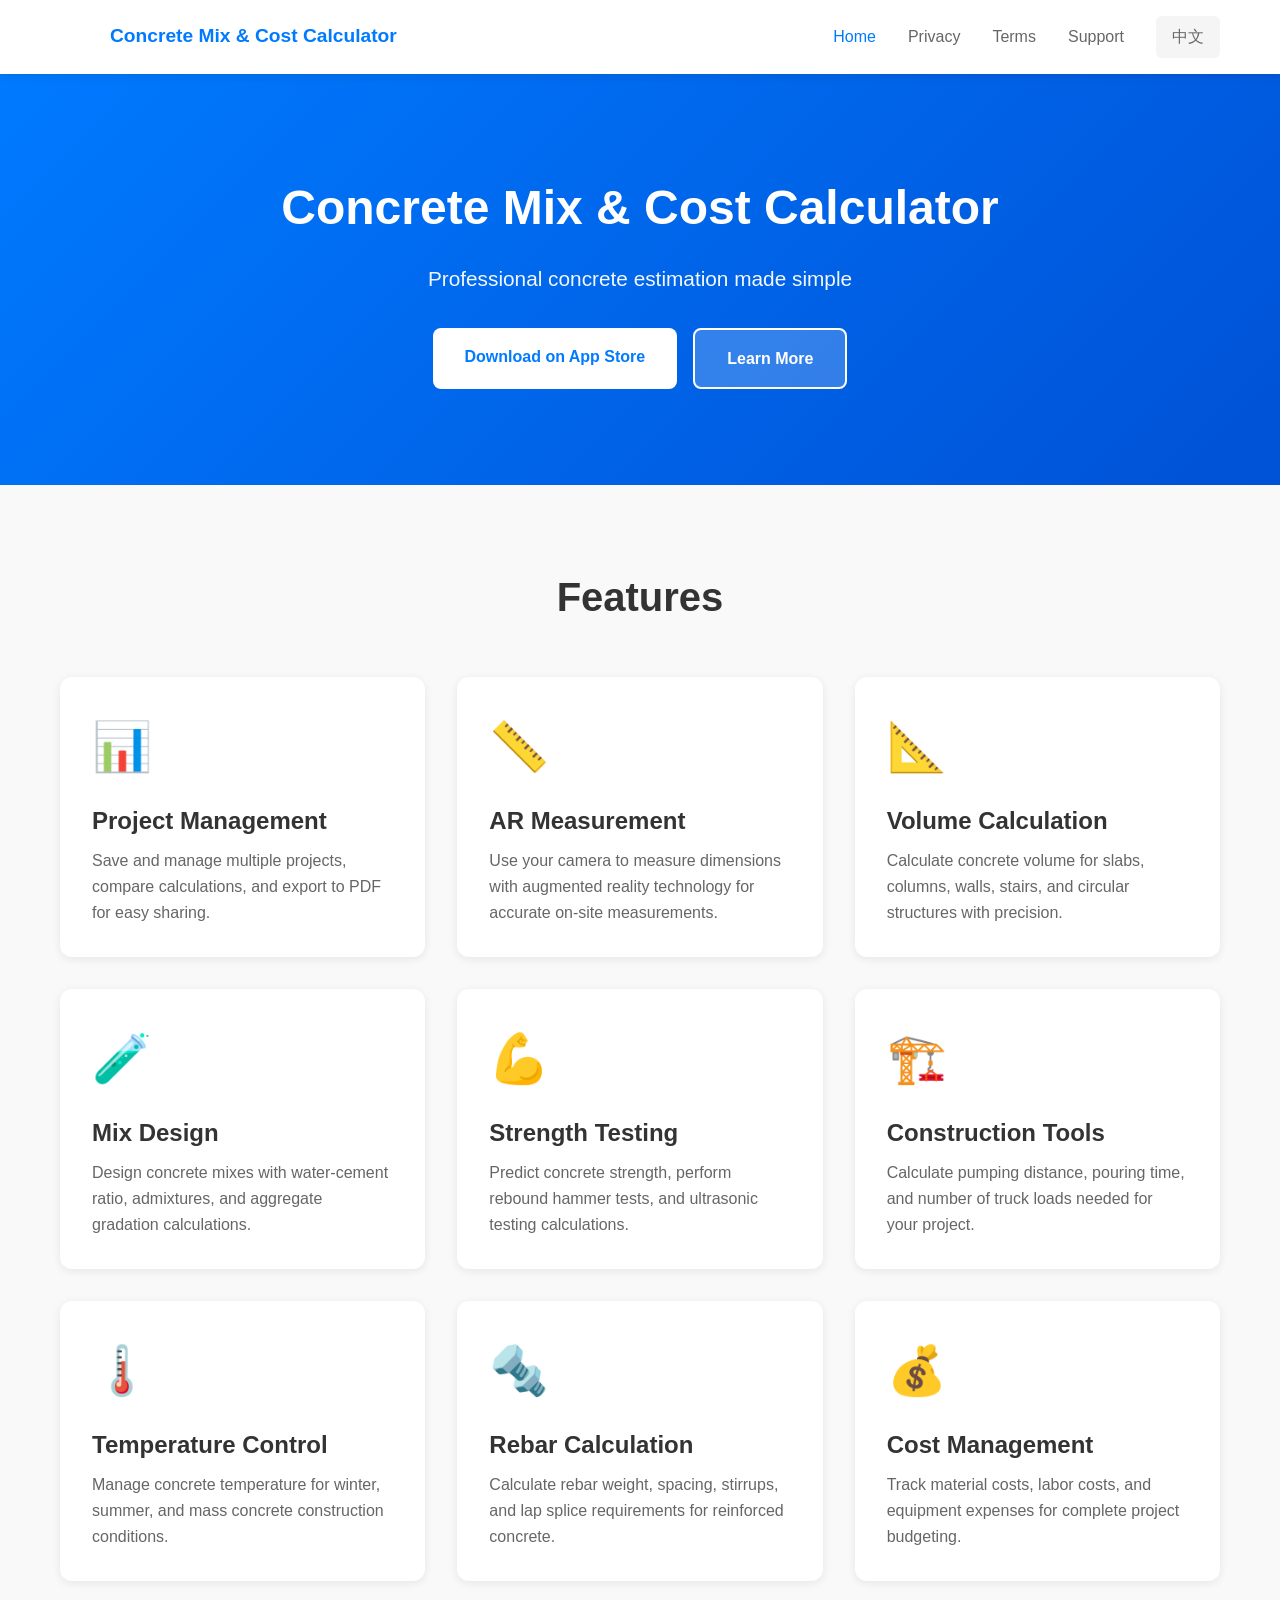
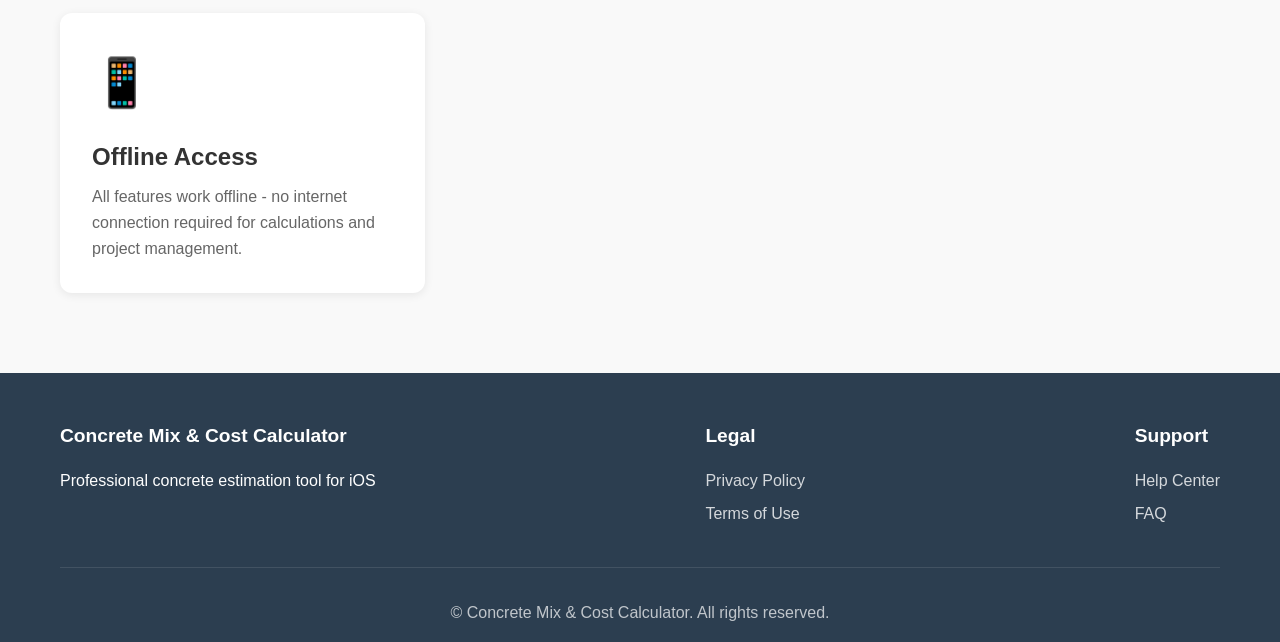
<file: index.html>
<!DOCTYPE html>
<html lang="en">
<head>
    <meta charset="UTF-8">
    <meta name="viewport" content="width=device-width, initial-scale=1.0">
    <title>Concrete Mix & Cost Calculator - Professional Concrete Estimation Tool</title>
    <link rel="stylesheet" href="styles.css">
</head>
<body>
    <nav class="navbar">
        <div class="container">
            <div class="nav-brand">
                <div class="nav-logo"></div>
                <span class="brand-name">Concrete Mix & Cost Calculator</span>
            </div>
            <div class="nav-links">
                <a href="index.html" class="active">Home</a>
                <a href="privacy.html">Privacy</a>
                <a href="terms.html">Terms</a>
                <a href="support.html">Support</a>
                <a href="zh/index.html" class="lang-switch">中文</a>
            </div>
        </div>
    </nav>

    <header class="hero">
        <div class="container">
            <div class="hero-content">
                <h1>Concrete Mix & Cost Calculator</h1>
                <p class="subtitle">Professional concrete estimation made simple</p>
                <div class="cta-buttons">
                    <a href="#" class="btn btn-primary">Download on App Store</a>
                    <a href="#features" class="btn btn-secondary">Learn More</a>
                </div>
            </div>
        </div>
    </header>

    <section id="features" class="features">
        <div class="container">
            <h2>Features</h2>
            <div class="features-grid">
                <div class="feature-card">
                    <div class="feature-icon">📊</div>
                    <h3>Project Management</h3>
                    <p>Save and manage multiple projects, compare calculations, and export to PDF for easy sharing.</p>
                </div>
                <div class="feature-card">
                    <div class="feature-icon">📏</div>
                    <h3>AR Measurement</h3>
                    <p>Use your camera to measure dimensions with augmented reality technology for accurate on-site measurements.</p>
                </div>
                <div class="feature-card">
                    <div class="feature-icon">📐</div>
                    <h3>Volume Calculation</h3>
                    <p>Calculate concrete volume for slabs, columns, walls, stairs, and circular structures with precision.</p>
                </div>
                <div class="feature-card">
                    <div class="feature-icon">🧪</div>
                    <h3>Mix Design</h3>
                    <p>Design concrete mixes with water-cement ratio, admixtures, and aggregate gradation calculations.</p>
                </div>
                <div class="feature-card">
                    <div class="feature-icon">💪</div>
                    <h3>Strength Testing</h3>
                    <p>Predict concrete strength, perform rebound hammer tests, and ultrasonic testing calculations.</p>
                </div>
                <div class="feature-card">
                    <div class="feature-icon">🏗️</div>
                    <h3>Construction Tools</h3>
                    <p>Calculate pumping distance, pouring time, and number of truck loads needed for your project.</p>
                </div>
                <div class="feature-card">
                    <div class="feature-icon">🌡️</div>
                    <h3>Temperature Control</h3>
                    <p>Manage concrete temperature for winter, summer, and mass concrete construction conditions.</p>
                </div>
                <div class="feature-card">
                    <div class="feature-icon">🔩</div>
                    <h3>Rebar Calculation</h3>
                    <p>Calculate rebar weight, spacing, stirrups, and lap splice requirements for reinforced concrete.</p>
                </div>
                <div class="feature-card">
                    <div class="feature-icon">💰</div>
                    <h3>Cost Management</h3>
                    <p>Track material costs, labor costs, and equipment expenses for complete project budgeting.</p>
                </div>
                <div class="feature-card">
                    <div class="feature-icon">📱</div>
                    <h3>Offline Access</h3>
                    <p>All features work offline - no internet connection required for calculations and project management.</p>
                </div>
            </div>
        </div>
    </section>

    <footer class="footer">
        <div class="container">
            <div class="footer-content">
                <div class="footer-section">
                    <h4>Concrete Mix & Cost Calculator</h4>
                    <p>Professional concrete estimation tool for iOS</p>
                </div>
                <div class="footer-section">
                    <h4>Legal</h4>
                    <ul>
                        <li><a href="privacy.html">Privacy Policy</a></li>
                        <li><a href="terms.html">Terms of Use</a></li>
                    </ul>
                </div>
                <div class="footer-section">
                    <h4>Support</h4>
                    <ul>
                        <li><a href="support.html">Help Center</a></li>
                        <li><a href="support.html#faq">FAQ</a></li>
                    </ul>
                </div>
            </div>
            <div class="footer-bottom">
                <p>&copy; Concrete Mix & Cost Calculator. All rights reserved.</p>
            </div>
        </div>
    </footer>
</body>
</html>
</file>
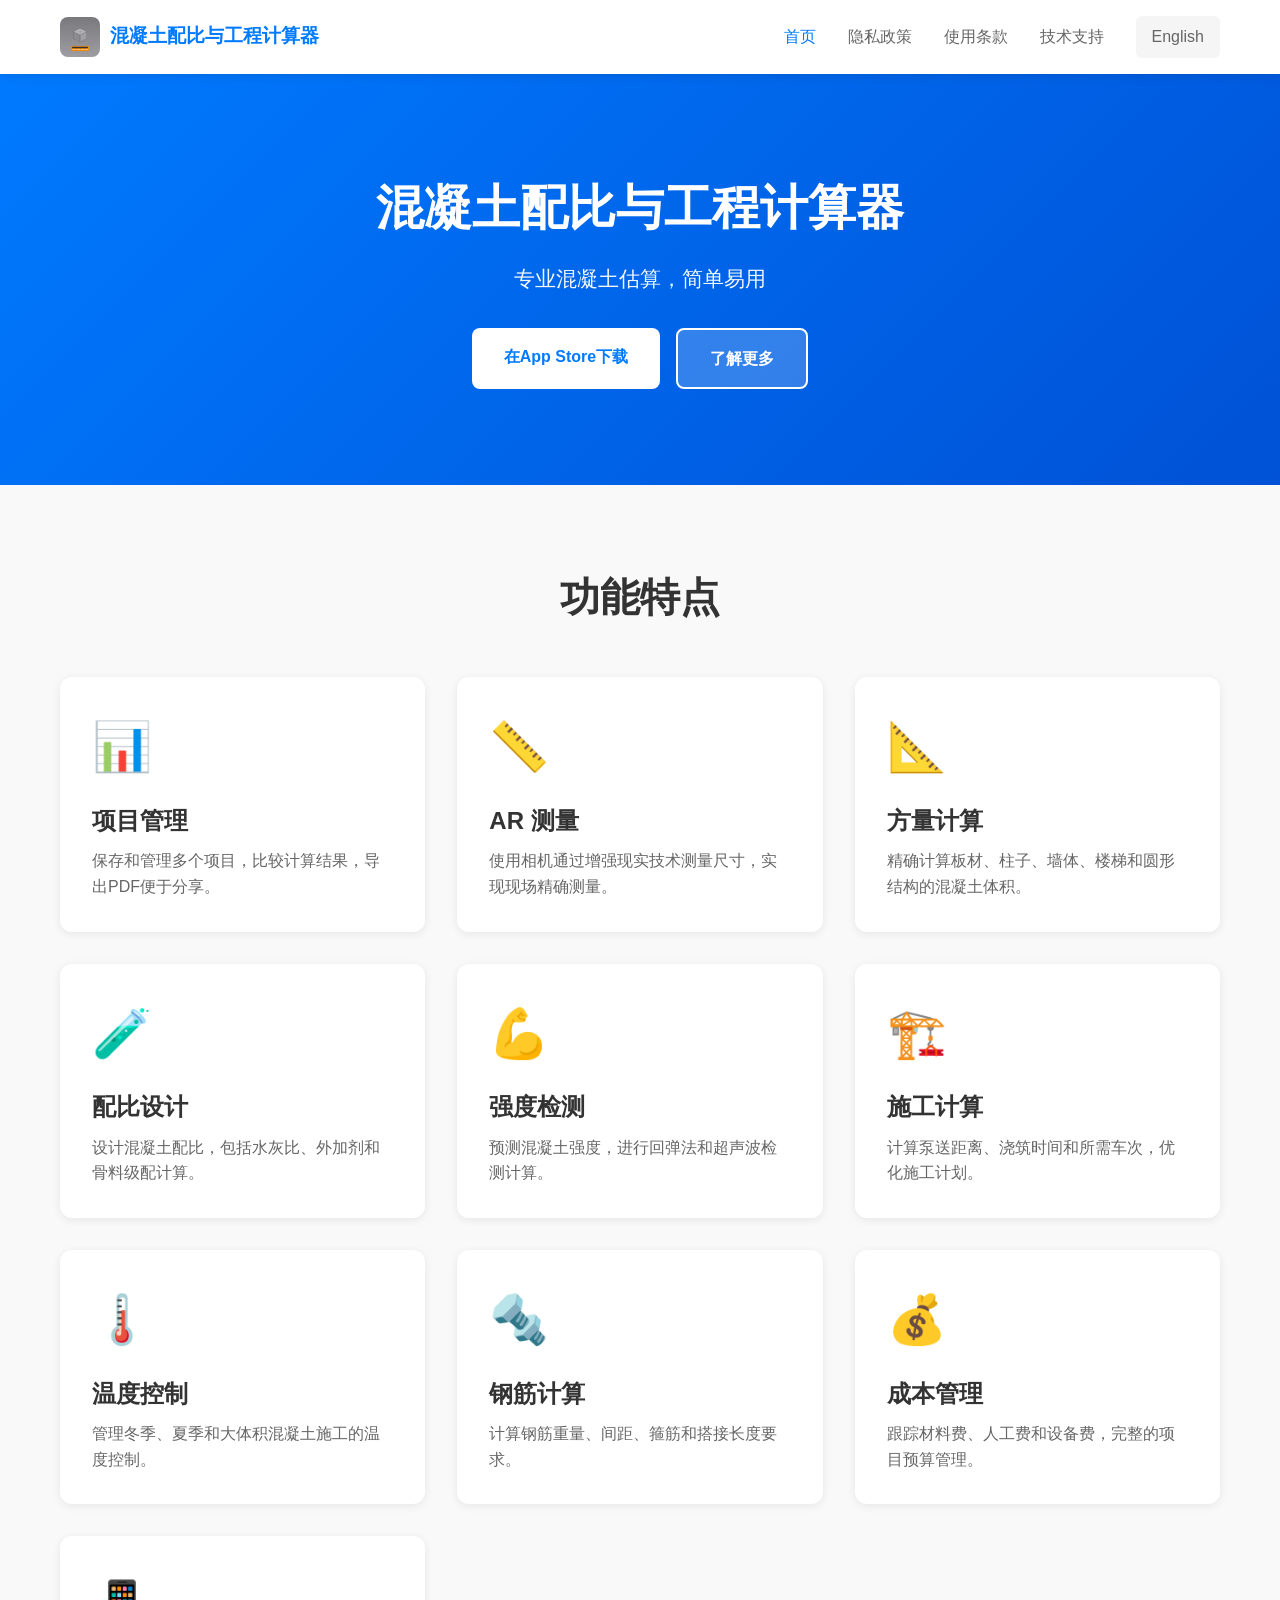
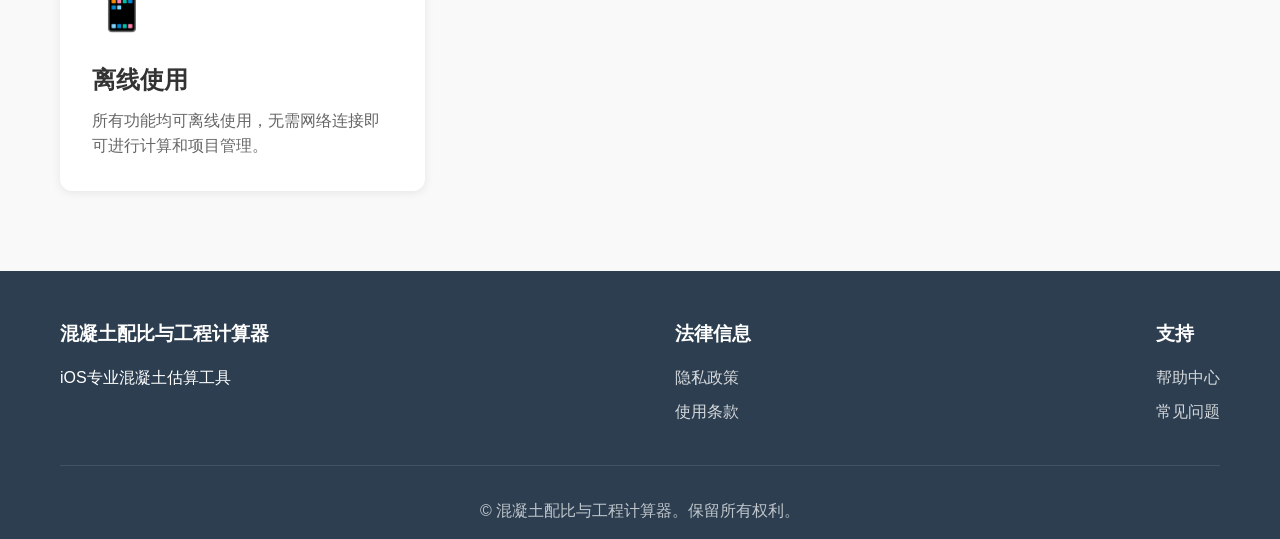
<file: zh/index.html>
<!DOCTYPE html>
<html lang="zh">
<head>
    <meta charset="UTF-8">
    <meta name="viewport" content="width=device-width, initial-scale=1.0">
    <title>混凝土配比与工程计算器 - 专业混凝土估算工具</title>
    <link rel="stylesheet" href="../styles.css">
</head>
<body>
    <nav class="navbar">
        <div class="container">
            <div class="nav-brand">
                <img src="[data-uri]" alt="混凝土配比与工程计算器" class="nav-logo">
                <span class="brand-name">混凝土配比与工程计算器</span>
            </div>
            <div class="nav-links">
                <a href="index.html" class="active">首页</a>
                <a href="privacy.html">隐私政策</a>
                <a href="terms.html">使用条款</a>
                <a href="support.html">技术支持</a>
                <a href="../index.html" class="lang-switch">English</a>
            </div>
        </div>
    </nav>

    <header class="hero">
        <div class="container">
            <div class="hero-content">
                <h1>混凝土配比与工程计算器</h1>
                <p class="subtitle">专业混凝土估算，简单易用</p>
                <div class="cta-buttons">
                    <a href="#" class="btn btn-primary">在App Store下载</a>
                    <a href="#features" class="btn btn-secondary">了解更多</a>
                </div>
            </div>
        </div>
    </header>

        <section id="features" class="features">
        <div class="container">
            <h2>功能特点</h2>
            <div class="features-grid">
                <div class="feature-card">
                    <div class="feature-icon">📊</div>
                    <h3>项目管理</h3>
                    <p>保存和管理多个项目，比较计算结果，导出PDF便于分享。</p>
                </div>
                <div class="feature-card">
                    <div class="feature-icon">📏</div>
                    <h3>AR 测量</h3>
                    <p>使用相机通过增强现实技术测量尺寸，实现现场精确测量。</p>
                </div>
                <div class="feature-card">
                    <div class="feature-icon">📐</div>
                    <h3>方量计算</h3>
                    <p>精确计算板材、柱子、墙体、楼梯和圆形结构的混凝土体积。</p>
                </div>
                <div class="feature-card">
                    <div class="feature-icon">🧪</div>
                    <h3>配比设计</h3>
                    <p>设计混凝土配比，包括水灰比、外加剂和骨料级配计算。</p>
                </div>
                <div class="feature-card">
                    <div class="feature-icon">💪</div>
                    <h3>强度检测</h3>
                    <p>预测混凝土强度，进行回弹法和超声波检测计算。</p>
                </div>
                <div class="feature-card">
                    <div class="feature-icon">🏗️</div>
                    <h3>施工计算</h3>
                    <p>计算泵送距离、浇筑时间和所需车次，优化施工计划。</p>
                </div>
                <div class="feature-card">
                    <div class="feature-icon">🌡️</div>
                    <h3>温度控制</h3>
                    <p>管理冬季、夏季和大体积混凝土施工的温度控制。</p>
                </div>
                <div class="feature-card">
                    <div class="feature-icon">🔩</div>
                    <h3>钢筋计算</h3>
                    <p>计算钢筋重量、间距、箍筋和搭接长度要求。</p>
                </div>
                <div class="feature-card">
                    <div class="feature-icon">💰</div>
                    <h3>成本管理</h3>
                    <p>跟踪材料费、人工费和设备费，完整的项目预算管理。</p>
                </div>
                <div class="feature-card">
                    <div class="feature-icon">📱</div>
                    <h3>离线使用</h3>
                    <p>所有功能均可离线使用，无需网络连接即可进行计算和项目管理。</p>
                </div>
            </div>
        </div>
    </section>



    <footer class="footer">
        <div class="container">
            <div class="footer-content">
                <div class="footer-section">
                    <h4>混凝土配比与工程计算器</h4>
                    <p>iOS专业混凝土估算工具</p>
                </div>
                <div class="footer-section">
                    <h4>法律信息</h4>
                    <ul>
                        <li><a href="privacy.html">隐私政策</a></li>
                        <li><a href="terms.html">使用条款</a></li>
                    </ul>
                </div>
                <div class="footer-section">
                    <h4>支持</h4>
                    <ul>
                        <li><a href="support.html">帮助中心</a></li>
                        <li><a href="support.html#faq">常见问题</a></li>
                    </ul>
                </div>
            </div>
            <div class="footer-bottom">
                <p>&copy; 混凝土配比与工程计算器。保留所有权利。</p>
            </div>
        </div>
    </footer>
</body>
</html>
</file>
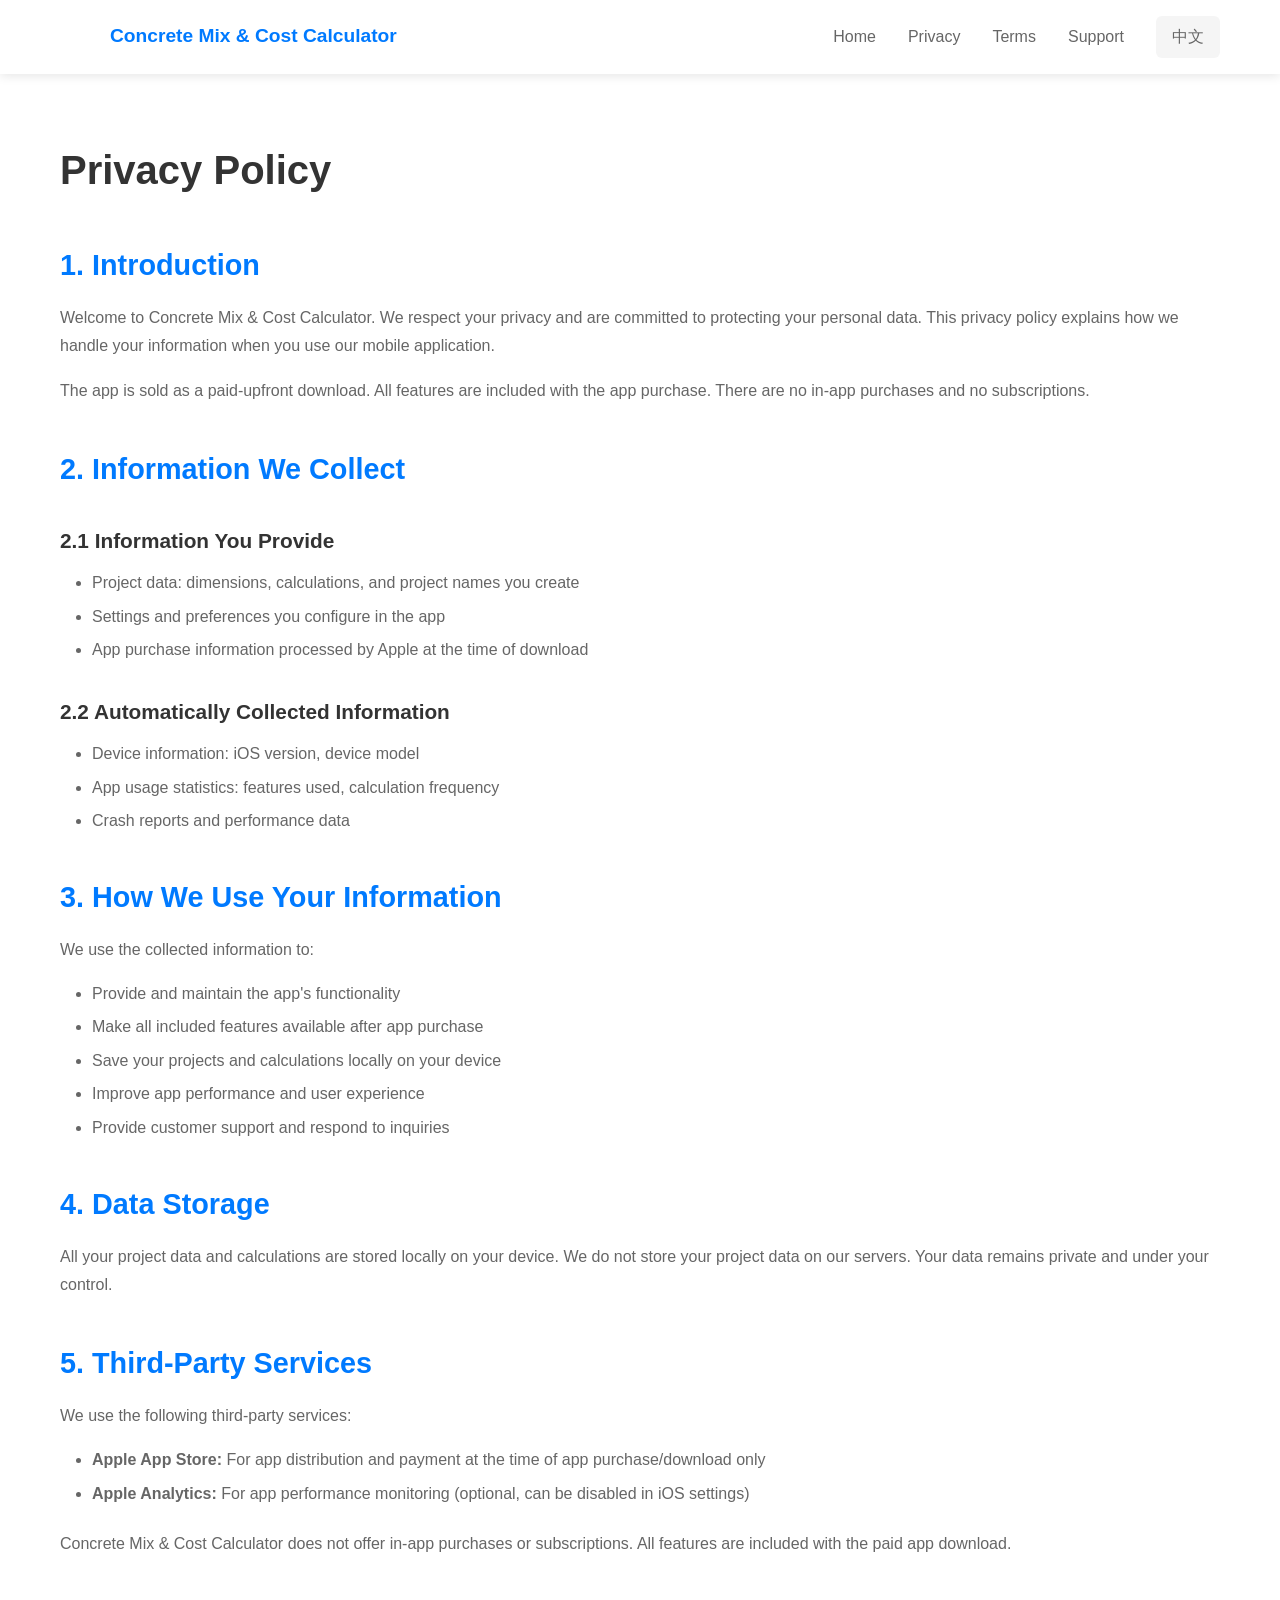
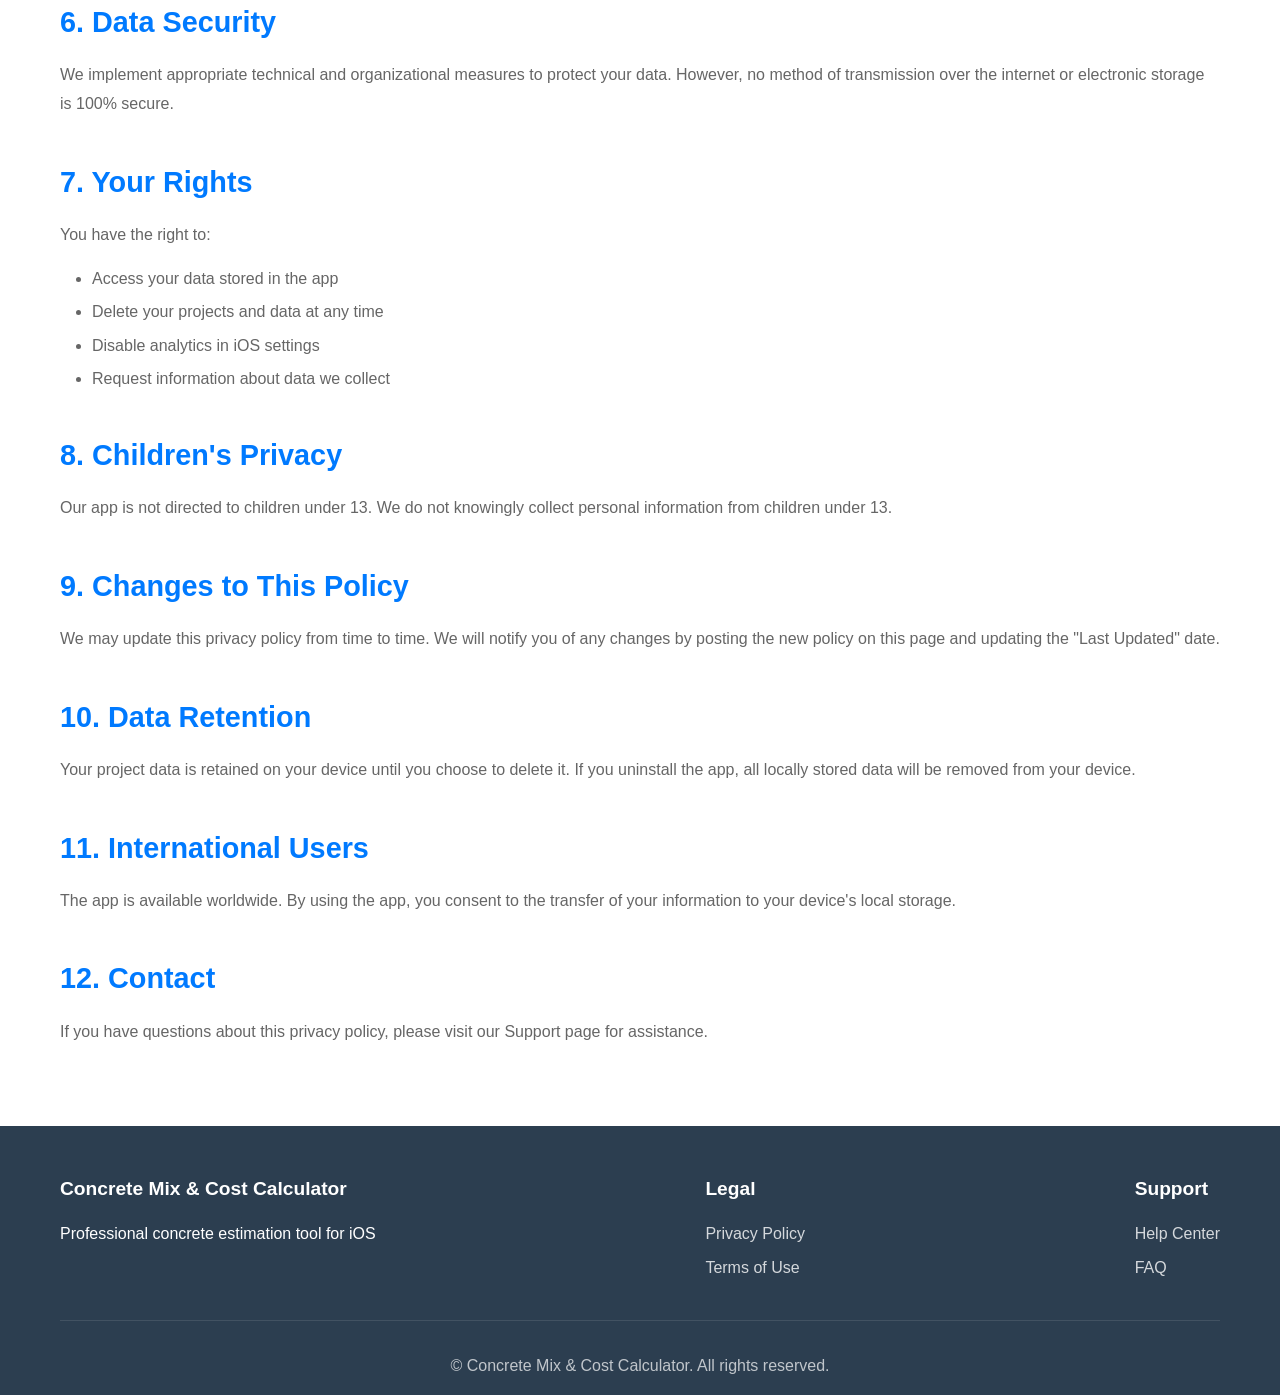
<file: privacy.html>
<!DOCTYPE html>
<html lang="en">
<head>
    <meta charset="UTF-8">
    <meta name="viewport" content="width=device-width, initial-scale=1.0">
    <title>Privacy Policy - Concrete Mix & Cost Calculator</title>
    <link rel="stylesheet" href="styles.css">
</head>
<body>
    <nav class="navbar">
        <div class="container">
            <div class="nav-brand">
                <div class="nav-logo"></div>
                <span class="brand-name">Concrete Mix & Cost Calculator</span>
            </div>
            <div class="nav-links">
                <a href="index.html">Home</a>
                <a href="privacy.html">Privacy</a>
                <a href="terms.html">Terms</a>
                <a href="support.html">Support</a>
                <a href="zh/index.html" class="lang-switch">中文</a>
            </div>
        </div>
    </nav>




    <section class="content-page">
        <div class="container">
            <h1>Privacy Policy</h1>

            <h2>1. Introduction</h2>
            <p>Welcome to Concrete Mix & Cost Calculator. We respect your privacy and are committed to protecting your personal data. This privacy policy explains how we handle your information when you use our mobile application.</p>
            <p>The app is sold as a paid-upfront download. All features are included with the app purchase. There are no in-app purchases and no subscriptions.</p>

            <h2>2. Information We Collect</h2>
            <h3>2.1 Information You Provide</h3>
            <ul>
                <li>Project data: dimensions, calculations, and project names you create</li>
                <li>Settings and preferences you configure in the app</li>
                <li>App purchase information processed by Apple at the time of download</li>
            </ul>

            <h3>2.2 Automatically Collected Information</h3>
            <ul>
                <li>Device information: iOS version, device model</li>
                <li>App usage statistics: features used, calculation frequency</li>
                <li>Crash reports and performance data</li>
            </ul>

            <h2>3. How We Use Your Information</h2>
            <p>We use the collected information to:</p>
            <ul>
                <li>Provide and maintain the app's functionality</li>
                <li>Make all included features available after app purchase</li>
                <li>Save your projects and calculations locally on your device</li>
                <li>Improve app performance and user experience</li>
                <li>Provide customer support and respond to inquiries</li>
            </ul>

            <h2>4. Data Storage</h2>
            <p>All your project data and calculations are stored locally on your device. We do not store your project data on our servers. Your data remains private and under your control.</p>

            <h2>5. Third-Party Services</h2>
            <p>We use the following third-party services:</p>
            <ul>
                <li><strong>Apple App Store:</strong> For app distribution and payment at the time of app purchase/download only</li>
                <li><strong>Apple Analytics:</strong> For app performance monitoring (optional, can be disabled in iOS settings)</li>
            </ul>
            <p>Concrete Mix & Cost Calculator does not offer in-app purchases or subscriptions. All features are included with the paid app download.</p>

            <h2>6. Data Security</h2>
            <p>We implement appropriate technical and organizational measures to protect your data. However, no method of transmission over the internet or electronic storage is 100% secure.</p>

            <h2>7. Your Rights</h2>
            <p>You have the right to:</p>
            <ul>
                <li>Access your data stored in the app</li>
                <li>Delete your projects and data at any time</li>
                <li>Disable analytics in iOS settings</li>
                <li>Request information about data we collect</li>
            </ul>

            <h2>8. Children's Privacy</h2>
            <p>Our app is not directed to children under 13. We do not knowingly collect personal information from children under 13.</p>

            <h2>9. Changes to This Policy</h2>
            <p>We may update this privacy policy from time to time. We will notify you of any changes by posting the new policy on this page and updating the "Last Updated" date.</p>

            <h2>10. Data Retention</h2>
            <p>Your project data is retained on your device until you choose to delete it. If you uninstall the app, all locally stored data will be removed from your device.</p>

            <h2>11. International Users</h2>
            <p>The app is available worldwide. By using the app, you consent to the transfer of your information to your device's local storage.</p>

            <h2>12. Contact</h2>
            <p>If you have questions about this privacy policy, please visit our Support page for assistance.</p>
        </div>
    </section>

    <footer class="footer">
        <div class="container">
            <div class="footer-content">
                <div class="footer-section">
                    <h4>Concrete Mix & Cost Calculator</h4>
                    <p>Professional concrete estimation tool for iOS</p>
                </div>
                <div class="footer-section">
                    <h4>Legal</h4>
                    <ul>
                        <li><a href="privacy.html">Privacy Policy</a></li>
                        <li><a href="terms.html">Terms of Use</a></li>
                    </ul>
                </div>
                <div class="footer-section">
                    <h4>Support</h4>
                    <ul>
                        <li><a href="support.html">Help Center</a></li>
                        <li><a href="support.html#faq">FAQ</a></li>
                    </ul>
                </div>
            </div>
            <div class="footer-bottom">
                <p>&copy; Concrete Mix & Cost Calculator. All rights reserved.</p>
            </div>
        </div>
    </footer>
</body>
</html>
</file>
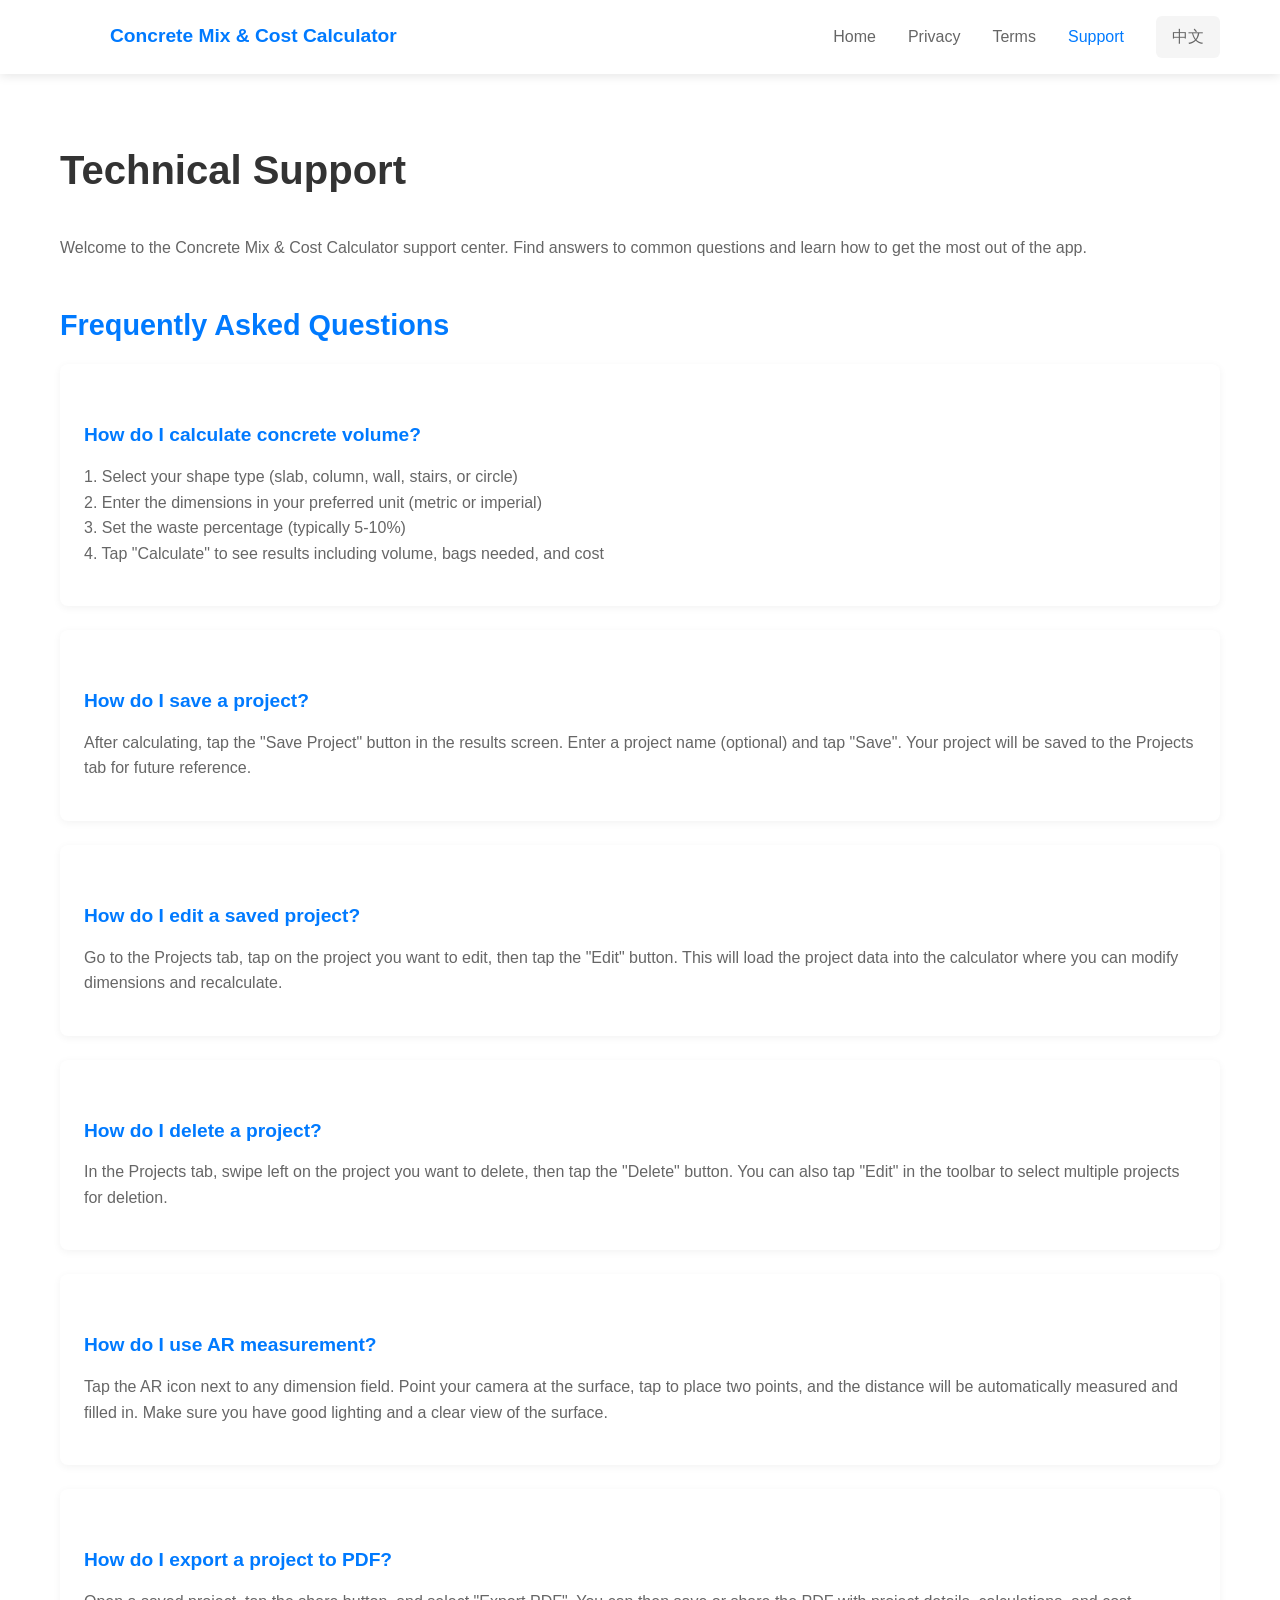
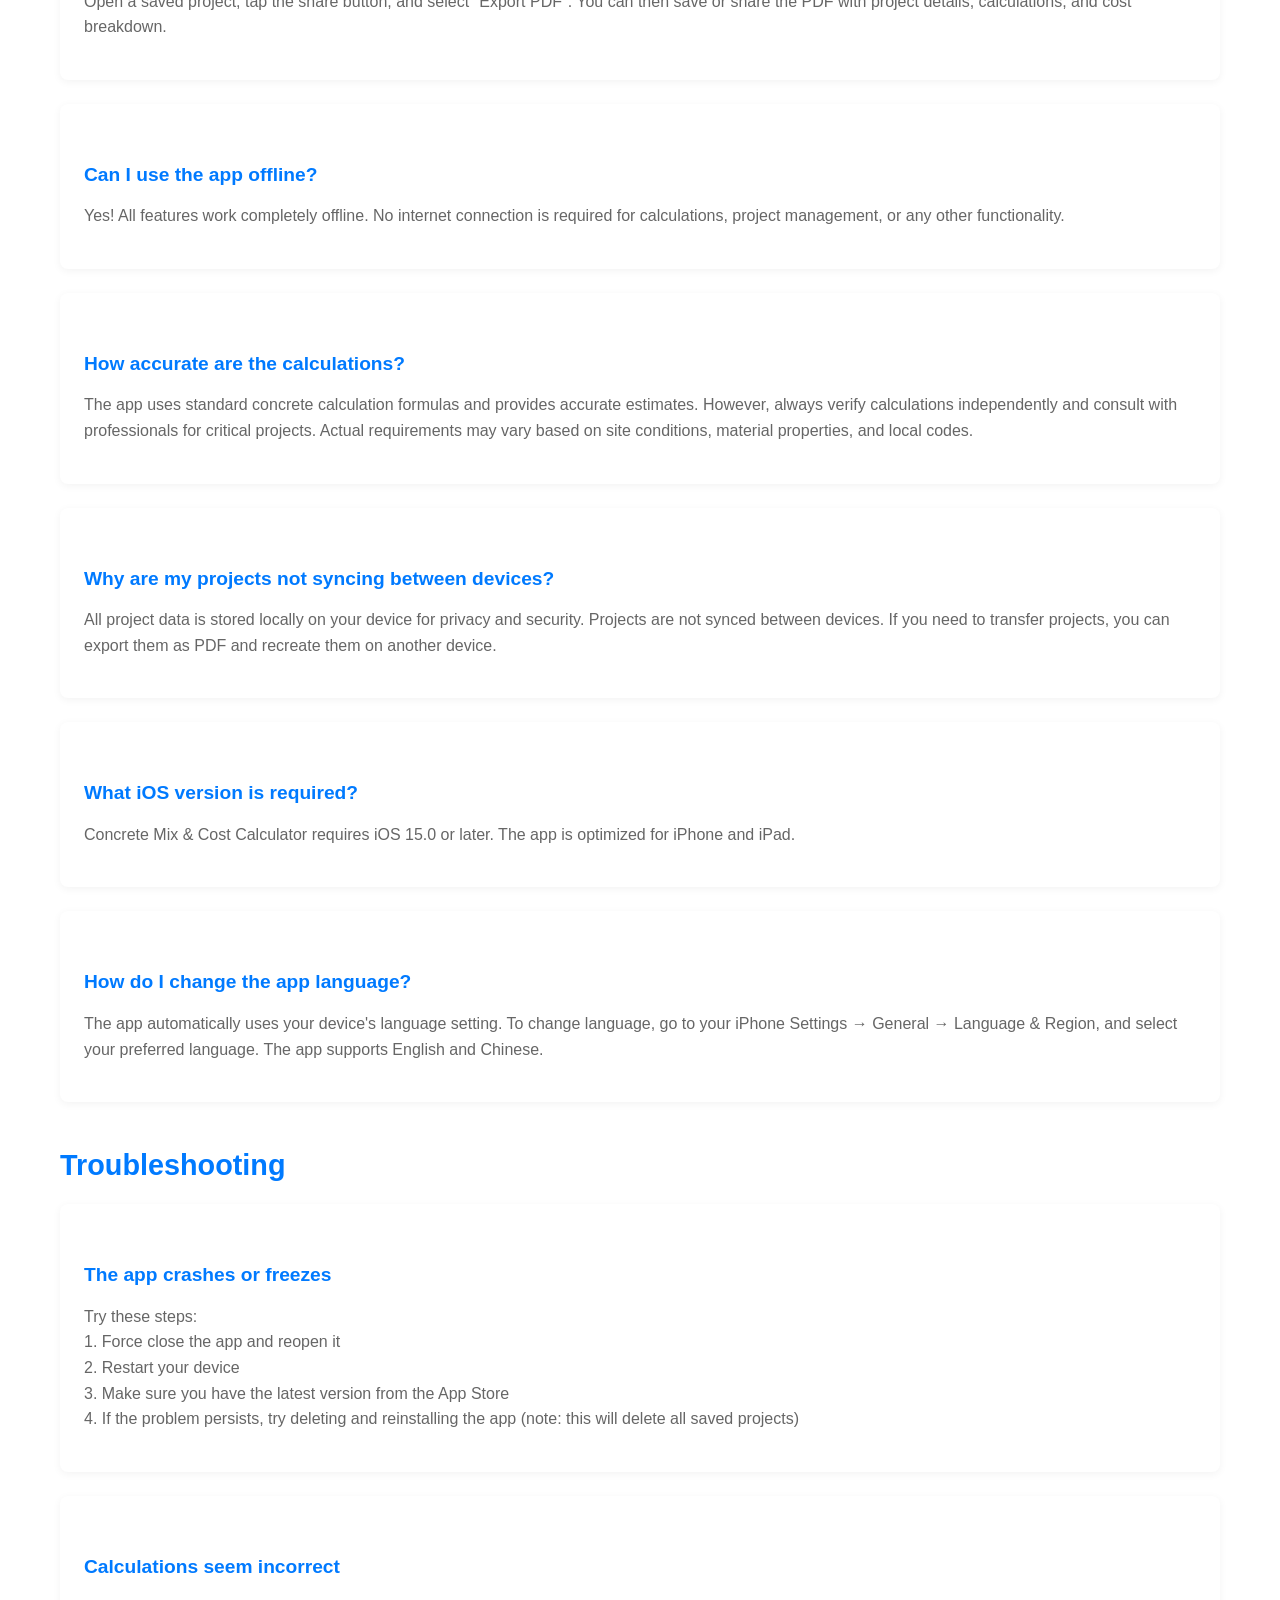
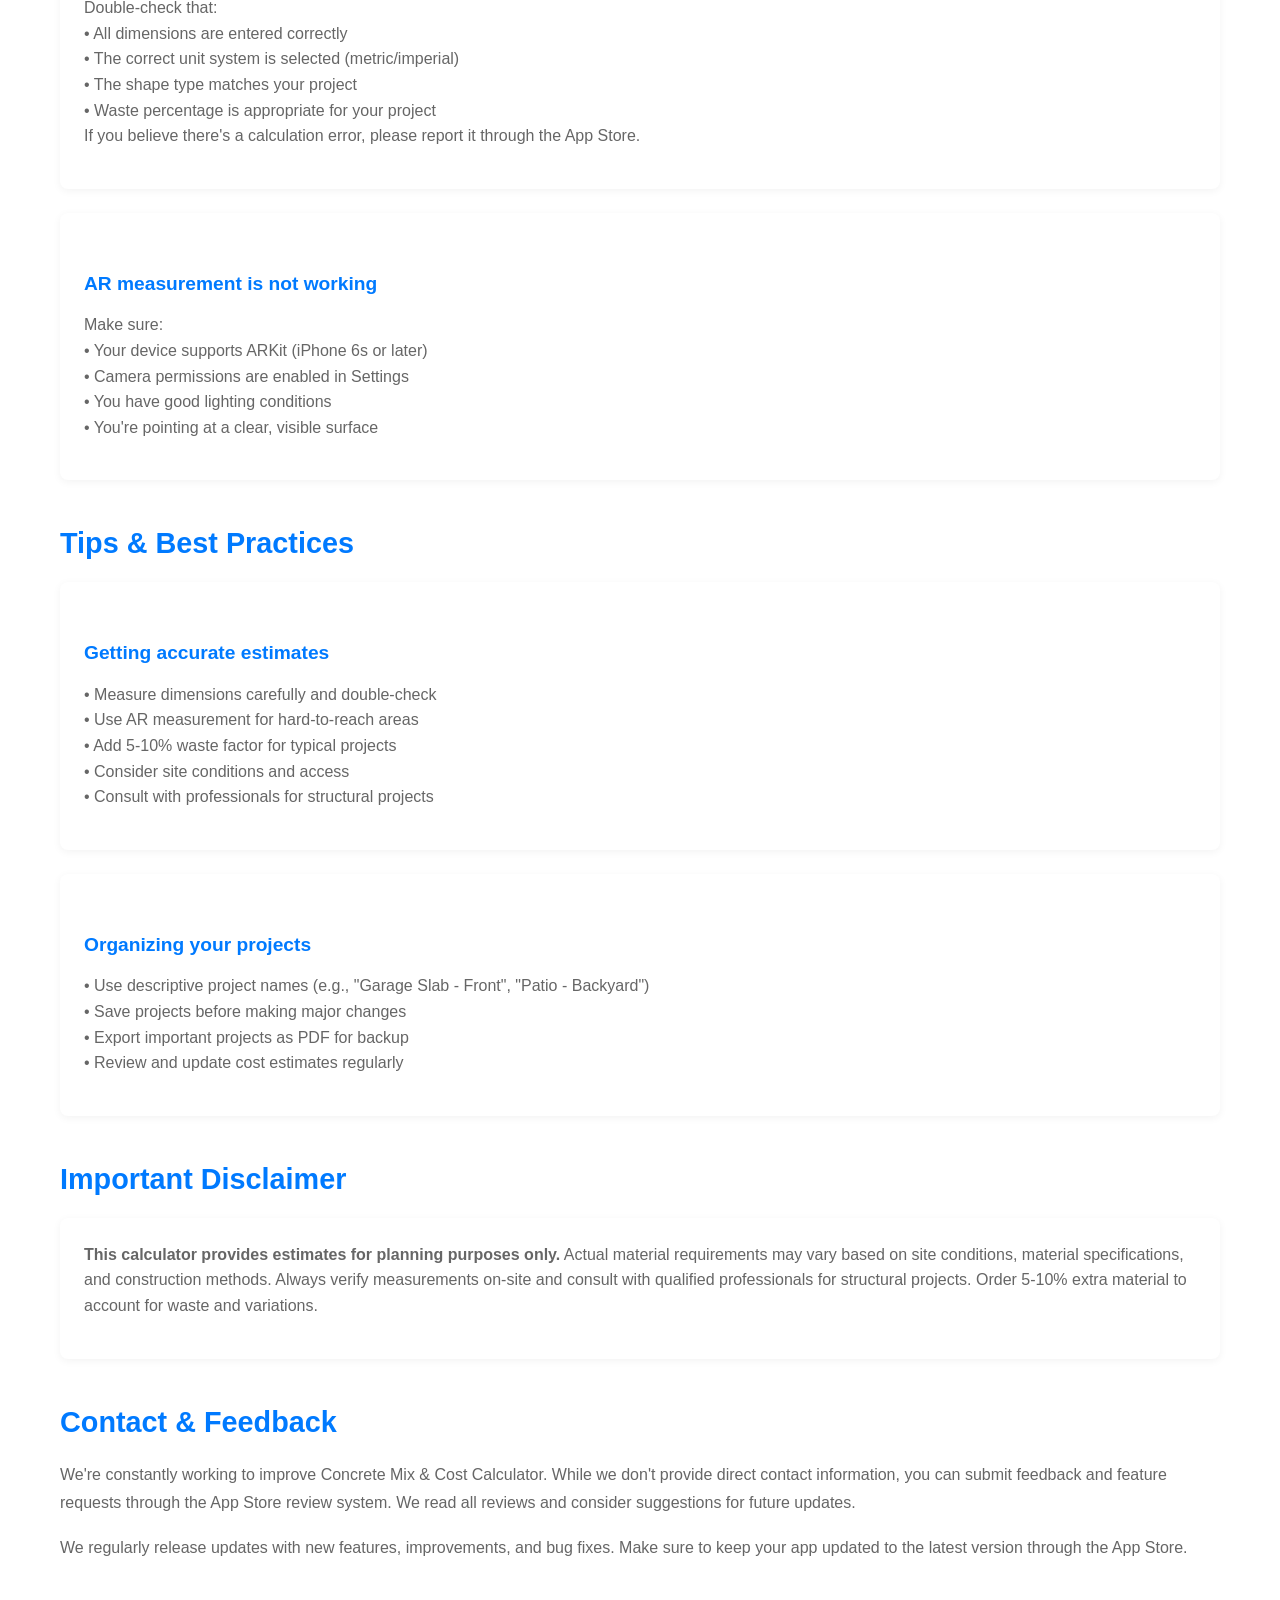
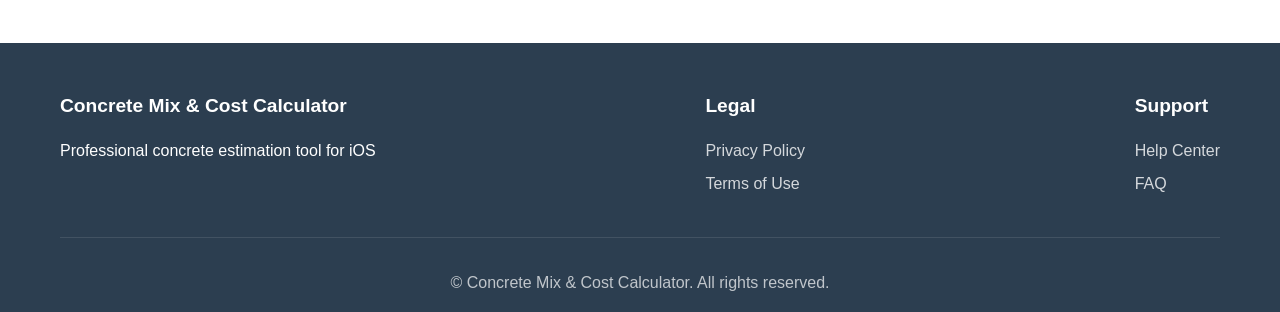
<file: support.html>
<!DOCTYPE html>
<html lang="en">
<head>
    <meta charset="UTF-8">
    <meta name="viewport" content="width=device-width, initial-scale=1.0">
    <title>Support - Concrete Mix & Cost Calculator</title>
    <link rel="stylesheet" href="styles.css">
</head>
<body>
    <nav class="navbar">
        <div class="container">
            <div class="nav-brand">
                <div class="nav-logo"></div>
                <span class="brand-name">Concrete Mix & Cost Calculator</span>
            </div>
            <div class="nav-links">
                <a href="index.html">Home</a>
                <a href="privacy.html">Privacy</a>
                <a href="terms.html">Terms</a>
                <a href="support.html" class="active">Support</a>
                <a href="zh/index.html" class="lang-switch">中文</a>
            </div>
        </div>
    </nav>

    <section class="content-page">
        <div class="container">
            <h1>Technical Support</h1>
            <p>Welcome to the Concrete Mix & Cost Calculator support center. Find answers to common questions and learn how to get the most out of the app.</p>

            <h2 id="faq">Frequently Asked Questions</h2>

            <div class="faq-item">
                <h3>How do I calculate concrete volume?</h3>
                <p>1. Select your shape type (slab, column, wall, stairs, or circle)<br>
                2. Enter the dimensions in your preferred unit (metric or imperial)<br>
                3. Set the waste percentage (typically 5-10%)<br>
                4. Tap "Calculate" to see results including volume, bags needed, and cost</p>
            </div>

            <div class="faq-item">
                <h3>How do I save a project?</h3>
                <p>After calculating, tap the "Save Project" button in the results screen. Enter a project name (optional) and tap "Save". Your project will be saved to the Projects tab for future reference.</p>
            </div>

            <div class="faq-item">
                <h3>How do I edit a saved project?</h3>
                <p>Go to the Projects tab, tap on the project you want to edit, then tap the "Edit" button. This will load the project data into the calculator where you can modify dimensions and recalculate.</p>
            </div>

            <div class="faq-item">
                <h3>How do I delete a project?</h3>
                <p>In the Projects tab, swipe left on the project you want to delete, then tap the "Delete" button. You can also tap "Edit" in the toolbar to select multiple projects for deletion.</p>
            </div>

            <div class="faq-item">
                <h3>How do I use AR measurement?</h3>
                <p>Tap the AR icon next to any dimension field. Point your camera at the surface, tap to place two points, and the distance will be automatically measured and filled in. Make sure you have good lighting and a clear view of the surface.</p>
            </div>

            <div class="faq-item">
                <h3>How do I export a project to PDF?</h3>
                <p>Open a saved project, tap the share button, and select "Export PDF". You can then save or share the PDF with project details, calculations, and cost breakdown.</p>
            </div>

            <div class="faq-item">
                <h3>Can I use the app offline?</h3>
                <p>Yes! All features work completely offline. No internet connection is required for calculations, project management, or any other functionality.</p>
            </div>

            <div class="faq-item">
                <h3>How accurate are the calculations?</h3>
                <p>The app uses standard concrete calculation formulas and provides accurate estimates. However, always verify calculations independently and consult with professionals for critical projects. Actual requirements may vary based on site conditions, material properties, and local codes.</p>
            </div>

            <div class="faq-item">
                <h3>Why are my projects not syncing between devices?</h3>
                <p>All project data is stored locally on your device for privacy and security. Projects are not synced between devices. If you need to transfer projects, you can export them as PDF and recreate them on another device.</p>
            </div>

            <div class="faq-item">
                <h3>What iOS version is required?</h3>
                <p>Concrete Mix & Cost Calculator requires iOS 15.0 or later. The app is optimized for iPhone and iPad.</p>
            </div>

            <div class="faq-item">
                <h3>How do I change the app language?</h3>
                <p>The app automatically uses your device's language setting. To change language, go to your iPhone Settings → General → Language & Region, and select your preferred language. The app supports English and Chinese.</p>
            </div>

            <h2>Troubleshooting</h2>

            <div class="faq-item">
                <h3>The app crashes or freezes</h3>
                <p>Try these steps:<br>
                1. Force close the app and reopen it<br>
                2. Restart your device<br>
                3. Make sure you have the latest version from the App Store<br>
                4. If the problem persists, try deleting and reinstalling the app (note: this will delete all saved projects)</p>
            </div>

            <div class="faq-item">
                <h3>Calculations seem incorrect</h3>
                <p>Double-check that:<br>
                • All dimensions are entered correctly<br>
                • The correct unit system is selected (metric/imperial)<br>
                • The shape type matches your project<br>
                • Waste percentage is appropriate for your project<br>
                If you believe there's a calculation error, please report it through the App Store.</p>
            </div>

            <div class="faq-item">
                <h3>AR measurement is not working</h3>
                <p>Make sure:<br>
                • Your device supports ARKit (iPhone 6s or later)<br>
                • Camera permissions are enabled in Settings<br>
                • You have good lighting conditions<br>
                • You're pointing at a clear, visible surface</p>
            </div>

            <h2>Tips & Best Practices</h2>

            <div class="faq-item">
                <h3>Getting accurate estimates</h3>
                <p>• Measure dimensions carefully and double-check<br>
                • Use AR measurement for hard-to-reach areas<br>
                • Add 5-10% waste factor for typical projects<br>
                • Consider site conditions and access<br>
                • Consult with professionals for structural projects</p>
            </div>

            <div class="faq-item">
                <h3>Organizing your projects</h3>
                <p>• Use descriptive project names (e.g., "Garage Slab - Front", "Patio - Backyard")<br>
                • Save projects before making major changes<br>
                • Export important projects as PDF for backup<br>
                • Review and update cost estimates regularly</p>
            </div>

            <h2>Important Disclaimer</h2>
            <div class="faq-item disclaimer-box">
                <p><strong>This calculator provides estimates for planning purposes only.</strong> Actual material requirements may vary based on site conditions, material specifications, and construction methods. Always verify measurements on-site and consult with qualified professionals for structural projects. Order 5-10% extra material to account for waste and variations.</p>
            </div>

            <h2>Contact & Feedback</h2>
            <p>We're constantly working to improve Concrete Mix & Cost Calculator. While we don't provide direct contact information, you can submit feedback and feature requests through the App Store review system. We read all reviews and consider suggestions for future updates.</p>

            <p>We regularly release updates with new features, improvements, and bug fixes. Make sure to keep your app updated to the latest version through the App Store.</p>
        </div>
    </section>

    <footer class="footer">
        <div class="container">
            <div class="footer-content">
                <div class="footer-section">
                    <h4>Concrete Mix & Cost Calculator</h4>
                    <p>Professional concrete estimation tool for iOS</p>
                </div>
                <div class="footer-section">
                    <h4>Legal</h4>
                    <ul>
                        <li><a href="privacy.html">Privacy Policy</a></li>
                        <li><a href="terms.html">Terms of Use</a></li>
                    </ul>
                </div>
                <div class="footer-section">
                    <h4>Support</h4>
                    <ul>
                        <li><a href="support.html">Help Center</a></li>
                        <li><a href="support.html#faq">FAQ</a></li>
                    </ul>
                </div>
            </div>
            <div class="footer-bottom">
                <p>&copy; Concrete Mix & Cost Calculator. All rights reserved.</p>
            </div>
        </div>
    </footer>
</body>
</html>
</file>
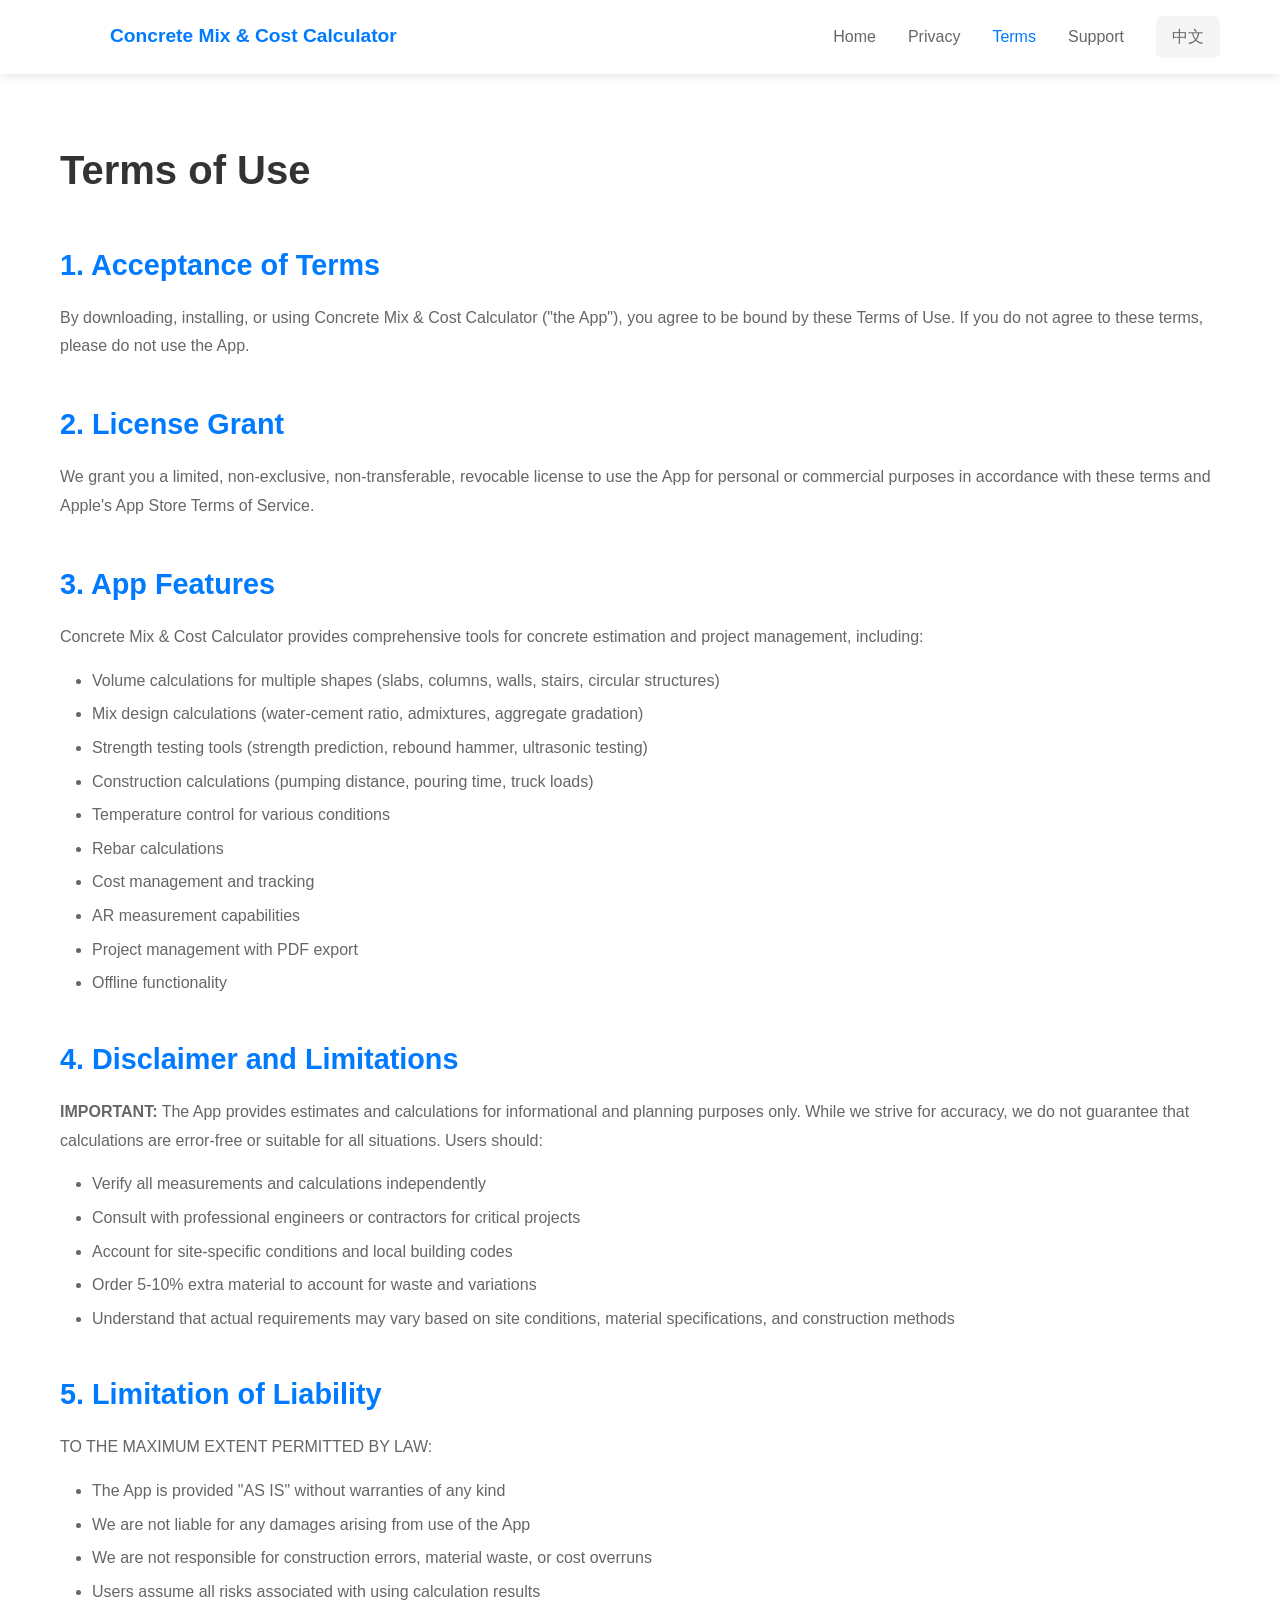
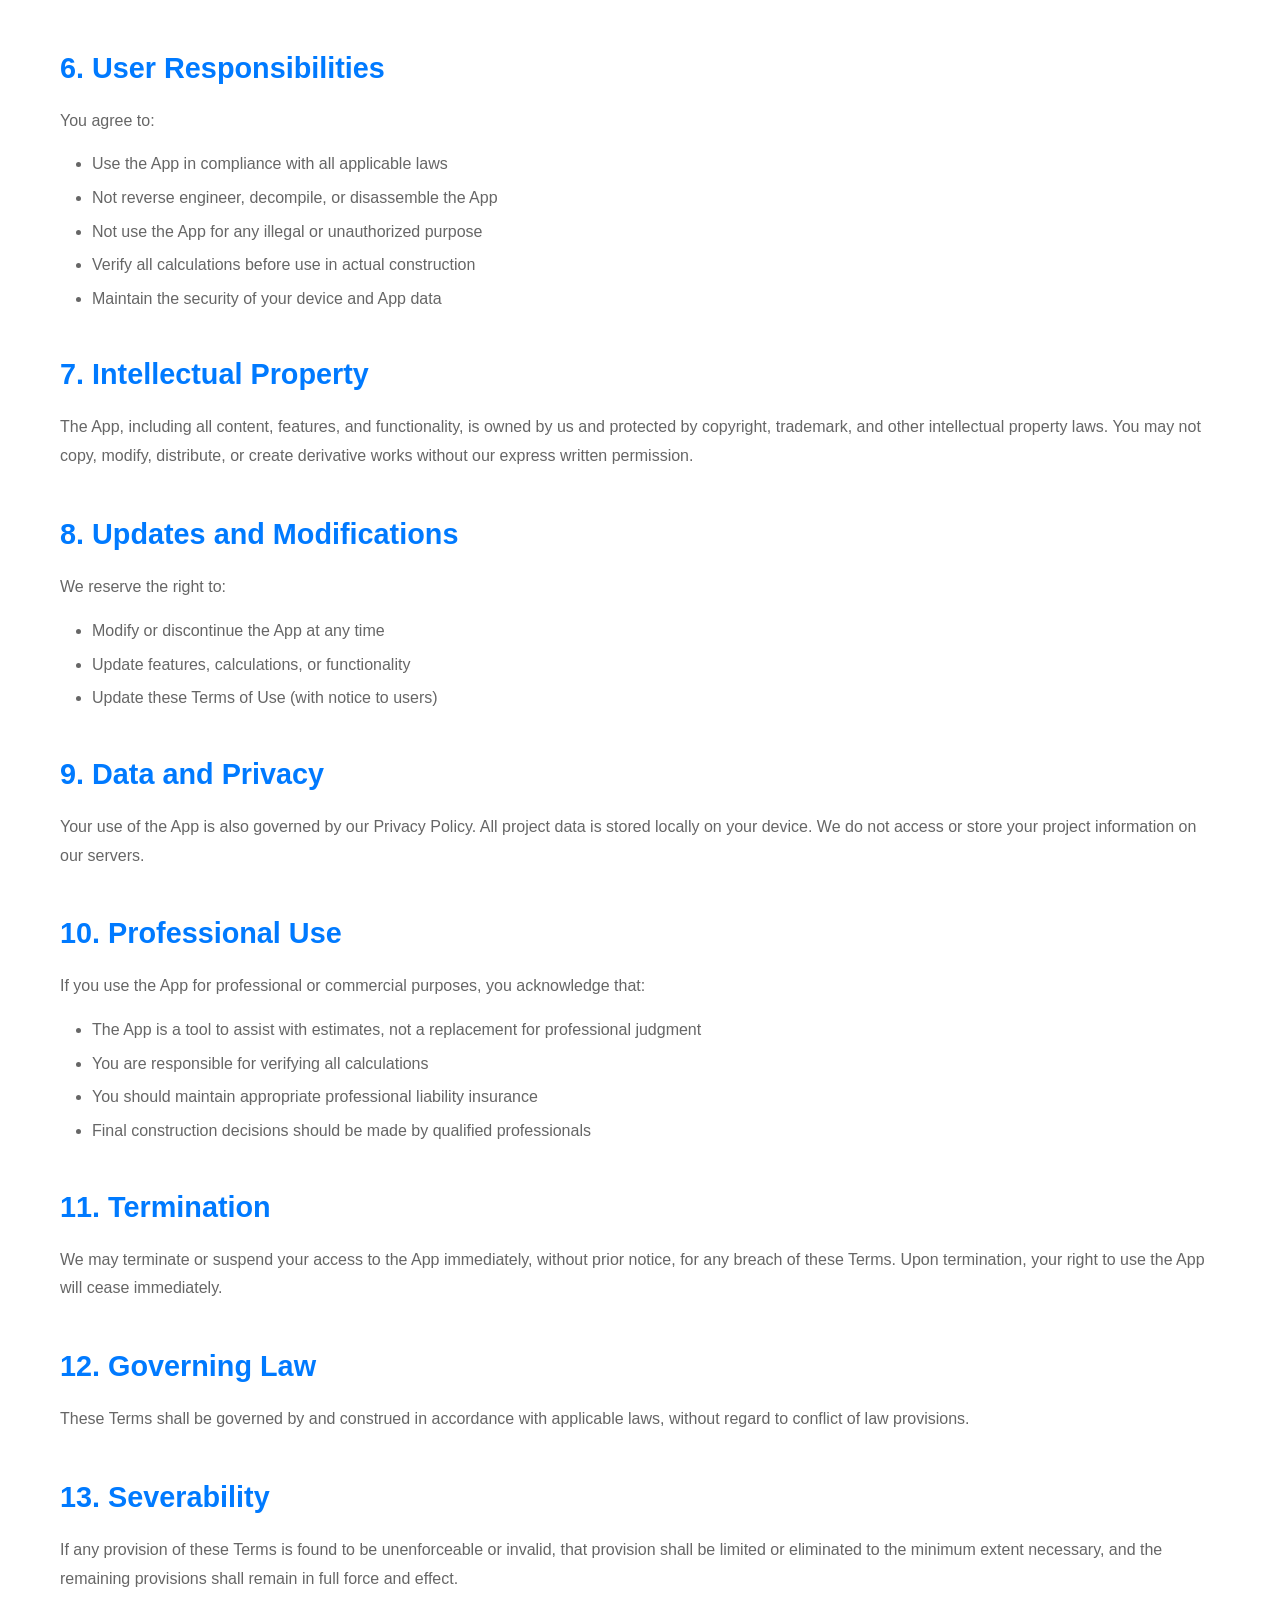
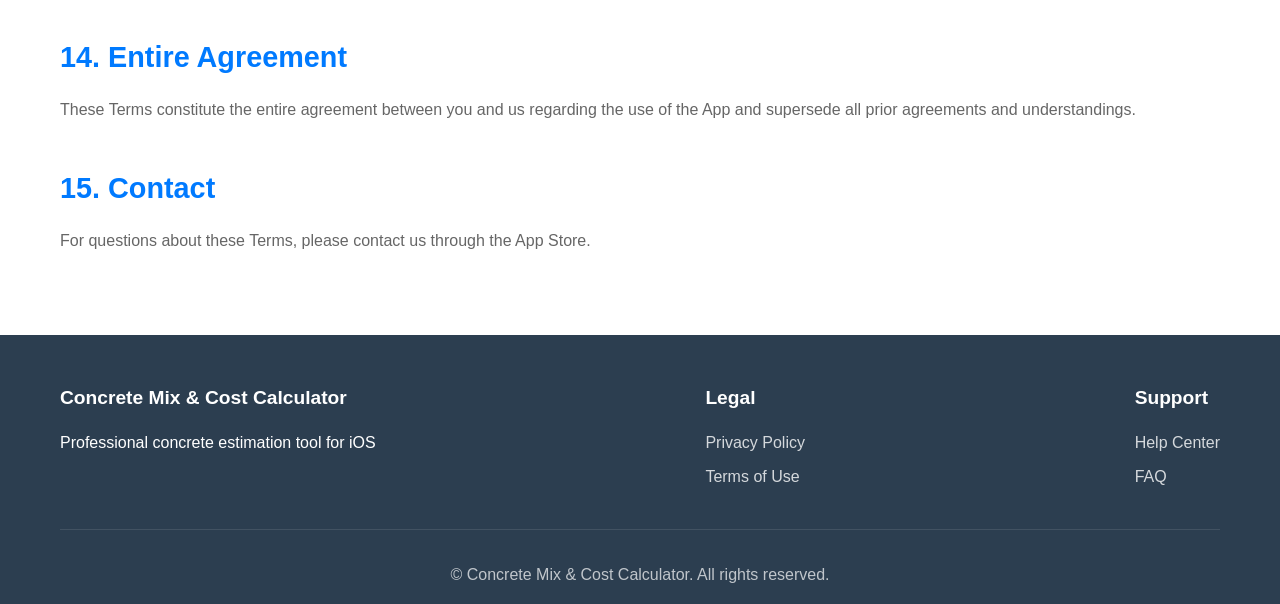
<file: terms.html>
<!DOCTYPE html>
<html lang="en">
<head>
    <meta charset="UTF-8">
    <meta name="viewport" content="width=device-width, initial-scale=1.0">
    <title>Terms of Use - Concrete Mix & Cost Calculator</title>
    <link rel="stylesheet" href="styles.css">
</head>
<body>
    <nav class="navbar">
        <div class="container">
            <div class="nav-brand">
                <div class="nav-logo"></div>
                <span class="brand-name">Concrete Mix & Cost Calculator</span>
            </div>
            <div class="nav-links">
                <a href="index.html">Home</a>
                <a href="privacy.html">Privacy</a>
                <a href="terms.html" class="active">Terms</a>
                <a href="support.html">Support</a>
                <a href="zh/index.html" class="lang-switch">中文</a>
            </div>
        </div>
    </nav>

    <section class="content-page">
        <div class="container">
            <h1>Terms of Use</h1>

            <h2>1. Acceptance of Terms</h2>
            <p>By downloading, installing, or using Concrete Mix & Cost Calculator ("the App"), you agree to be bound by these Terms of Use. If you do not agree to these terms, please do not use the App.</p>

            <h2>2. License Grant</h2>
            <p>We grant you a limited, non-exclusive, non-transferable, revocable license to use the App for personal or commercial purposes in accordance with these terms and Apple's App Store Terms of Service.</p>

            <h2>3. App Features</h2>
            <p>Concrete Mix & Cost Calculator provides comprehensive tools for concrete estimation and project management, including:</p>
            <ul>
                <li>Volume calculations for multiple shapes (slabs, columns, walls, stairs, circular structures)</li>
                <li>Mix design calculations (water-cement ratio, admixtures, aggregate gradation)</li>
                <li>Strength testing tools (strength prediction, rebound hammer, ultrasonic testing)</li>
                <li>Construction calculations (pumping distance, pouring time, truck loads)</li>
                <li>Temperature control for various conditions</li>
                <li>Rebar calculations</li>
                <li>Cost management and tracking</li>
                <li>AR measurement capabilities</li>
                <li>Project management with PDF export</li>
                <li>Offline functionality</li>
            </ul>

            <h2>4. Disclaimer and Limitations</h2>
            <div class="disclaimer-box">
                <p><strong>IMPORTANT:</strong> The App provides estimates and calculations for informational and planning purposes only. While we strive for accuracy, we do not guarantee that calculations are error-free or suitable for all situations. Users should:</p>
                <ul>
                    <li>Verify all measurements and calculations independently</li>
                    <li>Consult with professional engineers or contractors for critical projects</li>
                    <li>Account for site-specific conditions and local building codes</li>
                    <li>Order 5-10% extra material to account for waste and variations</li>
                    <li>Understand that actual requirements may vary based on site conditions, material specifications, and construction methods</li>
                </ul>
            </div>

            <h2>5. Limitation of Liability</h2>
            <p>TO THE MAXIMUM EXTENT PERMITTED BY LAW:</p>
            <ul>
                <li>The App is provided "AS IS" without warranties of any kind</li>
                <li>We are not liable for any damages arising from use of the App</li>
                <li>We are not responsible for construction errors, material waste, or cost overruns</li>
                <li>Users assume all risks associated with using calculation results</li>
            </ul>

            <h2>6. User Responsibilities</h2>
            <p>You agree to:</p>
            <ul>
                <li>Use the App in compliance with all applicable laws</li>
                <li>Not reverse engineer, decompile, or disassemble the App</li>
                <li>Not use the App for any illegal or unauthorized purpose</li>
                <li>Verify all calculations before use in actual construction</li>
                <li>Maintain the security of your device and App data</li>
            </ul>

            <h2>7. Intellectual Property</h2>
            <p>The App, including all content, features, and functionality, is owned by us and protected by copyright, trademark, and other intellectual property laws. You may not copy, modify, distribute, or create derivative works without our express written permission.</p>

            <h2>8. Updates and Modifications</h2>
            <p>We reserve the right to:</p>
            <ul>
                <li>Modify or discontinue the App at any time</li>
                <li>Update features, calculations, or functionality</li>
                <li>Update these Terms of Use (with notice to users)</li>
            </ul>

            <h2>9. Data and Privacy</h2>
            <p>Your use of the App is also governed by our Privacy Policy. All project data is stored locally on your device. We do not access or store your project information on our servers.</p>

            <h2>10. Professional Use</h2>
            <p>If you use the App for professional or commercial purposes, you acknowledge that:</p>
            <ul>
                <li>The App is a tool to assist with estimates, not a replacement for professional judgment</li>
                <li>You are responsible for verifying all calculations</li>
                <li>You should maintain appropriate professional liability insurance</li>
                <li>Final construction decisions should be made by qualified professionals</li>
            </ul>

            <h2>11. Termination</h2>
            <p>We may terminate or suspend your access to the App immediately, without prior notice, for any breach of these Terms. Upon termination, your right to use the App will cease immediately.</p>

            <h2>12. Governing Law</h2>
            <p>These Terms shall be governed by and construed in accordance with applicable laws, without regard to conflict of law provisions.</p>

            <h2>13. Severability</h2>
            <p>If any provision of these Terms is found to be unenforceable or invalid, that provision shall be limited or eliminated to the minimum extent necessary, and the remaining provisions shall remain in full force and effect.</p>

            <h2>14. Entire Agreement</h2>
            <p>These Terms constitute the entire agreement between you and us regarding the use of the App and supersede all prior agreements and understandings.</p>

            <h2>15. Contact</h2>
            <p>For questions about these Terms, please contact us through the App Store.</p> 
        </div>
    </section>

    <footer class="footer">
        <div class="container">
            <div class="footer-content">
                <div class="footer-section">
                    <h4>Concrete Mix & Cost Calculator</h4>
                    <p>Professional concrete estimation tool for iOS</p>
                </div>
                <div class="footer-section">
                    <h4>Legal</h4>
                    <ul>
                        <li><a href="privacy.html">Privacy Policy</a></li>
                        <li><a href="terms.html">Terms of Use</a></li>
                    </ul>
                </div>
                <div class="footer-section">
                    <h4>Support</h4>
                    <ul>
                        <li><a href="support.html">Help Center</a></li>
                        <li><a href="support.html#faq">FAQ</a></li>
                    </ul>
                </div>
            </div>
            <div class="footer-bottom">
                <p>&copy; Concrete Mix & Cost Calculator. All rights reserved.</p>
            </div>
        </div>
    </footer>
</body>
</html>
</file>
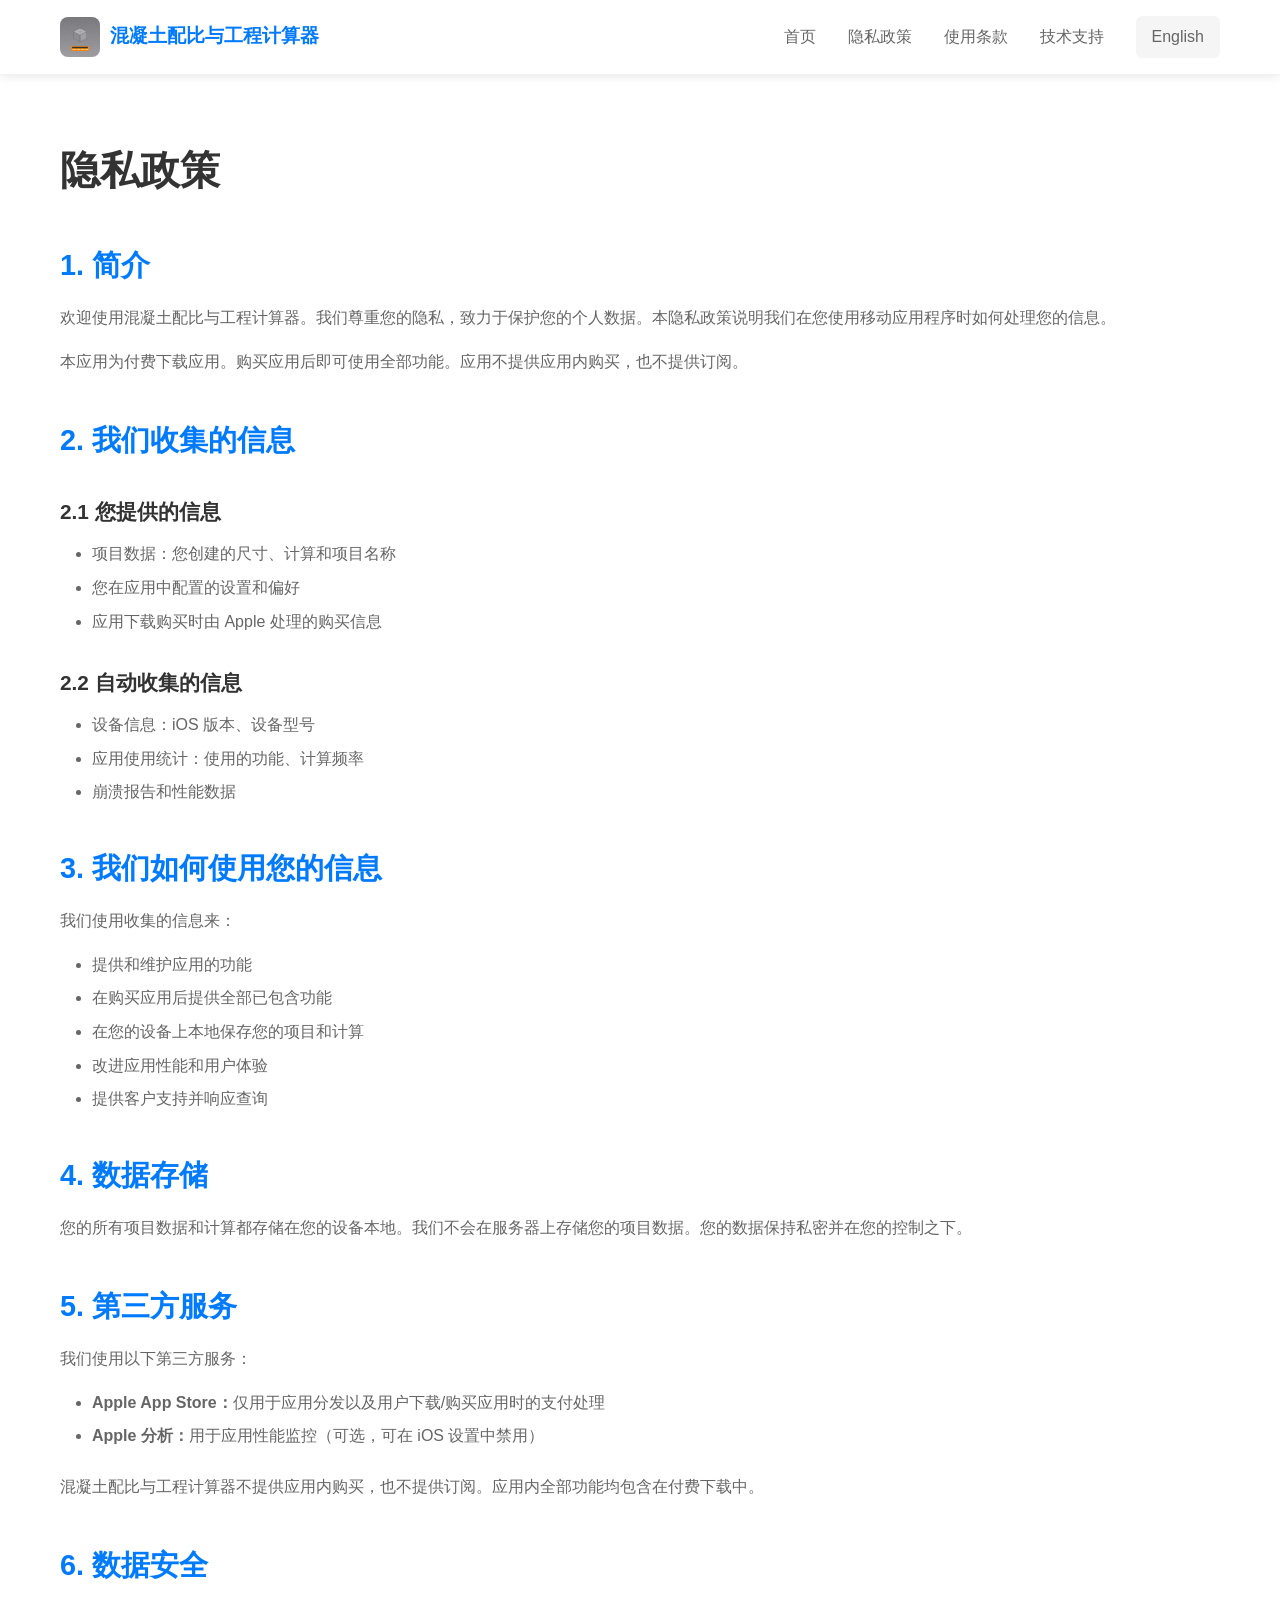
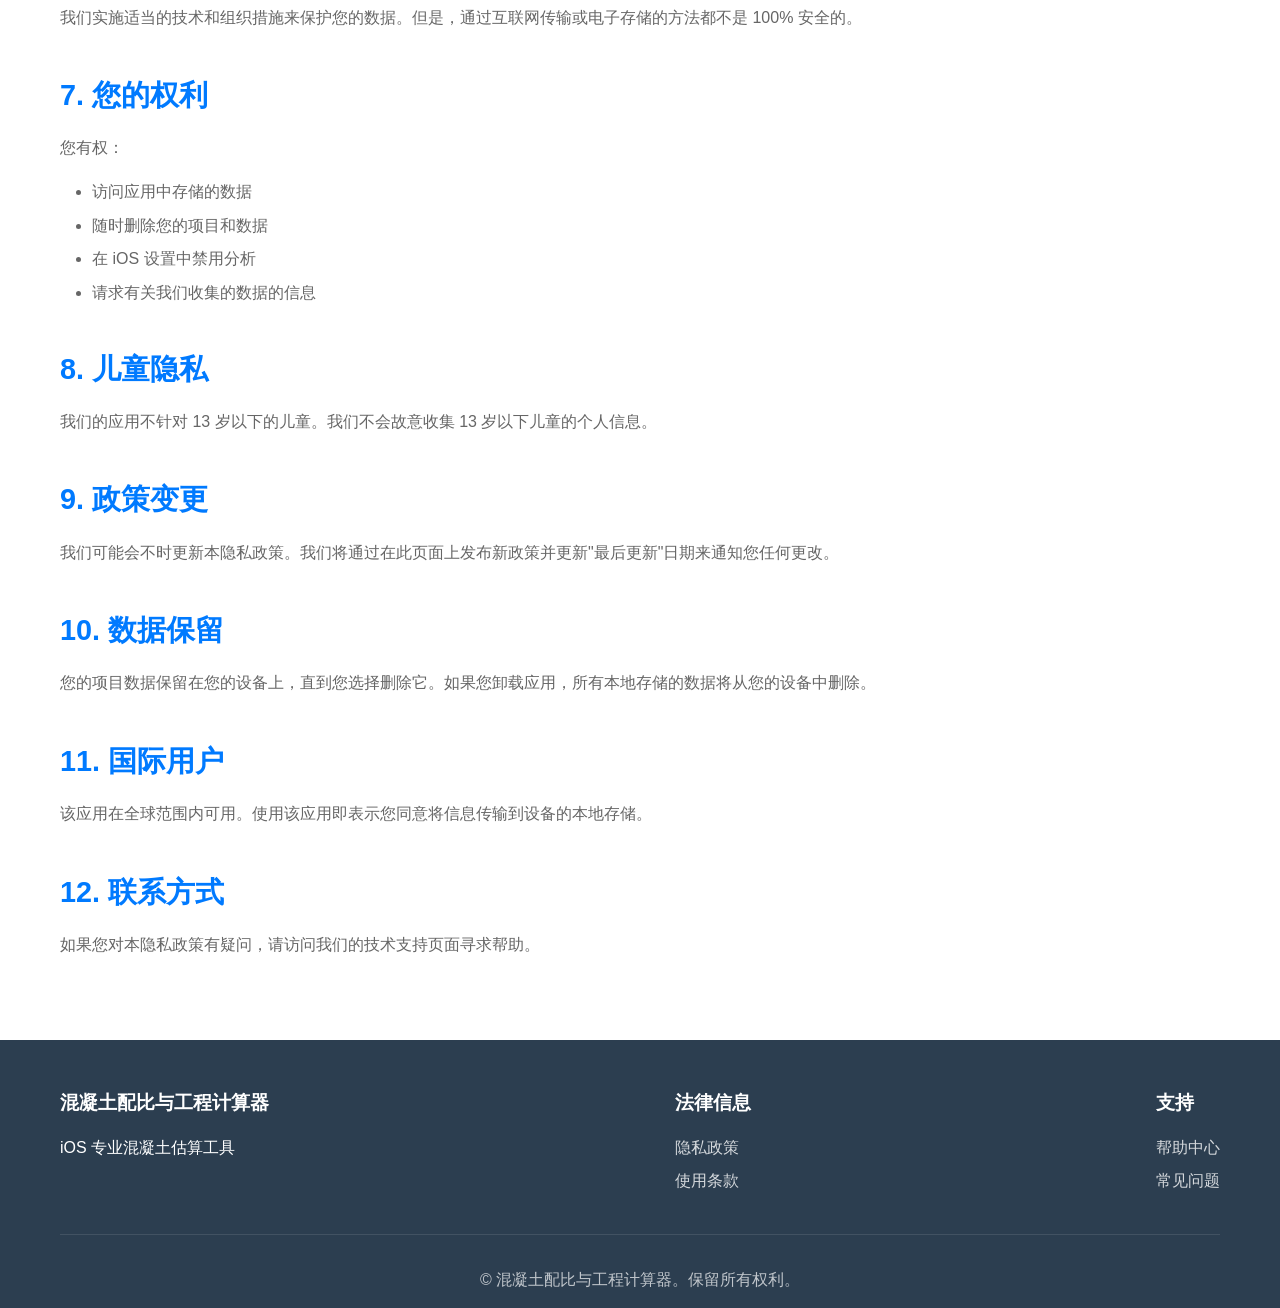
<file: zh/privacy.html>
<!DOCTYPE html>
<html lang="zh-Hans">
<head>
    <meta charset="UTF-8">
    <meta name="viewport" content="width=device-width, initial-scale=1.0">
    <title>隐私政策 - 混凝土配比与工程计算器</title>
    <link rel="stylesheet" href="../styles.css">
</head>
<body>
    <nav class="navbar">
        <div class="container">
            <div class="nav-brand">
                <img src="[data-uri]" alt="混凝土配比与工程计算器" class="nav-logo">
                <span class="brand-name">混凝土配比与工程计算器</span>
            </div>
            <div class="nav-links">
                <a href="index.html">首页</a>
                <a href="privacy.html">隐私政策</a>
                <a href="terms.html">使用条款</a>
                <a href="support.html">技术支持</a>
                <a href="../index.html" class="lang-switch">English</a>
            </div>
        </div>
    </nav>


    <section class="content-page">
        <div class="container">
            <h1>隐私政策</h1>

            <h2>1. 简介</h2>
            <p>欢迎使用混凝土配比与工程计算器。我们尊重您的隐私，致力于保护您的个人数据。本隐私政策说明我们在您使用移动应用程序时如何处理您的信息。</p>
            <p>本应用为付费下载应用。购买应用后即可使用全部功能。应用不提供应用内购买，也不提供订阅。</p>

            <h2>2. 我们收集的信息</h2>
            <h3>2.1 您提供的信息</h3>
            <ul>
                <li>项目数据：您创建的尺寸、计算和项目名称</li>
                <li>您在应用中配置的设置和偏好</li>
                <li>应用下载购买时由 Apple 处理的购买信息</li>
            </ul>

            <h3>2.2 自动收集的信息</h3>
            <ul>
                <li>设备信息：iOS 版本、设备型号</li>
                <li>应用使用统计：使用的功能、计算频率</li>
                <li>崩溃报告和性能数据</li>
            </ul>

            <h2>3. 我们如何使用您的信息</h2>
            <p>我们使用收集的信息来：</p>
            <ul>
                <li>提供和维护应用的功能</li>
                <li>在购买应用后提供全部已包含功能</li>
                <li>在您的设备上本地保存您的项目和计算</li>
                <li>改进应用性能和用户体验</li>
                <li>提供客户支持并响应查询</li>
            </ul>

            <h2>4. 数据存储</h2>
            <p>您的所有项目数据和计算都存储在您的设备本地。我们不会在服务器上存储您的项目数据。您的数据保持私密并在您的控制之下。</p>

            <h2>5. 第三方服务</h2>
            <p>我们使用以下第三方服务：</p>
            <ul>
                <li><strong>Apple App Store：</strong>仅用于应用分发以及用户下载/购买应用时的支付处理</li>
                <li><strong>Apple 分析：</strong>用于应用性能监控（可选，可在 iOS 设置中禁用）</li>
            </ul>
            <p>混凝土配比与工程计算器不提供应用内购买，也不提供订阅。应用内全部功能均包含在付费下载中。</p>

            <h2>6. 数据安全</h2>
            <p>我们实施适当的技术和组织措施来保护您的数据。但是，通过互联网传输或电子存储的方法都不是 100% 安全的。</p>

            <h2>7. 您的权利</h2>
            <p>您有权：</p>
            <ul>
                <li>访问应用中存储的数据</li>
                <li>随时删除您的项目和数据</li>
                <li>在 iOS 设置中禁用分析</li>
                <li>请求有关我们收集的数据的信息</li>
            </ul>

            <h2>8. 儿童隐私</h2>
            <p>我们的应用不针对 13 岁以下的儿童。我们不会故意收集 13 岁以下儿童的个人信息。</p>

            <h2>9. 政策变更</h2>
            <p>我们可能会不时更新本隐私政策。我们将通过在此页面上发布新政策并更新"最后更新"日期来通知您任何更改。</p>

            <h2>10. 数据保留</h2>
            <p>您的项目数据保留在您的设备上，直到您选择删除它。如果您卸载应用，所有本地存储的数据将从您的设备中删除。</p>

            <h2>11. 国际用户</h2>
            <p>该应用在全球范围内可用。使用该应用即表示您同意将信息传输到设备的本地存储。</p>

            <h2>12. 联系方式</h2>
            <p>如果您对本隐私政策有疑问，请访问我们的技术支持页面寻求帮助。</p>
        </div>
    </section>

    <footer class="footer">
        <div class="container">
            <div class="footer-content">
                <div class="footer-section">
                    <h4>混凝土配比与工程计算器</h4>
                    <p>iOS 专业混凝土估算工具</p>
                </div>
                <div class="footer-section">
                    <h4>法律信息</h4>
                    <ul>
                        <li><a href="privacy.html">隐私政策</a></li>
                        <li><a href="terms.html">使用条款</a></li>
                    </ul>
                </div>
                <div class="footer-section">
                    <h4>支持</h4>
                    <ul>
                        <li><a href="support.html">帮助中心</a></li>
                        <li><a href="support.html#faq">常见问题</a></li>
                    </ul>
                </div>
            </div>
            <div class="footer-bottom">
                <p>&copy; 混凝土配比与工程计算器。保留所有权利。</p>
            </div>
        </div>
    </footer>
</body>
</html>
</file>
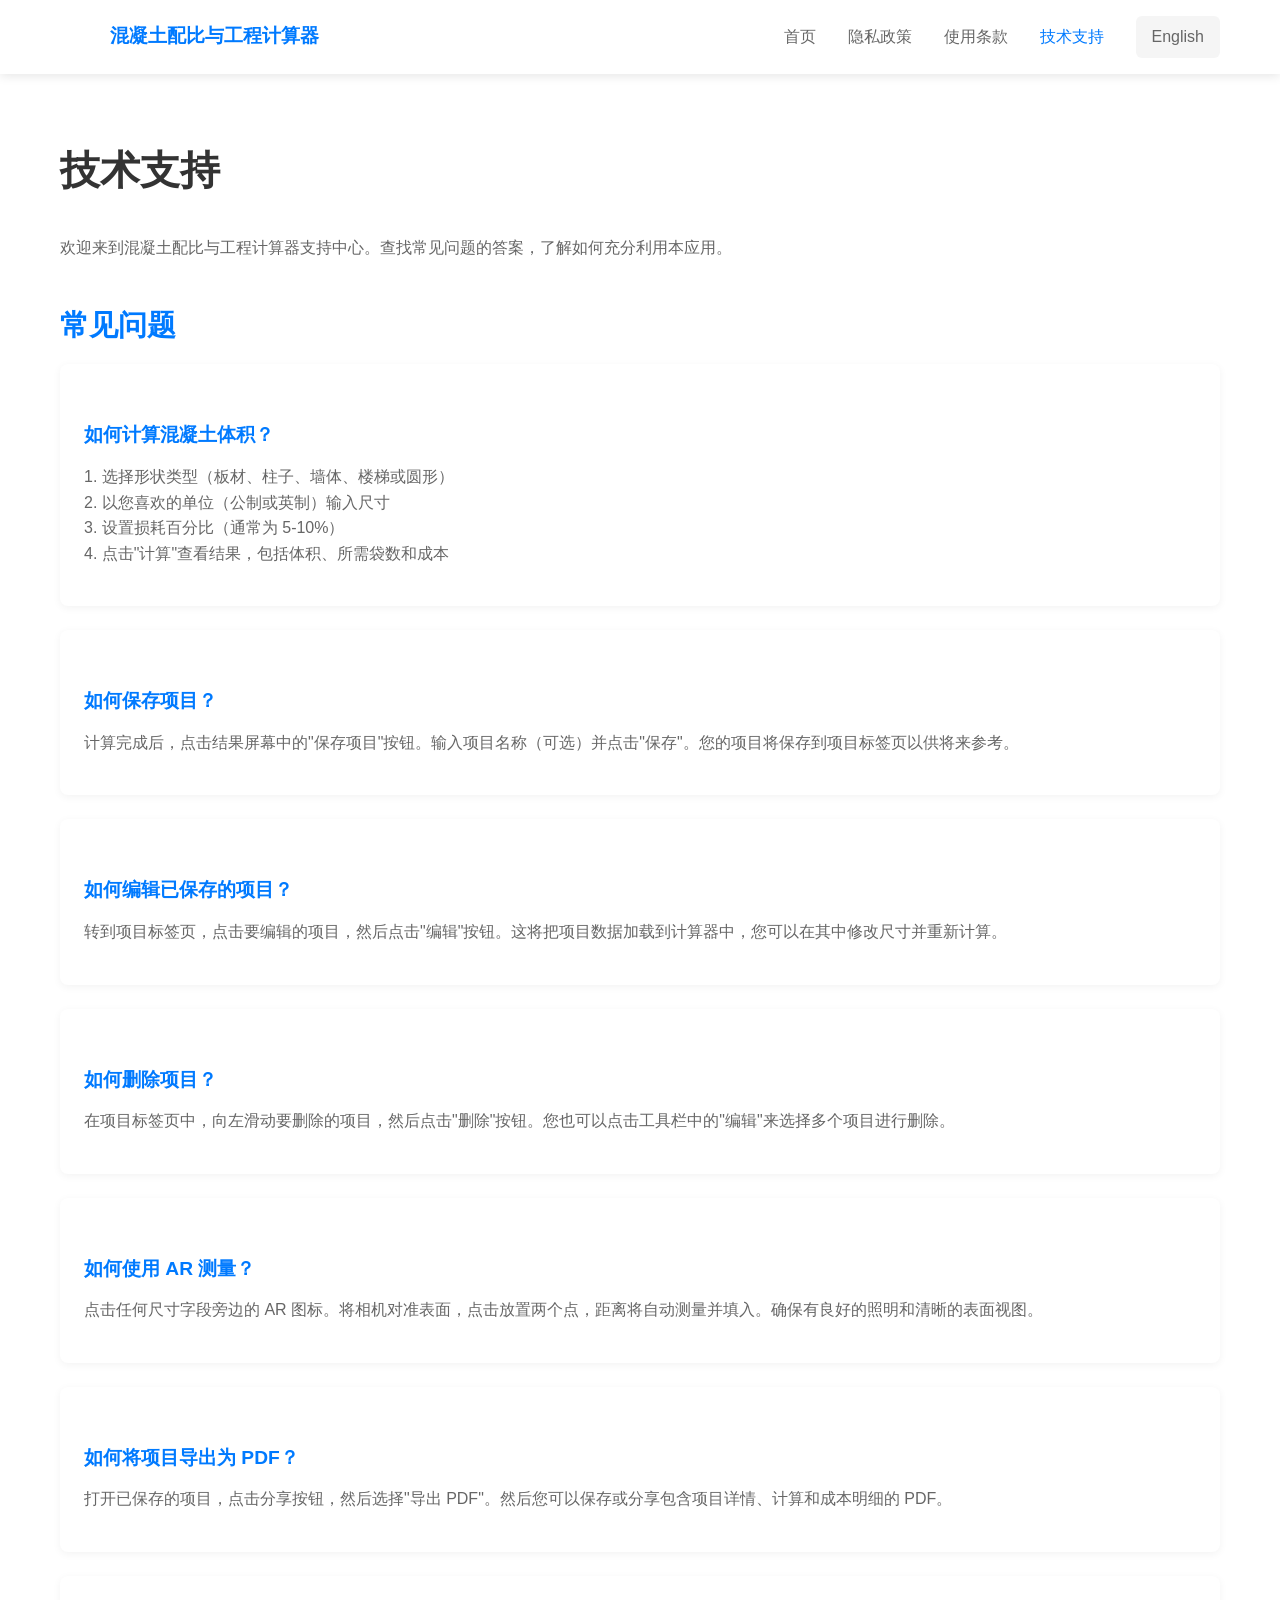
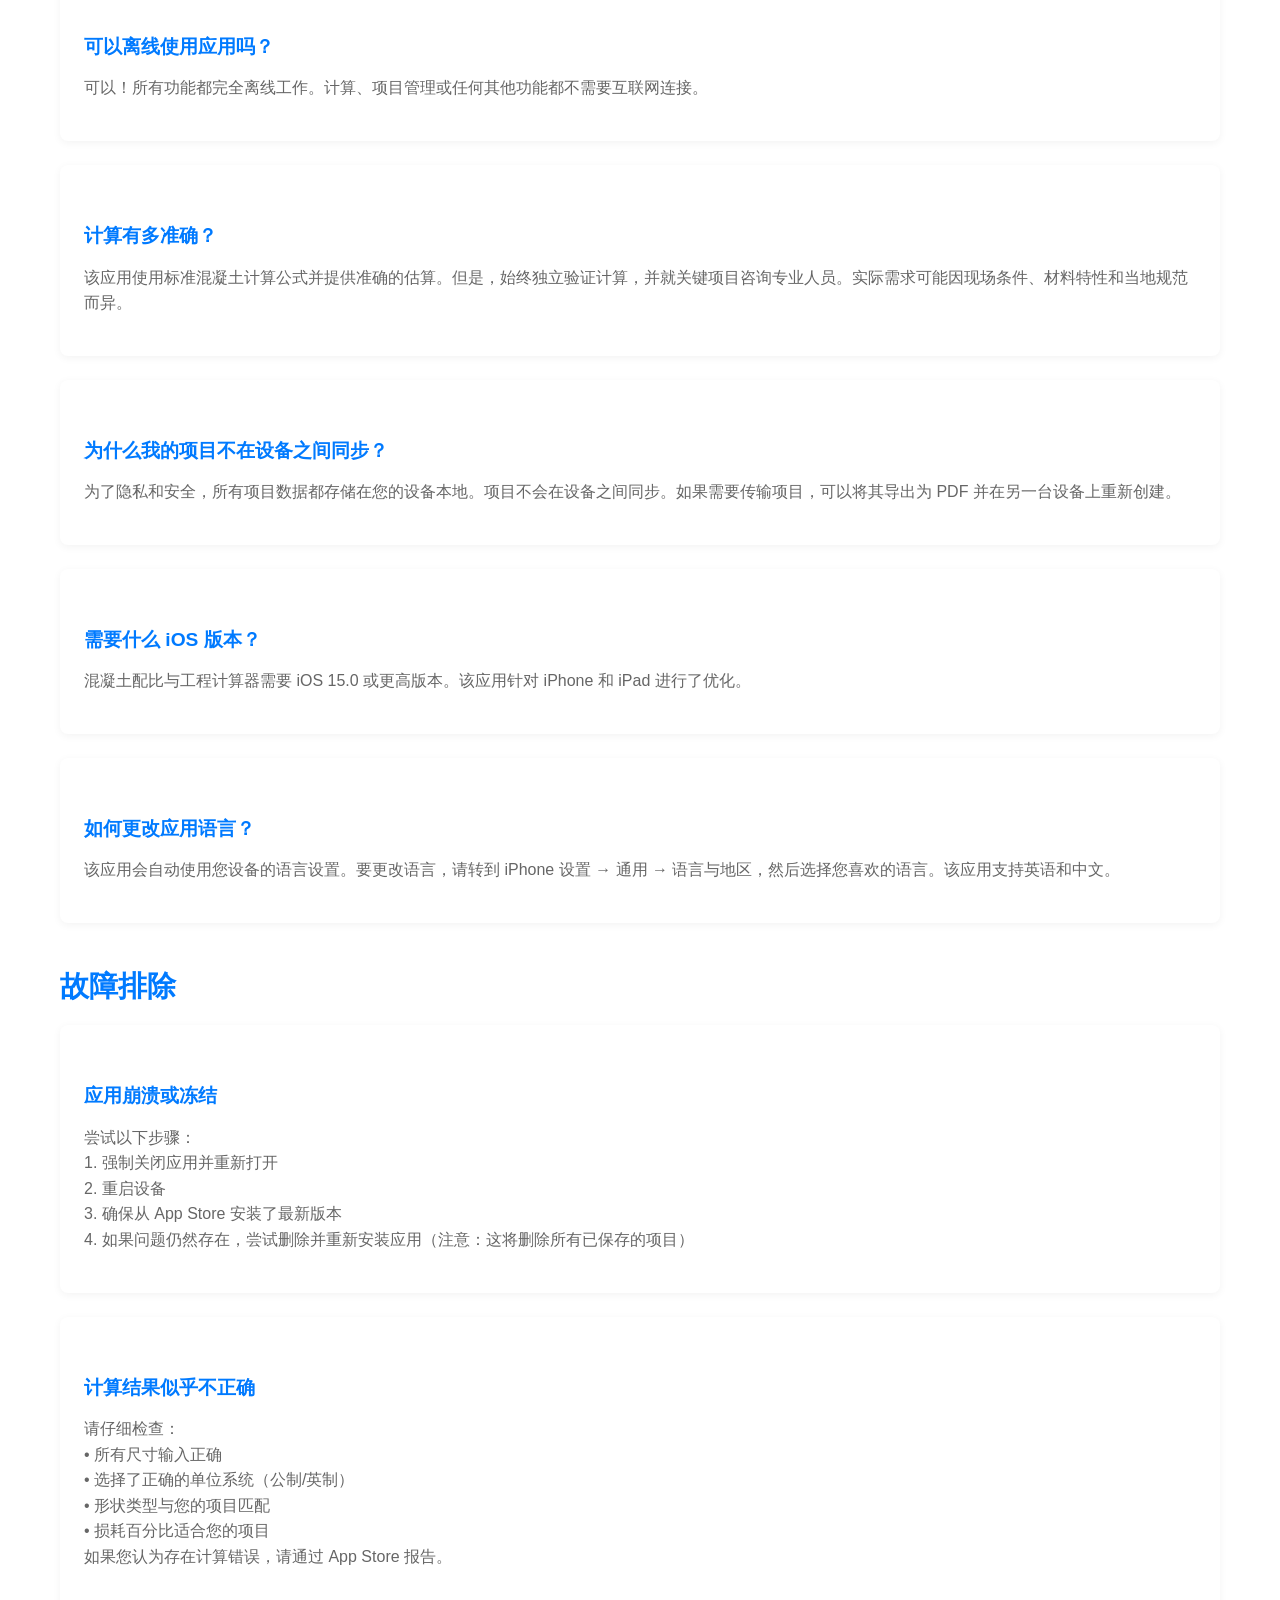
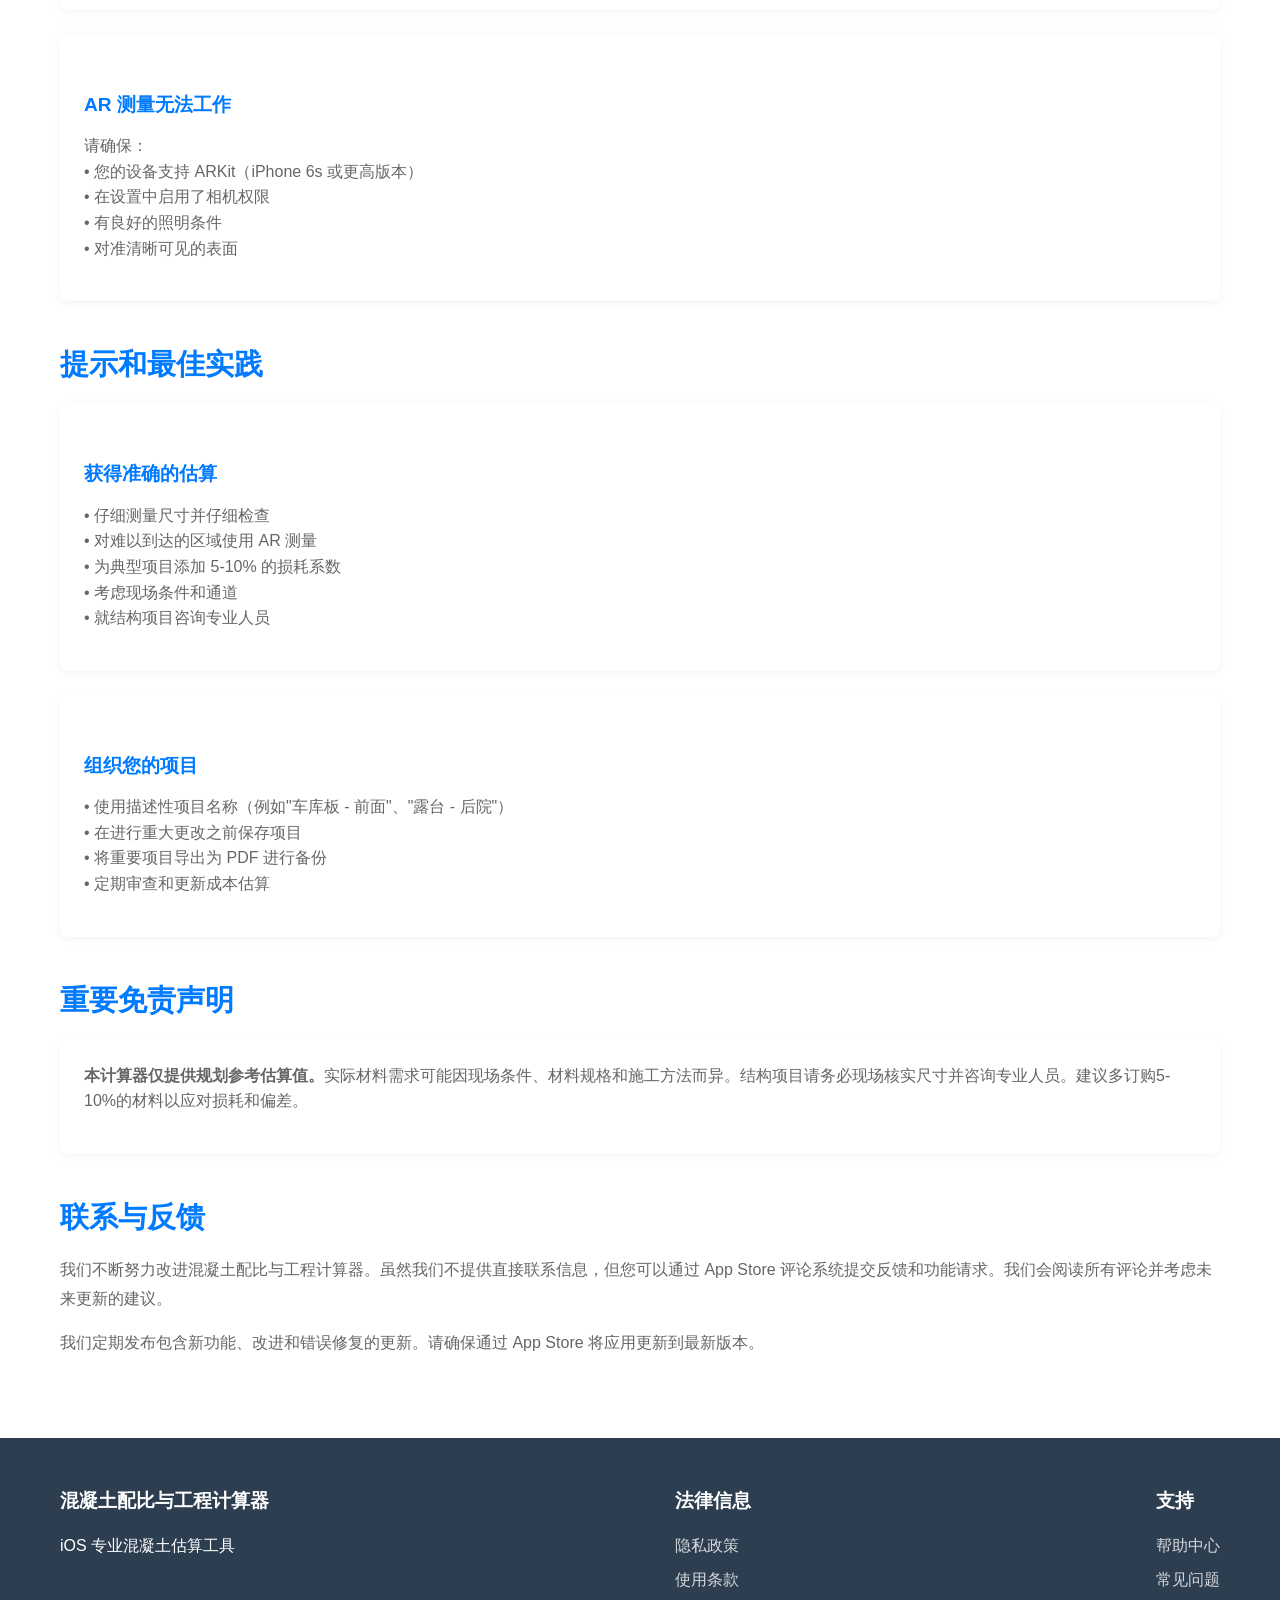
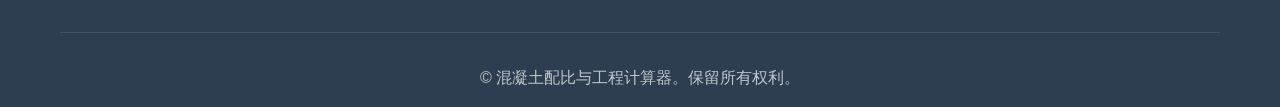
<file: zh/support.html>
<!DOCTYPE html>
<html lang="zh-Hans">
<head>
    <meta charset="UTF-8">
    <meta name="viewport" content="width=device-width, initial-scale=1.0">
    <title>技术支持 - 混凝土配比与工程计算器</title>
    <link rel="stylesheet" href="../styles.css">
</head>
<body>
    <nav class="navbar">
        <div class="container">
            <div class="nav-brand">
                <div class="nav-logo"></div>
                <span class="brand-name">混凝土配比与工程计算器</span>
            </div>
            <div class="nav-links">
                <a href="index.html">首页</a>
                <a href="privacy.html">隐私政策</a>
                <a href="terms.html">使用条款</a>
                <a href="support.html" class="active">技术支持</a>
                <a href="../index.html" class="lang-switch">English</a>
            </div>
        </div>
    </nav>

    <section class="content-page">
        <div class="container">
            <h1>技术支持</h1>
            <p>欢迎来到混凝土配比与工程计算器支持中心。查找常见问题的答案，了解如何充分利用本应用。</p>

            <h2 id="faq">常见问题</h2>

            <div class="faq-item">
                <h3>如何计算混凝土体积？</h3>
                <p>1. 选择形状类型（板材、柱子、墙体、楼梯或圆形）<br>
                2. 以您喜欢的单位（公制或英制）输入尺寸<br>
                3. 设置损耗百分比（通常为 5-10%）<br>
                4. 点击"计算"查看结果，包括体积、所需袋数和成本</p>
            </div>

            <div class="faq-item">
                <h3>如何保存项目？</h3>
                <p>计算完成后，点击结果屏幕中的"保存项目"按钮。输入项目名称（可选）并点击"保存"。您的项目将保存到项目标签页以供将来参考。</p>
            </div>

            <div class="faq-item">
                <h3>如何编辑已保存的项目？</h3>
                <p>转到项目标签页，点击要编辑的项目，然后点击"编辑"按钮。这将把项目数据加载到计算器中，您可以在其中修改尺寸并重新计算。</p>
            </div>

            <div class="faq-item">
                <h3>如何删除项目？</h3>
                <p>在项目标签页中，向左滑动要删除的项目，然后点击"删除"按钮。您也可以点击工具栏中的"编辑"来选择多个项目进行删除。</p>
            </div>

            <div class="faq-item">
                <h3>如何使用 AR 测量？</h3>
                <p>点击任何尺寸字段旁边的 AR 图标。将相机对准表面，点击放置两个点，距离将自动测量并填入。确保有良好的照明和清晰的表面视图。</p>
            </div>

            <div class="faq-item">
                <h3>如何将项目导出为 PDF？</h3>
                <p>打开已保存的项目，点击分享按钮，然后选择"导出 PDF"。然后您可以保存或分享包含项目详情、计算和成本明细的 PDF。</p>
            </div>

            <div class="faq-item">
                <h3>可以离线使用应用吗？</h3>
                <p>可以！所有功能都完全离线工作。计算、项目管理或任何其他功能都不需要互联网连接。</p>
            </div>

            <div class="faq-item">
                <h3>计算有多准确？</h3>
                <p>该应用使用标准混凝土计算公式并提供准确的估算。但是，始终独立验证计算，并就关键项目咨询专业人员。实际需求可能因现场条件、材料特性和当地规范而异。</p>
            </div>

            <div class="faq-item">
                <h3>为什么我的项目不在设备之间同步？</h3>
                <p>为了隐私和安全，所有项目数据都存储在您的设备本地。项目不会在设备之间同步。如果需要传输项目，可以将其导出为 PDF 并在另一台设备上重新创建。</p>
            </div>

            <div class="faq-item">
                <h3>需要什么 iOS 版本？</h3>
                <p>混凝土配比与工程计算器需要 iOS 15.0 或更高版本。该应用针对 iPhone 和 iPad 进行了优化。</p>
            </div>

            <div class="faq-item">
                <h3>如何更改应用语言？</h3>
                <p>该应用会自动使用您设备的语言设置。要更改语言，请转到 iPhone 设置 → 通用 → 语言与地区，然后选择您喜欢的语言。该应用支持英语和中文。</p>
            </div>

            <h2>故障排除</h2>

            <div class="faq-item">
                <h3>应用崩溃或冻结</h3>
                <p>尝试以下步骤：<br>
                1. 强制关闭应用并重新打开<br>
                2. 重启设备<br>
                3. 确保从 App Store 安装了最新版本<br>
                4. 如果问题仍然存在，尝试删除并重新安装应用（注意：这将删除所有已保存的项目）</p>
            </div>

            <div class="faq-item">
                <h3>计算结果似乎不正确</h3>
                <p>请仔细检查：<br>
                • 所有尺寸输入正确<br>
                • 选择了正确的单位系统（公制/英制）<br>
                • 形状类型与您的项目匹配<br>
                • 损耗百分比适合您的项目<br>
                如果您认为存在计算错误，请通过 App Store 报告。</p>
            </div>

            <div class="faq-item">
                <h3>AR 测量无法工作</h3>
                <p>请确保：<br>
                • 您的设备支持 ARKit（iPhone 6s 或更高版本）<br>
                • 在设置中启用了相机权限<br>
                • 有良好的照明条件<br>
                • 对准清晰可见的表面</p>
            </div>

            <h2>提示和最佳实践</h2>

            <div class="faq-item">
                <h3>获得准确的估算</h3>
                <p>• 仔细测量尺寸并仔细检查<br>
                • 对难以到达的区域使用 AR 测量<br>
                • 为典型项目添加 5-10% 的损耗系数<br>
                • 考虑现场条件和通道<br>
                • 就结构项目咨询专业人员</p>
            </div>

            <div class="faq-item">
                <h3>组织您的项目</h3>
                <p>• 使用描述性项目名称（例如"车库板 - 前面"、"露台 - 后院"）<br>
                • 在进行重大更改之前保存项目<br>
                • 将重要项目导出为 PDF 进行备份<br>
                • 定期审查和更新成本估算</p>
            </div>

            <h2>重要免责声明</h2>
            <div class="faq-item disclaimer-box">
                <p><strong>本计算器仅提供规划参考估算值。</strong>实际材料需求可能因现场条件、材料规格和施工方法而异。结构项目请务必现场核实尺寸并咨询专业人员。建议多订购5-10%的材料以应对损耗和偏差。</p>
            </div>

            <h2>联系与反馈</h2>
            <p>我们不断努力改进混凝土配比与工程计算器。虽然我们不提供直接联系信息，但您可以通过 App Store 评论系统提交反馈和功能请求。我们会阅读所有评论并考虑未来更新的建议。</p>

            <p>我们定期发布包含新功能、改进和错误修复的更新。请确保通过 App Store 将应用更新到最新版本。</p>
        </div>
    </section>

    <footer class="footer">
        <div class="container">
            <div class="footer-content">
                <div class="footer-section">
                    <h4>混凝土配比与工程计算器</h4>
                    <p>iOS 专业混凝土估算工具</p>
                </div>
                <div class="footer-section">
                    <h4>法律信息</h4>
                    <ul>
                        <li><a href="privacy.html">隐私政策</a></li>
                        <li><a href="terms.html">使用条款</a></li>
                    </ul>
                </div>
                <div class="footer-section">
                    <h4>支持</h4>
                    <ul>
                        <li><a href="support.html">帮助中心</a></li>
                        <li><a href="support.html#faq">常见问题</a></li>
                    </ul>
                </div>
            </div>
            <div class="footer-bottom">
                <p>&copy; 混凝土配比与工程计算器。保留所有权利。</p>
            </div>
        </div>
    </footer>
</body>
</html>
</file>
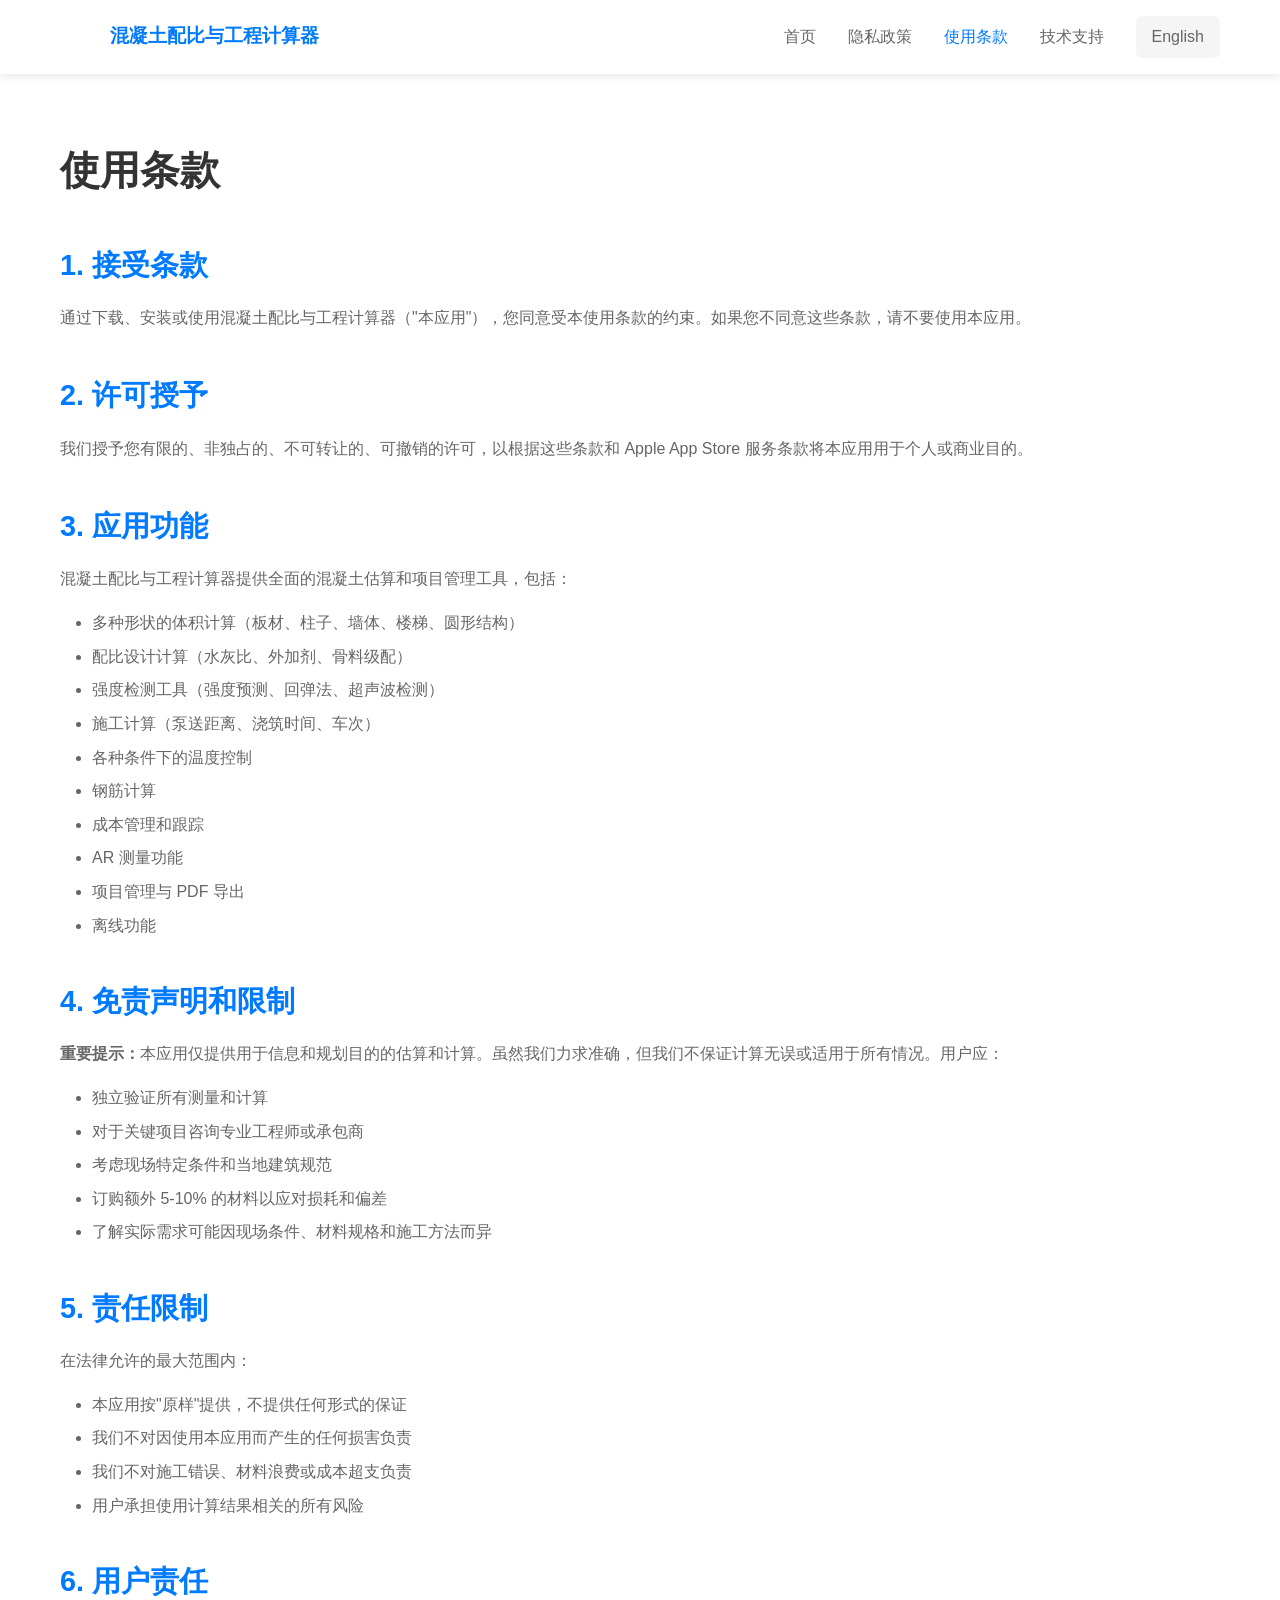
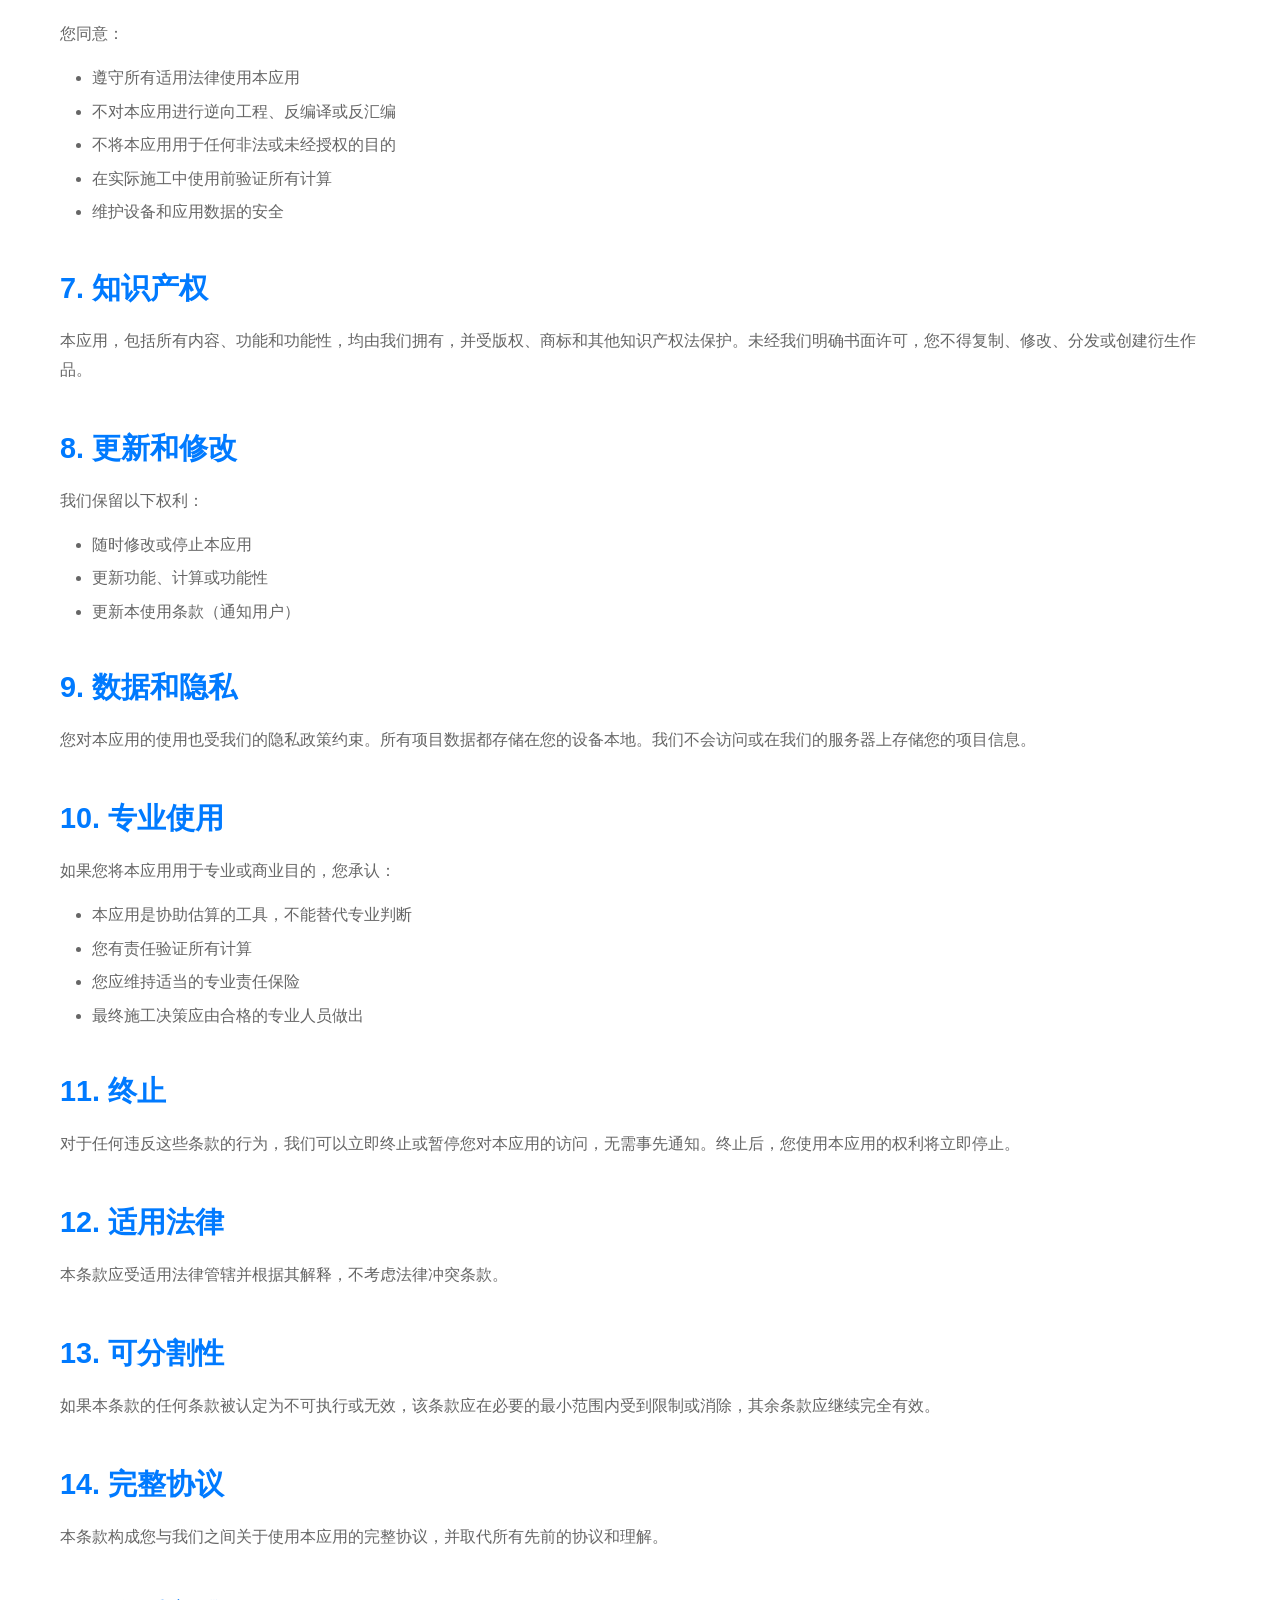
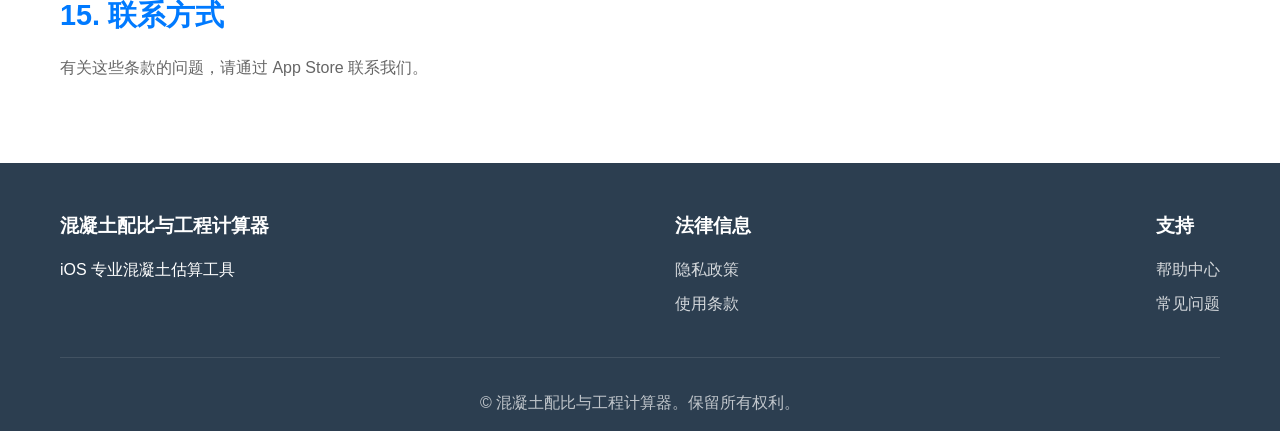
<file: zh/terms.html>
<!DOCTYPE html>
<html lang="zh-Hans">
<head>
    <meta charset="UTF-8">
    <meta name="viewport" content="width=device-width, initial-scale=1.0">
    <title>使用条款 - 混凝土配比与工程计算器</title>
    <link rel="stylesheet" href="../styles.css">
</head>
<body>
    <nav class="navbar">
        <div class="container">
            <div class="nav-brand">
                <div class="nav-logo"></div>
                <span class="brand-name">混凝土配比与工程计算器</span>
            </div>
            <div class="nav-links">
                <a href="index.html">首页</a>
                <a href="privacy.html">隐私政策</a>
                <a href="terms.html" class="active">使用条款</a>
                <a href="support.html">技术支持</a>
                <a href="../index.html" class="lang-switch">English</a>
            </div>
        </div>
    </nav>

    <section class="content-page">
        <div class="container">
            <h1>使用条款</h1>

            <h2>1. 接受条款</h2>
            <p>通过下载、安装或使用混凝土配比与工程计算器（"本应用"），您同意受本使用条款的约束。如果您不同意这些条款，请不要使用本应用。</p>

            <h2>2. 许可授予</h2>
            <p>我们授予您有限的、非独占的、不可转让的、可撤销的许可，以根据这些条款和 Apple App Store 服务条款将本应用用于个人或商业目的。</p>

            <h2>3. 应用功能</h2>
            <p>混凝土配比与工程计算器提供全面的混凝土估算和项目管理工具，包括：</p>
            <ul>
                <li>多种形状的体积计算（板材、柱子、墙体、楼梯、圆形结构）</li>
                <li>配比设计计算（水灰比、外加剂、骨料级配）</li>
                <li>强度检测工具（强度预测、回弹法、超声波检测）</li>
                <li>施工计算（泵送距离、浇筑时间、车次）</li>
                <li>各种条件下的温度控制</li>
                <li>钢筋计算</li>
                <li>成本管理和跟踪</li>
                <li>AR 测量功能</li>
                <li>项目管理与 PDF 导出</li>
                <li>离线功能</li>
            </ul>

            <h2>4. 免责声明和限制</h2>
            <div class="disclaimer-box">
                <p><strong>重要提示：</strong>本应用仅提供用于信息和规划目的的估算和计算。虽然我们力求准确，但我们不保证计算无误或适用于所有情况。用户应：</p>
                <ul>
                    <li>独立验证所有测量和计算</li>
                    <li>对于关键项目咨询专业工程师或承包商</li>
                    <li>考虑现场特定条件和当地建筑规范</li>
                    <li>订购额外 5-10% 的材料以应对损耗和偏差</li>
                    <li>了解实际需求可能因现场条件、材料规格和施工方法而异</li>
                </ul>
            </div>

            <h2>5. 责任限制</h2>
            <p>在法律允许的最大范围内：</p>
            <ul>
                <li>本应用按"原样"提供，不提供任何形式的保证</li>
                <li>我们不对因使用本应用而产生的任何损害负责</li>
                <li>我们不对施工错误、材料浪费或成本超支负责</li>
                <li>用户承担使用计算结果相关的所有风险</li>
            </ul>

            <h2>6. 用户责任</h2>
            <p>您同意：</p>
            <ul>
                <li>遵守所有适用法律使用本应用</li>
                <li>不对本应用进行逆向工程、反编译或反汇编</li>
                <li>不将本应用用于任何非法或未经授权的目的</li>
                <li>在实际施工中使用前验证所有计算</li>
                <li>维护设备和应用数据的安全</li>
            </ul>

            <h2>7. 知识产权</h2>
            <p>本应用，包括所有内容、功能和功能性，均由我们拥有，并受版权、商标和其他知识产权法保护。未经我们明确书面许可，您不得复制、修改、分发或创建衍生作品。</p>

            <h2>8. 更新和修改</h2>
            <p>我们保留以下权利：</p>
            <ul>
                <li>随时修改或停止本应用</li>
                <li>更新功能、计算或功能性</li>
                <li>更新本使用条款（通知用户）</li>
            </ul>

            <h2>9. 数据和隐私</h2>
            <p>您对本应用的使用也受我们的隐私政策约束。所有项目数据都存储在您的设备本地。我们不会访问或在我们的服务器上存储您的项目信息。</p>

            <h2>10. 专业使用</h2>
            <p>如果您将本应用用于专业或商业目的，您承认：</p>
            <ul>
                <li>本应用是协助估算的工具，不能替代专业判断</li>
                <li>您有责任验证所有计算</li>
                <li>您应维持适当的专业责任保险</li>
                <li>最终施工决策应由合格的专业人员做出</li>
            </ul>

            <h2>11. 终止</h2>
            <p>对于任何违反这些条款的行为，我们可以立即终止或暂停您对本应用的访问，无需事先通知。终止后，您使用本应用的权利将立即停止。</p>

            <h2>12. 适用法律</h2>
            <p>本条款应受适用法律管辖并根据其解释，不考虑法律冲突条款。</p>

            <h2>13. 可分割性</h2>
            <p>如果本条款的任何条款被认定为不可执行或无效，该条款应在必要的最小范围内受到限制或消除，其余条款应继续完全有效。</p>

            <h2>14. 完整协议</h2>
            <p>本条款构成您与我们之间关于使用本应用的完整协议，并取代所有先前的协议和理解。</p>

            <h2>15. 联系方式</h2>
            <p>有关这些条款的问题，请通过 App Store 联系我们。</p>
        </div>
    </section>

    <footer class="footer">
        <div class="container">
            <div class="footer-content">
                <div class="footer-section">
                    <h4>混凝土配比与工程计算器</h4>
                    <p>iOS 专业混凝土估算工具</p>
                </div>
                <div class="footer-section">
                    <h4>法律信息</h4>
                    <ul>
                        <li><a href="privacy.html">隐私政策</a></li>
                        <li><a href="terms.html">使用条款</a></li>
                    </ul>
                </div>
                <div class="footer-section">
                    <h4>支持</h4>
                    <ul>
                        <li><a href="support.html">帮助中心</a></li>
                        <li><a href="support.html#faq">常见问题</a></li>
                    </ul>
                </div>
            </div>
            <div class="footer-bottom">
                <p>&copy; 混凝土配比与工程计算器。保留所有权利。</p>
            </div>
        </div>
    </footer>
</body>
</html>
</file>
<file: styles.css>
* {
    margin: 0;
    padding: 0;
    box-sizing: border-box;
}

body {
    font-family: -apple-system, BlinkMacSystemFont, 'Segoe UI', Roboto, Oxygen, Ubuntu, Cantarell, sans-serif;
    line-height: 1.6;
    color: #333;
}

.container {
    max-width: 1200px;
    margin: 0 auto;
    padding: 0 20px;
}

/* Navigation */
.navbar {
    background: #fff;
    box-shadow: 0 2px 10px rgba(0,0,0,0.1);
    position: sticky;
    top: 0;
    z-index: 100;
}

.navbar .container {
    display: flex;
    justify-content: space-between;
    align-items: center;
    padding: 1rem 20px;
}

.nav-brand {
    display: flex;
    align-items: center;
    gap: 10px;
    font-size: 1.2rem;
    font-weight: 600;
    color: #007AFF;
}

.nav-brand .nav-logo {
    width: 40px;
    height: 40px;
    border-radius: 8px;
}

.brand-name {
    color: #007AFF;
}

.nav-links {
    display: flex;
    gap: 2rem;
    align-items: center;
}

.nav-links a {
    text-decoration: none;
    color: #666;
    font-weight: 500;
    transition: color 0.3s;
}

.nav-links a:hover,
.nav-links a.active {
    color: #007AFF;
}

.lang-switch {
    padding: 0.5rem 1rem;
    background: #f5f5f5;
    border-radius: 6px;
}

/* Hero Section */
.hero {
    background: linear-gradient(135deg, #007AFF 0%, #0051D5 100%);
    color: white;
    padding: 6rem 0;
    text-align: center;
}

.hero-content {
    max-width: 800px;
    margin: 0 auto;
}

.app-icon {
    font-size: 5rem;
    margin-bottom: 1rem;
}

.hero h1 {
    font-size: 3rem;
    margin-bottom: 1rem;
}

.hero .subtitle {
    font-size: 1.3rem;
    margin-bottom: 2rem;
    opacity: 0.95;
}

.cta-buttons {
    display: flex;
    gap: 1rem;
    justify-content: center;
    flex-wrap: wrap;
}

.btn {
    padding: 1rem 2rem;
    border-radius: 8px;
    text-decoration: none;
    font-weight: 600;
    transition: all 0.3s;
    display: inline-block;
}

.btn-primary {
    background: white;
    color: #007AFF;
}

.btn-primary:hover {
    transform: translateY(-2px);
    box-shadow: 0 4px 12px rgba(0,0,0,0.2);
}

.btn-secondary {
    background: rgba(255,255,255,0.2);
    color: white;
    border: 2px solid white;
}

.btn-secondary:hover {
    background: white;
    color: #007AFF;
}

/* Features Section */
.features {
    padding: 5rem 0;
    background: #f9f9f9;
}

.features h2 {
    text-align: center;
    font-size: 2.5rem;
    margin-bottom: 3rem;
    color: #333;
}

.features-grid {
    display: grid;
    grid-template-columns: repeat(auto-fit, minmax(300px, 1fr));
    gap: 2rem;
}

.feature-card {
    background: white;
    padding: 2rem;
    border-radius: 12px;
    box-shadow: 0 2px 10px rgba(0,0,0,0.08);
    transition: transform 0.3s;
}

.feature-card:hover {
    transform: translateY(-5px);
}

.feature-icon {
    font-size: 3rem;
    margin-bottom: 1rem;
}

.feature-card h3 {
    font-size: 1.5rem;
    margin-bottom: 0.5rem;
    color: #333;
}

.feature-card p {
    color: #666;
    line-height: 1.6;
}

/* Pricing Section */
.pricing {
    padding: 5rem 0;
}

.pricing h2 {
    text-align: center;
    font-size: 2.5rem;
    margin-bottom: 3rem;
}

.pricing-cards {
    display: flex;
    gap: 2rem;
    justify-content: center;
    flex-wrap: wrap;
}

.pricing-card {
    background: white;
    padding: 2.5rem;
    border-radius: 12px;
    box-shadow: 0 2px 20px rgba(0,0,0,0.1);
    width: 300px;
    position: relative;
}

.pricing-card.featured {
    border: 3px solid #007AFF;
    transform: scale(1.05);
}

.pricing-card .badge {
    position: absolute;
    top: -15px;
    right: 20px;
    background: #007AFF;
    color: white;
    padding: 0.5rem 1rem;
    border-radius: 20px;
    font-size: 0.9rem;
    font-weight: 600;
}

.pricing-card h3 {
    font-size: 1.8rem;
    margin-bottom: 1rem;
    color: #333;
}

.price {
    font-size: 2.5rem;
    font-weight: 700;
    color: #007AFF;
    margin-bottom: 1.5rem;
}

.features-list {
    list-style: none;
    margin-bottom: 2rem;
}

.features-list li {
    padding: 0.5rem 0;
    color: #666;
}

/* Content Pages */
.content-page {
    padding: 4rem 0;
    min-height: 60vh;
}

.content-page h1 {
    font-size: 2.5rem;
    margin-bottom: 2rem;
    color: #333;
}

.content-page h2 {
    font-size: 1.8rem;
    margin-top: 2.5rem;
    margin-bottom: 1rem;
    color: #007AFF;
}

.content-page h3 {
    font-size: 1.3rem;
    margin-top: 2rem;
    margin-bottom: 0.8rem;
    color: #333;
}

.content-page p {
    margin-bottom: 1rem;
    line-height: 1.8;
    color: #666;
}

.content-page ul {
    margin-left: 2rem;
    margin-bottom: 1.5rem;
}

.content-page li {
    margin-bottom: 0.5rem;
    color: #666;
}

.last-updated {
    color: #999;
    font-style: italic;
    margin-bottom: 2rem;
}

/* FAQ */
.faq-item {
    background: white;
    padding: 1.5rem;
    margin-bottom: 1.5rem;
    border-radius: 8px;
    box-shadow: 0 2px 8px rgba(0,0,0,0.05);
}

.faq-item h3 {
    color: #007AFF;
    margin-bottom: 0.8rem;
    font-size: 1.2rem;
}

.faq-item p {
    color: #666;
    line-height: 1.6;
}

/* Footer */
.footer {
    background: #2c3e50;
    color: white;
    padding: 3rem 0 1rem;
}

.footer-content {
    display: flex;
    justify-content: space-between;
    align-items: flex-start;
    margin-bottom: 2rem;
    flex-wrap: wrap;
    gap: 2rem;
}

.footer-section h4 {
    margin-bottom: 1rem;
    font-size: 1.2rem;
}

.footer-section ul {
    list-style: none;
}

.footer-section ul li {
    margin-bottom: 0.5rem;
}

.footer-section a {
    color: rgba(255,255,255,0.8);
    text-decoration: none;
    transition: color 0.3s;
}

.footer-section a:hover {
    color: white;
}

.footer-bottom {
    text-align: center;
    padding-top: 2rem;
    border-top: 1px solid rgba(255,255,255,0.1);
    color: rgba(255,255,255,0.7);
}

/* Responsive */
@media (max-width: 768px) {
    .hero h1 {
        font-size: 2rem;
    }

    .hero .subtitle {
        font-size: 1.1rem;
    }

    .nav-links {
        gap: 1rem;
        font-size: 0.9rem;
    }

    .features h2,
    .pricing h2 {
        font-size: 2rem;
    }

    .pricing-card.featured {
        transform: scale(1);
    }

    .navbar .container {
        flex-direction: column;
        gap: 1rem;
    }

    .nav-links {
        flex-wrap: wrap;
        justify-content: center;
    }
}




/* App Logo */
.nav-logo {
    width: 40px;
    height: 40px;
    border-radius: 8px;
    background-size: cover;
    background-position: center;
    display: inline-block;
    background-image: url('[data-uri]:image/png;base64,iVBORw0KGgoAAAANSUhEUgAABAAAAAQACAIAAADwf7zUAAEAAElEQVR4nOz96Y4ty7qeh8UYNarv+5rdmmutvc4+h4ekKIGGCMGEAd4B/+gKBEiAfAMiIYqNKNqGf0iiSMk2wCvgn3MHBIxjCBRM2vSRyN2sZq7Z1Ky+71vjZOzx7ZgRkTmyiT7e58dEZs6qMbJGk/m+X3xN77/4L/4OS53x8XG+cX9/7/tcAAAAAAC+oN/v0/bT05PXcwFZ8PsPXJKMF5Ttrq2teTovAErZ2toy+4BrQ8w+LAAAAOPqX90FwAYDlitcD62trR0cHPg+lxT46quvGGPv37/3eA4bGxu0vbe3Z/CRX716xTc+ffrE7Kv/ra2tnZ0dIw8o6n582gEAIDS0cr/f72MdIBz+6I/+iG/86le/YqnQSzgFSAz2S/BcIOghs+qf48sDiOrfoAcg6S9i1QZYUv8EPvMAABAOZfF+GICgpL9ImDZgMBg8PDzU//msl5mghJJBVf9lB8PHlPoHAADQmqUC32cBQC0GgwH9W5OsDQAwBUX9/aYAGUcb/q84DgAAQcEr3yrWw4EWkv7wADnzR7rwf8Vxj/DYf6MVgJRrAO7v77VXPfQCskEd6f/ixQvG2OfPn1lyzM3NMcYuLi5YSBwcHEhZQFj18ksIpTJ5Mjs7e3l5yXJCuv3xXdz+6iCJ/qWlpZOTE3tP9/T0pGYBIf/H0htq9a30SyP1jxUADVNDfJ9IanD1L24kpv7FjXAQFT/UfyClMmLNTHoEeP2cnZ2lfwFwz9shZT8gyX2of6t2zt+5hEXKRcAt5gBI962bmxub55URqug3vg7gqwhYFf2O1wG+/fZb2v7xxx9dPjWojyr6k1wHEC+hQV0/c1sBGNkDAziLGUu6/+eff+7yaKARZXL/pPZ7GlERcFOyWAG4H+L7RIAt+v2+FN422wY0WET1r+4C4BIpgBLUOkBW6h90hwRiO/U/P0SN+lesAwDgkpRrAEzNY3r37p3vc4mez58/i4sA1eF/Wqlves8mD2Bw/ZQH+yvmAFxcXIiLAC7D/1q5/+2332IdIEDev38fQrdc4Ay+JplJJCJJWgf+5+fnTZ8LKKXX6z0/P9t7/F8Vwf4k5wB4MACTk5OMsdvbWxYeNzc3PGolTmP9+uuv4QEMeoCa6j+oVfvqxv/kAUIrAgZheoCI1P+bN2/4xocPH+pfP2mX5QplJG5sbHjxAOiB4Quof5f0ej0HHoClpfu9pQBx9S9uhMZNge+zSJPPBTYeWQz5eymfuihw/7wgLt4XsNjUv7RdAV08c76KSvVIDgaSrK+v234K0I6joyPpCGoADMJ1f4X61y7jJNwIKFwDIIn+YD1AkvyiIOFWGE9DfJ8IAKGzNSTGGMrMEBYAC0M8ngNX/6oHkCrfUAgXggeA+jfOyNi/JPeh/hunAH3zzTd846effmIZ8O7du6+//pq2WeRw6S+2wwsktUbl8vKydQ2Aug57fn7O0uXHH39UywASKAAQOy9VJ1+Zgud3JrnIqyLq/q2trYgmT0uin+9eXV35Oh9R9y8sLJydnfHtvb09MepvOwVof39/fX19f39f+78Q/SFwdHSU9s0ocCD6268AkPqXtpsi5f2HWQZAvBvCkrv3B6v+OZdDumdhJp+OKcn9xNS/m6HLVN0V4HBHv4h5/3VqAIAq+t0UAJSpf+AerdBPSf2PnGkA0lkBUBX/N99803od4Pb2NuQi4FT54Ycf+CLADz/80O4RIloPkUT//Px8ShdflQREf7Xcf/XqlZt1AKASju4vy/mZmZnxuAhQAfr/ZMv5+bl4G0rpBiTq/rdv36oZTVH0OaDGfRd5V+55mANwW+D+eTPnh4KO6l/aBvmwVMBShDJ/MkkBEnN+DOb/rA5h2UA5P9K2lpUh9s8L+OdcgKXCyJkGUQw7F9t2zylzPLPC/xwA3jYu55YRgaMq/sD7oiYcffEFSf+lpSXvyZTfffcd3/j+++9NPWYm0p8wm/cviX6+e3h4yNKlYjCIFlH3r6ysqJ1hAIgdSfR/9dVXga8DOMNXL2ADKwBqtk/N/J+JIRU/Q02jg5oZGRd/WOD7LMKCRD/Uf2KQ+pe2a/JyiOnzypGvh7iptCnL83Gc//OqoGwXgNwYDBzFkXsFLDY2in4ADnoB20oBEhV/HfUv6f4yGxDy3PhYIOkPDyCR2NqrXyjqbzv8r42nmioAEHU/PIDZhUHVA2SVCwSAxC+HsIRQM/75xZl7ACnebzb8T9K/uwcQ8/4v7NcA8Nh/rCsAnJ+GsCwZuZThBUn0W/IAarZPyPk/wBInBQ6eSJL7OZf/2mvV3xFtIZCDdYCrgrJdB5QF+1+9elXdH0/M+UH+T/KIuj9hD/Dzzz8/PDwwxvi/ougPPPmHD+68cFUB7F7987XZkT9mfu2mTChPTEzc3d3FODee/iL1T8iExKYigMCpEP3ff/+9jRqAACHpH1erfgeE2fNnZH+8VHU/HxEdTrco76iK/5e//OVvfvMblug6AKl/q9L/+fmZx/5Hjv0CXw/V2shyTQ9dgEQwN74Lv/71ryt2zZLkVISOxJiPmADfD2n6i9vb29rtAJEC/2GuA1STdhGwlgxXyLn6FzcAsMRzge+zCB0p8F+9DuC/C1D40v/u7o4vAngM/0snsLa2xjd+/etf88wfq+oflKn/Xq8nXZJovSjPxaLACVz3g8D59OmTNgsoz0Q1SfS/efMG6wCO4fKuIjDXZWqTDV6/fs03Pn786PtcgIUVgDLdE7UeuisIIQdJVP98+9cFLELcNMaeEjD4sFz3l6n/ilw4x4yPj/s+BdAYKecntBQgreCgmvvDAucnBdyBVloVqNk+lvJ/xEwP7Q/wupTq6hQv6l/aBvYuztVZG72/9bf+q+qHo0EPagF4I81xf39f89dB9Yu5sLAwOzvLGLu8vIx3qX15eVncPT4+tvEsfOy0iL0hdCM/9mLAzE2ojBq0SWmaIAo2NzcZY7u7uyxIxBlA9e8OaUDyt/uaUllWQ5gZhi9evBB3x8bGaBsxXZE/+IM/4Bu//e1v3czk0n4HgxraI62e5blu5gb+8Rh5WR7U/4TVfEQSPaSHIP3NwtU/3+AeIHb1z48Y9wCq+ucHvQyi9rJc/vDwMBgMoP4jJVjpn6fot5RLpqYRBqv+VR4fH7kHgPqXsKT7mxKO+u+I7dza9fV1vrG/v8/ip+bF2WINAHS/ESTBKr2qkYb/c0NbIefMA9h+CgAyR8yyaJFyLXmAYNW/FP7nPD4+sthIoKndzz//HN0SnFhC0yj8L+XWmvUA60PpL+6mYQPa1wCoC0zVx4EN5ubmxEg2V/+xtNrNDdXxwgMDkDxSjnW7lGs+5TTSWadxIWbM1+mVHiwk+qNQ/5xPQ3yfCAigDSioyWQB7b4vYNGiZvtYqgFwjKj4of4BSB6t3A+n7BKkzc8Fvs8iYta/DP+PPJ4YMADAD6Li76j+vx0iHdfm+tsuALgfYvVZQAVjAr7PBWTBXgFLnc+fPzc6DoARxJyfqPtJRmMAymwl7KZLxFHVzsZWO+N4SJcHEXX/SA/gpfy3rOcPembbQBL98ADANiT9g/UAfAFZWkbOFjHvP94agNzgrdih/s3ifxAYqMaS7n/9+nXTvg1UARZOvEdV/N9+++2PP/4YguiX+PDhg7YNKP0J0mmDFmjl/tjYWIx1iqALpHQD+fp7RBL9Hdug8Yt/gPeCRkD3A87+/r422yeTIuAqA8CD/S3mAIDA4TM4GnkAsf/DixcvIr3u+0UN+UvLF/AAAJiVvLbb/v7000/ffPMNj/1vbGzQQRYGlloh4/oPQBYrANnqfupVn0Z9qsjHjx9bq386gnsAACA0VMnrxgOIu/aeCwBglv0i2J/YHICaIAVo9KQqGzOqvJPG3JYff/xRygJCED0NomiLDsJf5+T88MMPVp8rc9FP39CyqcYABM5+TrqfQBegunNqFxcXPZ0OqEJU/NGpf1Mnvz6EJYEkI+qrCm2uPwoAMlf/jLFf/OIX/s4lZaTBBYnNMXgzxPeJAGCF3t/6W/+VnUdOygAwxp6enhhjp6enLEukLCDk/4SDpPu9RzL49LrW9etlcr++sBBLgaNW/ygQb0eZ3Le9DhBLTpTBhCjttzKNdQBJ96Npm3H4hTrqS3TsYAUA1EJU/FD/YKT6l7Zd8ijAoqW6v60pUlo4AlrstUIu8+QJLAKoUX+sA5iFwjQpdWr+RsD2c1HLgS6gBkDD8fGxtAjAw/+ZA90PgBYSB3GFCUn6r6+ve184AvZAL1QQ+LSWqIM1HEn0f/PNN/ZKg7j639jY6Dh7BCsAesSqX1L/vvJ/kIYIKhClG2Sce8TvZkTfUynwj3UAAABohzbkb28dgOv+7pMHYQBGz6k9HeLlNEhSeNcWc0P8ngZQ2R+SwOxqbf5AsEkF9lIFoq5u94s21z/PAgCrlOX6J1ADoC7lxbW4FzhSvD+B8L97jMwdRwpQ0Ehi4s2bN14uQ5Lo57uWRhS7BN3rbND9g9Hr9dAG1Lbul0ZghuAeDfLDDz+IpcAhqP8/+IM/oO3f/va3Xs8FNJvdDvVvnMfHx0ZFwLOzs3zj8vLS8qllBAwAyBFJU/Jd2IBwyFb0u4Q8QGLqPxzRr1X/fDcND8CvmalGUjLU/fyD6ubDWT/wT+qfb5vyAAsLC2dnZyxjkAIUCvNDKi5AIYT/Rx4HIB9iTxUIJHMsbST1X3EwUp6H+D4R0An6TKb04SxjYWGB/u3I5ubmVUF08wEHIweppDEyNmQk0c93z8/PpYXIuISFe9bW1vjGwcFB6+51uIclP8jCeDMrpAqAiOAN7tKbbQ9AI87OzoysAGxubtL21dXVzMxMLOq/1ACIYxRfv34ND+AXqIqa0l/cHWkD0sZqD7Kox9i9ePHChgcY+TOUkh5UagrICmpvvby8DA8AJH7729+6TAGqz+XlpY0agDML+T8eb7svX77kG9vb22U/s7W1tbOzQ7tIAQor/D/yeDg1nQkUAUfKWkHFD/DuYw5mkYBqZoeIBallc2oBAMAvvy1g4XE5xPeJBAqpf2lbZGtri/7lwACAuCmTwmtra39YkFj3Ovp7KzwAD0JgBcAvFLISL7gceICs0CoqLzKLov4I/wNghN3dXe12gPDY/+gVADHnB/k/4KKgbDdMVldX+YbWAwRInWokbbKTFqh/ETHnx81Aa7FtBXDGxhAWGJLc9xhk5cNtfD07AOmxO4QFj6j+q4qAofvdcH5+rs32oSLgcAhE9C8tLdH2yclJtfrn/OEf/uGvf/3rkLvXUUeCzLuSlfHdd9/R9vfff9/iEdzofuARUfdvbGwYGZRjkDAzKwBIDF7C6lHBfvvtt+4HOG5vb9epAZDo/e2//XdtnhUYjbafZiBquw5PT09/vpbU7zt4isXFRem/Tk9PJbmvGgDG2G9+8xvmlvHxcSkDpLpUdH5+vo7rE/+0w8NDlgFqwkz4dbTUC0KbBRTUZN+5ubmIrjZliEPNCHQ4BSArXr16RdufPn1yfwLffFl6F/hSPGoA/BNjgo0kzcUNx0+hWgJVGXtU/+KimzTXud2aD/1p2ar/GHPoxYXXMvU/NsR99AEzPQAAoCNq443AW3HAAIQC1/0RSX9VkdvzANUcFki7JPr9qv9GHqDd35sArwtYQqhDYb4fov15Ufe79AD8ghPXZQdER6/A91mA9KGof8fw/y9/+UsWNjMFHR+ktAYAgEDo9/vcWlATay2qJnYv/YGEeNcvK7Qg6Z/YyBEaCiPJawcpc41IQ/3v7+9LWUA1838wxM02vV6PJsvimgxs0z3z55eF+v/lL38Z7MeVpP/MzIwabKoPDAAwIM1p194TWXrk6Pj666/5xrt371jYSDG/DActd7k0gy4eoKn659vwAMaRIql8N1hdBQBjjFqGNF22+umnn1ADADKCpLmk0V8UmH2u09PTmgf9cn9/Lx1RO8GX8WpItfqXtgNEe+nUHqSovzb8r633Db8IeGRenHT88fFRuw0asT/E94nEylKB77MAwBvPQpSqRcRKVPz21D+FljrGmGAAQFf6BeIRkv62PUCA6l/1AKL6rw4xirpf9QCq4rfqAaqHDZvlY0HZ/0pyPyL134jHIb5PBGQKSX9THqAskTr8BGuQJ8+K4m/nATjMJlcFHR8EKUDAMJLof/HihdkW7F1Ef/d28k09gJhjEFGCAVf/a2trBwcHLABSFf3ALx8+fEANAPALFUhgWARwDAwAyAVR/fPdjh6gTlJ7pKri4OAgHPWfUp2MeNzH6YBEvqE2ODk54bH/sgGLIjS/0vHMysnJScbY7e0tCw/qSV0/SiWqf74LDwCcgZsQMIwU7w9kAquk/isO1oSns5vtbSe2L1BbGahVv9KR9QJTJ9NR/WutUW5FwBmizuADEXFSMPLHxOn12kn2nLJi3zpFwONDVPUvboSDOJFGO51mpPqvOAjc0FNu6Gm3r4UBAOYh0R+I+rcB17LGFe2nIdr/FRW/qv6lDe9IL0626l8qklFrZhJT//AAaaMq/goP0A5R99O2JPqD8gCq4q/pAULglwW+zyIUeoLiT1v9Z50CxBupok+fOAfUYEfwhKW/X0Vbs/snX9ywXecwkmxFv0qqol/k8PBwdXU1sSl1oAs82E/6smbsXz2itlYDRqC3JuS2944JQfdPTU0xxm5ubqw+S/r3pJFjFFjGzBWU7YKIoNaH+/v7lNrUJcepKaurq4NBvgEFwIH6t83GEBYPvxnS5UGkvP8wywASmNIAAlH/4oYlMjUAIDe0sXDtwW8FWFR47IDOsz4WFxddWo6UWBni+0RA0Ii635cHUKt+ndUBk+gPTf2rVb916oC19b4oAs6cqS9Fv1UPkKkBMDVGIWrKgv2pLgJIcr9M/VfsxgL9aW5SgL777rvl5WXGGP/3uwLmm8UCFjyS7ocNcA9f+Qz/uqcq/hA8gHH1r2b7iEduC1h4iIpfUv8Vl0RJ7jtW/9KaDFKAHLM2hHmi97f/9t9l6cLHMgc+jdkXFTc8g8UAEVEm93/88Ufn5xIT2nub3/IDUfoHOy2Oo5X7R0dHPs4lMvhL1/G1ki6DIV/6tHJ/b2+PpQhVAsSe/e9y+Ew7eOYP1L9jJN0vtt0To/5WywD6yat/cQMAYJayyFYIiwDhUxbst7cI8KqAxQ+9RFgwSZL7IY1+K9I1W790L88ATVGj/uIREv0oAga2KIt1hRwDA6AOFPUPPPzvGJL+aXiAoPgDAUtPoQb7Uw3/t4Or/9A8gOOETJAGNwW2nyVlA0CZP0gBAiA3Tgt8nwWwBWX+dEwBEuMdrWMf6jxXZgdR8UP9a3M1A8zY/L7A91kAkFkNAPA1B6AO/X7/6emJhYQaPQrwdhIaAdYARITjGgAe+y+bNAdaUCb30c4F1LzdZH6X4TNSQhMDHmsAnJHyCkAm8MGiXcYMXQxhDuEnzP/9qoAFgHQhzvy6DNKjYs40AMAIdRpJi/8bWtqSS0i65DAqsUzxe1H/WAGw0njEZeKB9J2Jy0PzFQBR+r9//97rGYXF+vo63/DV3b/dOgBi/13WAdD/JzqwAmCb5eXl4+NjFgmSmtdGkbSKP894k6hh4hIwCYDJnebbDi4uLiL5uA6S+udLAfAAovQXdwO3AdD9XYDuB0ALzRiJwgOoyv7bb7/toux5gm7CnTmenp7yTAHKyAD0ej2+8fz8zJJDnTcEDwBAAiwsLPCNs7MzFgaTk5MBTkKNlM3NTcbY7u5ulwf57W9/qy4CIPxviuPjY1X9v3nzhm98+PCBZVCeNzc3d3Fx8fbtW777888/p7TsDOlvFR5m1YZW+y7Vv7QNzH5zYvwWSR9KhP/V8P/I48C2+pe2vat/cQN0VP/iRmv8znNNnjL1L21HhLomMHKVgNS/tG2K9YKyXRDpKHpKstCWWQ5GKvLp6Wm+cX19beSEMvEAzv5MWlSJ9IX98OEDv4h/+PAh0j/BGYG8PjSn0EGjYl/Mz89LRxYWFs7Pz1kwBPJhiBRpqu7m5mbHrppiChzeGpcE9Wr/9NNP0uDRn376SXuG4k+W/czl5eXs7CxjbHV1Vfqvt2/fOoiXBfXaRsTCMGC0uLgYzuqx+m72a6p/aRuIqG9wOG95FHwo8H0WoBbilHJxGzjg7u5O2gAABIU4d6hiBtHY2Nj7guo5RU8FzPlg2urjMTIxhOXEh6Gy0kqsqhoAVfFPT0+bWgdIjLOzswDThUGMHBwcaC+7vjqFiaiKf2pqKuF1gACB9DfC3t6euAiAoVoR8fHjx9evX9O2+xOgQdplHXVHzh4dGxsTtx8fH7U/hqirKUTdPzExYfsqejYUhCGowYroKroAGSOEdzoQXrx4wTc+f/7s+1wAaMP5+bmUBRRU/g8w6AGg/qPDi+4Xpb+423Swhqj+R3oAzv7+vpSRj3q5+qhRfzcegAUPDEDdNmScKDqRBaL++TY8QAt4sJ/WAbSxf/6xxAfSjQeIVP1L1y5quR1jwwAbQPqDWBA9gHH1b2PZWXQsgfewzpaqGgA12yfD/B/xDqruAmCPgyHqf9Hn0PEHUs32STv/53wIS+valdvQTWcJwcsFZh8zW14XsGCQwv8jj3dHVFzT09MXBVHE/rWjbIDE1wXMH/36nz+o/4qDAGSCqPjTVv9Ro71MiW3pXHqAngAL4DWREoKNPz7uEd0h6R+UBzCCmu1Tkf9zfX09XWB7YqAUbCqLPdVBK/c9egA12yeESqqvh9LfowcYnQKUoe4HXfj8+XOANQCmRqgE0gGTD8fxlQIE3W8DaobL0kIS/b1ez8s4SBooe3l56T4hOF4oWwyrRgZ5fHykSoDq7H8u+ldWVtzMCw+h1YQN7u7uyOrjy07gKw3M83lI2Q+MDXFzPqZGqATVAfO4wO85BMXSEBYhNM8o0sFGZWhD/l7WAfiXxepXhh48jS+m1IDSTT9KtczXV72vSlmxb9MiYM7jkDo/fFTQ4lkAcTeEhcG7d++kjQiKgMUGWCObYQHQugNaaKADpoq4Ou/3Pi3q/qWlpZOTExYPkuh/8+aNg3WADOuAHejyNKR/IIQj/QGwgUfp33gF4FWBuKvdTgnt1RyX+C5oO6CxMOgX+D6LaJByc9NL1Q2EGYH6v6W9TJ2enmar/gNPCA4N/glR66Rz/uTwWKcY7pR2QUXPn+6NgMaHdHwcQBiTO5l4AKj/GBHz/stqAEj6wwPUQSv34QHaIcX7xV1J9HfxAMfHxzyLY6SGM5VG9fLlSxYkouKH+i+DpH9uw1NHwnU/pH8FUsKSEfWv3QYuUoAa6fu5uTnG2MXFBUsCv6KfPuv39/ceTyN2qmt/JdHf7/dVkXRzcyNlAWWe/xMUJycnJFvjyv/hfPjwQS0C1sr9mZmZq6sre9cu/jJ2T6Pi6l87CcRLEbBEhrr/u+++o+3vv/+++ocl0e+3Tnp6erpFM5JG3xRgzwPEkuWbIX0jFSqq+hc3QDuk1a40Fr8adUALjYQ7YL4pYDFzMoTFyYcCG4/8oqDmD/MXkF7GLYF2sX/pqUNQ/xkiqn91tz7uF0h5B0zqg1kTbp4brZjljPEMDrqtR3R/zxDNl1nS/TVtAJbD7LFR4Oa5eKWH1YQu6dPFAkCK91fkSNwMYQmRagsaIOrvph6Aq3/xeCMPIJ0DB+rfC1q5X+0BHh4exF2P4X8e+2+6AsBj/1gBqAO/3dvwAAbv72IGBLIhTFHXzVfre/F/KfMnmRQgL1Cwn6Q/36i/CNCi1aazwu7W60v2INGfW5Wb2oKmdYMOdO0IDUn01/cAZXK/tQcA0UEegKt/jz0S2g0jgvqvCddv4cdw74f4PpF0awDKNFnZce2HBtLfFFLgf2NjY29vb3Z2lu+qE23qt9r85ptvaPunn37SKv5Xr16Ff1EwSG7SvyMfP34Mpw1oklxdXak5DJA1wLEH6Pf7onX0Nd6R5iujFUcXtPohqxu9VcaLEG0sLqWBoUcDrGC/yU1bbYrqX90FWVHRgmYkHwUsnBqQ5X5T9f/582cxZuZMum1vb9c8CNJeRzLCckHZLminGcr0A2gNJWjEUq7ZeEUPDbDcwO/Ze3t74sG9vT2pOUOL77BW7sMD5AyJfgfzp0BTrgSa/u7a2hrfuL+/dxy4leQ+1L9HtD1/RjYCqpD7ljzA10NsPDhQ1QI8QObIBqAsZTycaU25QR5AMgPGUU0dbF4+2GtBA3xB6l+7O5KdnZ2aB8vYFmj01MA4ktyvqf6dIel+cbcs2I9FABAa98O11kBSgJYKDMwBAO7hn6Hx8XEu/etPY3l8fJQMW81y20+fPlElANQ/AJmzs7MjVv02Uv8gNEIT/QCkx30Y0l+c51gx1GWgruvxlWKSjFZj/4PBoKzvmHeo44FYGyq+Gm6a2NDnqdE4RtEDNDpP47qfx2m6l231ej2+gU6CANTh4OBAjPofHBy0eBCIfmCbspyfr7/++t27d85PJ1kuLy+lnJ+KPiIgaqTAf5kH6Je1i27RRLKL+ld3/SL2O6Nt6dVwnBal/a5WfIHLWm3ynj91DnaHVmk7LteS+pe2AQAVkOhvp/4B0JaO0MHWN8HFxcWaP1kWPEIvoBaIgqGO+l8cYvm8gB/6vsr8tXI/KA8gob3S+fUAre27JPctqX8AgO2BfSPndRwUdHy62SEdHwck4AEk9d/iJsgFZXqyMgqtfDlk5E+Kf0v4fxcQkeL9tVKAQPiYWrOzJ/p5QyH++MfHx6ZSgAClopWN4xGPY6ZBwkii3/a8Dql1INIGMkS7DsATTVukwp6eni4uLp6envLdd+/eabOAKP+H3z4CnwNAEln80wDwxcnJCU8EKlP/vzcAFCLiOaO+Jn2Ew9PTk7YGAFRD7US/+eYb8gDdH/b5+TnzGgDxQyh+OAnpSL/fx+c2SbQh/9xm9oFAaF0I10Iih6n7QSbMzc1FN+i2QvpzBr1eT0y8OTg4eHh48JhmvbKyEsj3nIRm9auBlHRCiuJ88803NUu4xOrzkWT4got3WbEry/7+fsVr0u/38zRLeeLse5HhFxDY5ueff2aMvX37VtyN65N2dna2sLDAN+I685F/UUp/VE0Z8+5L6SKugs7NzSWzCuotBUhtVckY45+2MJNGtGFXBFm7I1afY+mpGlH9M8bW19fJAwBgiaurq5mZGdr2fTogWbjuj5ezs7Oy/6ImhyEXOjb6i9IOYn4tdKDSDlBLwwP4/CxKHoC8ZrBIHgDqX0JK5awT/lerz+EBaqr/MD0AT4QtW99/+fIl36ieDEXNK9PuXVPz1QgB6H4AWiO2OH94eIjLA3C+/fZbvvHjjz86e9L5+XnG2Pn5ubNnzI2++ul0+fSPj48LQ6KY8/ck0PR3c+ikQaIf/ZsNEsscbrEMrkLvStsSYuv6psNrI6Lmq6GidQvhWwgQKWsFvs8CBKH+pW0H6l/ccMC7zATM7+LZD0PUn2itd0FFJw2WLu8KOjaYA408gDbX33EBgCT60TZOZXKIqvi7eACof2AJkv7wAMA7FTLVqoC5VLJ90sj/GZ0CNLL3CAAd+fz5c6Mi4C5MT0/T9vX1NQsAUaZ3qbISGyVl2yspWCYnJ8Xdw8NDxtjq6mrrB4xU9H/33Xe0/f3339M2v6nHmBqRBsi1sMpgMIi0BsA94+PjjLH7+/vz83PxY+k3jepSGKKcjPr/YhKwLzDnzwjjBSxOPhe4VP/qrhckmV6t2rW5/uLBZwHmHCnvXy0DEDVrhX4V8/7TrgHIDVH9i7t0a3ecgKplfQjLhopcC0ySNsVgCIsQMe/fag0AaRi+cV6gvTK4v1Zc1hug9t0QFgO9//K//PsV/y1l/lhaAdCm+6dnAOw5SFH639/fm33wNCiT+2XrAJubm3xjd3fX0imVyfTqdQBRmgRV/lunCDgQxBw8B+EcKfwvQosAkUb061N2R/zVr34lHfElkrSi38FXbG5uzmNncVX0Yx0gbUgtBCgVypSMVu77dVN9pR+Meok7PT0N8B4tMuIVFMcJ2cv/sTTnz/FtfiQhnAOoA6l/vm3PA2iZmJi4u7sr+9/ALyiBS3+1AieEhm7Jq39QPV3IrwdoSuATeUEZUo4AJduwYLi/vw/wrFTqjN3kt8LQ2vRJjNb0/SG2T+V4iKXbPEsX+rZ0+do4e6MjUv9lR6wyNze3MsTl8+aA9jrg8eKwXcAyRgrjBRX+rzhuCq77baj/qSHVPybF+6vD/8sFZbugKSGkoYbGfYF0UL0seAz/93UaSQ3/88XwwJth+Fd7vSEJ3+Z9fW3afabhATwiFYbCAyTA7e1to+O5QffySDOkO2JJ/Wu3tZDoDzn55+sClpz6H+kBSCB11EhlJYKxlA6KF4dYLhSLYat/zwZA+kwbtwEAVOf6+20EpH7atW1h4AES4FHA5fPOD2G+EXv+qAfjrY8MEFXx1/EAI9V/WbDfwSKAOJ+VpQK/+1Tfg6R7ROYCKepC6jBBrBfkgnSpLbvyqhn/9moAgrqgw2lYQrpjPT4+3hbYfl5R9wfoAbSWgHg9hDmhLE835PzdTJBEv0EPMDGEeaKR+q84CLzzY0lzpOqrnHe8eamyz3Gv17PXxJDPGz47O7P0+PEiDnlIeOhbzZD/7u6ugy5AQV3QufpfWVk5Ojpi6SK2cxYP2ntGbbxK7AtuCVXxz8/Pe8/xqHk7FHX/69evP378aPOkQI6Iur+670IaUH2tetzH6UTMk24iVqSqaZDPbZ5mqS4sLMADqET6CbaEg84/XOUEIm6Ojo6SV//ai4P3FkDAAdSJtWLhhQf7qeo33tj/zc2NlPNzc3PT/WGPj4+9NOx+9+6dGPWvP2a+AjXqL3kAdDoC9T0A1048ukHVwIHH/lM2AOptntQ/ACFAMU4xwMlVuPSTR0dHb968od0PHz5YOqUc1H9Kop+vHWHkc6MhDHx3pA2IHdEDGFH/fiEPYET9j0TqdJSMB+DB/pDnACQQMP0+Bt3v3wA8Pz9rkx8M3s/E2zxP/gEgcCQPIKl/xtibN2/seYBs+frrr1toi6+++opvvH//nrmFLp5lOZPn5+dSFpD3/J/6fPz4kRxyIEtk0WFD91ua2FOH1tL/F7/4Bd/44YcfWFRoNVJ3gQTdD+pOAraKbQMgQR4A+T8gBOqkAEnqn7DqAZaWlvjGyckJywBKMGgkMkj9j/QAahlA9wIA8eJZcc0kDxCR+nczgxk9WJOHpL8I2QApC0ib/8PxuwJQ85sOQGRdgJ4LynbbMVag/a+zIR2fAgAjfCxggUHqX9pOGK77u6h/7ZEyuW+k/JculdXXTN7eMU/1nw+xtHIPClHxSxXAouL3nv/DdZERdQRAcDUABj/WJP3HxsYc99v2NWOCj5sGVnn79i3f+Pnnn1nYyYgdh7ipin9paSmHdQDbucU2ev5AEABS/+Pj45ZSOyLtDaAN//PjtAhQ0fnHu+4HwAG/lwuBzItpjRT4r1P1uz5EPLhYwMKGzjD8U01G/UvbYZYioZUTAFnNYOa6v536nxsysjswS47vhvg+EQB8GwCS/lF7gPpIup92IayBiKr4HXsAba4/HdTKfXgAB6gZ/+7rgHPgmyG+TyRoWqt/7bYIj/17XAGwFJcUdT88APCIX8ndV8+g/gk9DGEBIOX8pJ0CRJk/SAFKHskDWC3/VbN9csj/aYeo+KH+bSDq/tYeQBq67GYGs1Uc2yG/6l/aqE9Zz58ffvhBVfzwAG54KvB9FgExX3ywN4fEVAMg6v6HhwftwEvHPD4+8syfavUv5fyIx/f392PJrQ//DKNma2uLy4WKRiJu6Pf7nz59cnbdPDk5ya0LUGug+x3IXGrMPzc3d3Fx0e7RYhf90svyzTff/PTTTyxp1Lgkatmjhm5h2km6eXJ+fi7q/s3NTQcTSEUGasfoqL9m3QP/ENaZw6W/JB3IBjiuA6YLZb/fd+kB3DwRaIpY2pT2Iqc6lmuq4ODggGXMTz/91Fr9v3r1ijH26dMnvntxcUGZP62dVcjwRYB45wCkhFqrlrAHEKPh1QkyatTfsQcY8C6zdC24uLjQtucfSbvfCo00/gpgiffv37v8hEjP1e/3pcYv2m5XGHodNVRwqaZeSLfMsbGxtNfTJfXPN9bW1g4PD1nGvHv3rsVV6OXLl3zj1atX29vb0qzMAG98oj/pokx+/PFHvkG//sMPP0g9gn744QdLrwDXgoGkSQeF94/cy5cv6YtgEOn+OxgMmkZqXL4yv7+jXBRU//TXQ6Tew3H1IS6LIWUeWwJaR865vb0ty/fYEmAxNL8CVpkc0uJ3xXYrUusVbcAs4Sia2JiV1D9ndXXVxxkB15AgMb5AIa4G2FsZoEhwCAnSfgntPsX98MuhKzaF9u/y/sdWMGg6LFPctd08uz4bGxt8Y29vz/e5gIyQRP/W1tbOzo6lUfBlfd+tXl/oBNB1fiSS6Oe7yWSfg6jZ3t7mcsdG1FPM8TBrSu3lJiEjqD7ccndceaP16hAEMf86bNv5LtRnb2+PtCvn6uqKknEcnEAKASTxFZRezTIOCsp2AaiDNuRvdh2g5sBXG/QKynZBI4JqmBYdNzc34m7mKUCt2S6w8chiKlraaWmNoO97dF/8b7/9Vl1w677yNlbAwmDbt/pXY9ZXV1e0XTGdw/UKgBT+F4+HswjQAoh+ILG7u6vNAnJcmy+C0HsUlOX8TE5OTk9P0+7BwUFFPsDR0VFFDUBuXF5ezs7O8u2bmxueCNRd/VPHi6jbXYSDqvjTLvFsRHTSn9T/t99+++OPP0qif3V1Vf0Cvnjxgm98/vyZZcyrosi+RQoAeQA3ol8k7m9pv8D3WQCfvCzwfRapURbsxyJAU0T1z2tYq3/+aIh0PM+hb1Slyj1AR/UvTZWyNGQKgKjhZdNUPF0NqX9pO0/1z3QpACG3a4tYPZP0FwP5qAHICpL+Bj2AVA2/W8BcMVfg7OmAS/XPoTEL3Vvp8bystF3ZpYDvcwEgC0j9S5a7qQNPPkIxkkbqXxQeAdUAlOX5eMz/kQL/BwcHewW+zge4RxL9ZtcBuA2olv7axb4uRcAk/eEBouP29nZcwOooTY5UoWHpGZOhLNiPRYCOqIvw9ZflEe8IHxL97dR/Jh7g03C8xqdPnx4F2gkPZ3M5Il4BAMAGFGisE3GU5L7BFkB+KSs8QEFCGZKOsd0ZWVX88ACtmRLwfS5RIir+Rupf2gBhclig/S8x71+qAeCfhHyStD8VsDBYGWKmDSgP9lM1sPfaX6nMKBOXCdROXtRIy2BRf6NkA1X08/NpsR4lzuNr+rvAI1oFE9d0lHB4/fo13/j48aP7Z5+ampKaDgUCRRPD6aMiko/OAxIVtb/4VFTw9u3bn3/+mVlAmidT0U+i93f+zj9g0cI/XlD/2UINVcJptiA2ok0gJw1zAOpQFsK8uLhQM/5PTk66P6M23p/Ae0Tq34YH0Gb73N/fqwdD8wBSLkGYHqAFiHeAPHn79i3fUD0AiZl28+O0Uf8yDxC3P+O5sL7PAniDf1XCVP/1p1KEzPMQ3ycSK5LcH6n+BwIVP6a+I/xIWcvmGNW/9ghICZfpzgCEw8+F7q9Q/26ETeITqn/xi19g5l/ahKP+QSx89dVXfOP9+/cOnq5+yF8S/YPBoOLjLQ6KFtV/7ONZ7MEb/4tzAJD0D0DaGBljbANL+T+NiHsFoI76FzcAsIqU85NAClBifFVQttsabRSzaWhTG/IfuQ4grs9w3Q/1X835EBYPYs5PMvk/ANjG4BjjWFCzfSpqALoagNY9rQFIifUhJPqh/lvwYgiLDUnu+0psiFr9qxn/tuuAtbn+oRUAcMaG+D4R4I5fFPg+C+AOMeLTrgZAUvzVE+U7FQGT+jdS1mYDpAABB6yvr4u7+/v7/s4lVrSi3+xs+Ypgv5tcoGrKLve5Jbm57wIkJgKFqf5BhojSHxomvRSgEOhUA3BycrK0tBSs+sfXBgAA4sJ990+IfgBSBdK/gq4pQCGrfwBAFJTl/MSYC9QabaQ/t/B/qrQbC9qFhSHS8ZkhLk8GdAlfIo7ZnWkBFgCrBb7PIukiYJAzrWdxt0DM+UH+T7CU5fmEkP+jlftQ/2lAVyE3lyNJ94u7ou6HBwifHwrU4xgy2AhJ9Hv3AKvBlCYn3gYU5Il4o318fHRQOQfdD4wA0Z8Ykuh3cznSoir+mZmZq6srLyeTFWLn2e6PxtX/+Pi4doYdkNDK/enp6evraxYSdFlwuVQIA1DKq1ev+ManT598n0temL1cgvD5/PmzgyJgCvY7ngMAgDPUnB86nqq3XFtb4xsHBwcsPMT50/Pz891vavf391D/UXN4eCiVJkt9fp15gBxTgL4uqKn+pW1gG+ly6fVcQJq8H9LxcXxNev5miLNnNDItIU+keD/6eDZicchI9S9tB4J6C6tzUxuZIA71HyZfVwpL3iicbx8WMN/0s32HRnoAYJapIcYvlyqYmxMdnwvKdgOEq3/HHkDS/W5sAFf/8ACtoUuQ32uRmu0Tcv6PpPurbUBK2E4Qx2wBS3w9HMSu/V+S/lLTcL9kZwCAF0TdX+0BTJHn3JzlAhYtXPcHLv3FQW85jHvjSyVIl+qCs2vR2dlZxXFR8Yes/kEXKswSSf98PIA2199GAcC78kHskuhXPYBUtchckawBeBoiHae3p3pkppj3jxqAjqiK340HyA2S/lF7gIhwrP7Lgv0OFgGg/pPhaggLmDL9qh4X8/4DrAFQM/5H1gBQZki7FBF6idTXShL99T3A7BAWJ5Lct1f++67DIHaXfQtTLgKWRD/f7ff7Td8k6H5TvHz5km9sb29X/+T5+bmU84M64JpIon95efn4+Njf6YDEeX5+7vV6vs8ClAb7qRq4bE0gGQLU/WU3tZq3sxCywwlR98/Ozl5eXrII8dvzZ39/X4z6u+wZuLm5yRjb3d3V/u8gk4t4Jn8m8fLly5Fq2w1ieFI8q7J35OLiYm5ujrZze+MMgpcuHxy/1zyq8vz8LAZWQFCQ1kzsOhDjn3NxceHs5M/Ozrj3Ozs7k57uxx9//Pbbb8Xdkeejto6dnZ0NfPkoTA4ODniR+sHBgbPPMJWobW5uaterU7t8ly2gOF5YCSHiTnF3j6jJCfysbm9vK37rYojls0sKaSY3RnSnR9nSZZd153Zw3Q/1D7xUMoBqzgq0//Xjjz9KG8AZBwUsJBJMAQLb29t+VwCqG6dWq3/QmpOTk6WlJah/4ACofwBiBNI/H/b29vgiQFm5GgxAmgSr/oFVIP3jhXJtK7JsebCfOs25j/3X5O7ujjE2MTHh+0RArORWycAZDH4nyQKZ2nZ1dSVlASH/J6VOFakZgLIharm1gwxE/d/d3Uki4KeffnJ+UgBYn7raUaA0qrTrovsp/fT5+ZnZVP/arz8AjchE90vqn28H6AGg/hMjNQMAQkMUAd3V/9bW1s7OjonzAknx9u1b2v75558rfvLFixdG5gyI6p/vthYran89S902xOKzXq9nzwPkHP5A+zgvQKTaAy9pqvSTH7mS4TSo0Li7u/upoOPjbG1t0b+NeCHQ8RxA4Opf3RXhH4DuHwNJ/VcczBAy/FmF/2nxEzmQ7hHTVNTGNQbx0qwdAEskaAByHgSbNjz233QFQFJ7XjyAdiYdMIJW7pd5AB77j2LScNRMFPg+i0CZHOL7RBJBVfw2PICk+23YADHnh7bnC8w+EQCJGwDgBe3yt8E18Y7qv+KgPUj6wwOEQIDqX8326Z7/o+3SI+b8IP/HLHSVq77cibofHgBIPAzhuyT94QGADWAAgGGk+x8yYkPmeQiLEz7mMAFExW9K/Zd5gLJ3fFDA8mBqiMHH/FRQ8QOq4ocHiAIv84Xm5+d7Q+ABMuFVgbOny+VyD1wC0S/S7/d57D+01ulSPDjGEZu+oHGb0sEuj2mw6vfp6Yk+dTUh6R9O+xFLSKKf797c3Pg7I9CJVFtVomQ/N14JdURuRBQMQAqE3xc8c0KT/ilxc3OjxnFr6rnFxUW+cXp62tEDhNavEPlmIB/Sa1WpxhcsBWioqQba62UIdEk66l/aBmUJ3wFmgYN27O7uqnL/5uaGH6+p/qXt+pwJsMihqH9W4f+Rx82iDkHHWHRTXA2x8eBl3UTadRnhPSFCsOhiS70W7fWAlzoig8AAgMSR5D7Uf9kSc4tHmB3CfHMjUOfnVcXfzgOkhFh9CCwhKn6o/9yQdL9fG6AqfngA74ysIzILUoBA+kD0l9F6WVkS/XzXxuyqkfBgP1UD14n9A232P9S/G6D7Y4QH+6nq13aH8cnJSelzksAyIwgNGIA4mJ6e5hvX19fSf7179w41AGaHvILogO5vh9j2x3b57/r6Om3v7++zYCpGUAQs8dVXXzHG3r9/7/tEgqOL7i8L9vOS/WoPAPUPbIAUoFLCGcBB6l/aJt4NYRljasgrGElZzk8IuUA1Uat+W9QBB8XdEN8nMlr9q7sgNPUvbgD3cIfMB8ZZUv9q1S/qgHMjJgOwLmD7ucIZwKEqfq0HABjy6pjzAhYtouJPQP1rtwNBe8X25QGkQpH6dSM5IIl+eACP7A+x9xSi4o9O/X87xPeJREw0KUBqAMneF0MS/fPz81ELnXzIUP2vrKzQ9tHRkbPnpW/E+fm5d5Pcmth1f5niv7u7m5iYqPO7Dw8PedYAQPSbYnx8nG/c39+zGHj79i3f+Pnnn10+b9loDr9NoqPT/Vz6q7s//vijvzOKlThWAIIKILVgTsD3uYC6vBky8ifXCphX9a/utublkLIfKCv29VIEDIw0/9Gq/6inRMcCNYXs2BDGSFmqlPc/sgyA1L+0Hb76l7YByJA4DIBjpHh/x/C/JPqbegC16lc9Aowj6v5qD0DS37EH0Mr97h5A1P0VHiCcHDlgCZL+8AA16RU0+hVJ9Lf2AFz9m/UAfKNfoP1JVfG79AArQ+r/iqr4HXsA6cWseG1BGWU5P8gFSjkFyDGU2GBW/dPBi4uL+g9yfX1d0QWoJmJ1bIapMnVSIGJkf3/fy1LY5eVlv9+nqt8usf/l5WW+cXx8bOjs8mJiYkLKAqqZ/+P3U+qrEZAlSPr3er2alkkr98t6wlTz+Pg4NjZGTSpNeQA6k7L0FV+Iun9lZcV29uM333zDN3766afujxaI6Df4gYmXra2tGJOgTBHEBzFMgqpxvB7S7tel3jholcPhaQ8Vqc8nJycjH+Tg4EDacMbt7e3CwsJtAfPB5ZDu6l/c3hzCE4s5Js43WUTFb0r9i4q2+6NJcj8x9R8C+Yg5NepvKvtR5ZuCst14MbhkFC9bxeCznMefxWEAtHcL3EJqopX78ADUBF27AvDhwweu/k9OTj58+FD9OAcFzC2S6DflAba3t7XbNhDVPx2hkV5SWWHaHuBVQZdHmBjiN6elTleTJC/dSWZMUdRfG/5Xv5KBf0nVql/HdcCh2cUYTWNZsW+LIuCdIvaPFYAIQAAJ2KAi/4ev/4SzCjSy4/7t7W2v11tdXe344NtDmFc+fvwYl7xoDUn/jh4A+IVqpnlXAC+NAYxTXZ0cnUUXFf9I9V8W7E9jESBG9W+cnYzVf2Q1AB1FP8+SZG65uLhQywAaFQAAj7RQ/776coJIkUT/q1evPn365O90QFdE3b+2tlaxNqhNrA8kQbw+7nX/0dGRlPPT6EqbbdQ/GXiwn6p+0QC0NQODK7whw/O8Hx8f3Vd8Xl5eivHay8vLQF5zZ6ehXRMP5EWwmtOysrLipbA1ltf25ORkaWlJOsIY29jYiP1P60IOf2M+VL+bUiFm5jnZ9Tk+PhabB7j/yuBL6h0qyO71epTHn3lEvym9v/t3/yHLg9j7vXRBLXNx+T3JxACoGe0cGx5gZmZGe3xqaqrLsoPZZhc1IQ+gllwH3tzGFGK7Ve+ZV4FDEjnYBAYpB+/w8NDfuYBarK6ulr1NX3/9tXrw3bt3LBvoTh1mcYu2hBc2oCaRrTZ2IVv1r34fvKv/YK8msXB1daU92Fr9e2x2cTLETXOb0BgfH6fkRqj/CsYKynbDQZSSUP/hww1b99Kp9JB6AJhtCQC8Mzc3l68mzg144sS4uroS1wG0liABUtX9vDSIejft7+9HUUMJ6gDdHxGHh4cVKwA82E/rAFnF/sOnrINn5t3965ORAZicnPTVLt0XNOYQZU9JYkr0VzS7cJkLlA+S+ueMj4+TB+D/NTk56ekEg6Ms2J/GMCOxFDi6IuCgoOLgRmuhIw1bhrq/LNjPG825b3stFdl7PIGUiPJaM1PQ6Ff4rTSrG6o45NzxwPOa1xGWFtpcf0y3BXWmg4uQMcgtYJEnUiOgoAbuRsRKQdkuMIuvLrf0pGn02LXEwhBjKwAUlvB+eSLpPzMzUz8Cent7G+8KAL3m9YNDquJ/+/Yt1gFc9qZorf6npqZo++bmxtCp5QLNdQ6/5ke6IiWZAiQ2OUV7UxXt/fTp6QnrAACMZGdnJ/Mi4PX1db7BC8kk0c93j46OtHfDi4uL0VeZfkHZrndeClT/ZIzqXxrCUj2TJY1aopHx0cA5Fuio/tVdS5Tl+cSV//NQULYbDuIYEFqTFNU/HYx9xVIdcdD6ocryfBLI/wHdKQv2YxGgNWVdOsRq6e5h+PWC+j9PmT9IAWKC+pe2VcruhgFJ+Zr5KhT1v7q6kkT/SA8ACPcraFz3V2f+cPUfuwdojVbuu/EAwAGzQ8gDXFxc3BdIPzlZwGJGK/crPMDyEBYJPMkEEhO4hF8ZYr84SJq1qQcQ1f9OQdluwqwrL1pZzk/FNWqEASgL9ttbBODqf6QHUNV/eh6gLNhfZxFAzfYRj3D1H2AWHRdGmJTsnp8KynbDpyzYH84igDgNkHsAfM4JUfeXeYDHgrJdx0jp5r5OA2SFqPsdeIDnAtpdLWBBwnV/JtK/NerdMLgVAK5Tka3ehRcF4msovZ7cQIe5iBa4KtoYwlKE6/64pP9IXrx44fsUQFWBmqr4K9YBuO73m/mjKn46ImmmkWhDaUEl2drm7ZAuD1LW86fLVEQgfqRV6T8+Pt5RQtD8E9oAjnFRJ0c5DDUrGluo/+vra8bY9PR087NLDZI7kgcQAwa3t7dhqv+QkUQ/393b2/N3RqAuL168+Pz5s++zAOz8/Jy2FxYWzs7OWEKQ9H9+fq7f5azf7wfVBrTp/dpgqzoE/mJhfHzcyHU1WOm/MbzdB3uL39/fl7KAzs7OtFlAFTa4by8LhV9KxAxmadcUXP2LG2nQIv9KCnbSrrRcmEYGYXpo77hoBFSHsp4/b968YWFweXmp3U4V9PypD2+t4b3Bhpv7dXWrutaPdlRQtpsGYiMTx01NpMx7rvtTjapsCMG+kFf7RftUx0pJd8n5+fnQO+VVsL29/fLlS0n0J+YBjKCV+/E2RfVC2VVgY2PDbITg5uamThtQ48/rcpaT+/yNQG5UYep+Hre2MZfj06dPUhtQbYBKap4b/vSMo6MjKQuIa81er2fvxQR1SE/0S/i9a6seAPhF0v18TZUus2Vfh7u7O57TNdoA8GB/izkAZcGDqakpU0HN7e3tiLpGtIC/7PXnAHz+/FlcBLD6FaUPWWLr+N4Z+e3gbiQuDyBOcrU0vZWHN8Q5APy7gBuV8ayV1usA4iK1eN0QPUDg6l/1AOJdNl7p7+B+DQBwgCrJxNg/qf8GNQDBtp83MnopcBqtC5MHcKP+k8zlDZy9vb141T8dsbQOIF7pIP2rkcpVLXkAibJrRXSX7uSDzbb5+eefpZwf1ADkjJjR7rc2YK+4w9I2i5aR0zBT6DZAd47obiGW+Fxg7/HVdfw6Q6ejpuwq4OvqEPVVCQAAJMUP9V8Bb8EZbBfO7kj1rI0mA9hgbwhLkcPDQ+sGoGzd0MZ6YuvBqzmgzRpEAQAAmSPF++NNXwFx3a9Ffh5i9VmiRtT9SXoArdz37gEsITVBds/ExAR5gBRWADrysoAljST3o1b/twL1f2uioMvzSvGA+uEBcQJUCxYXF1nkqNk+fvu4A1X0Q/0DoLI4xNcJqIo/SQ+QCQtD6e/dA0xMTJyfn9s1ADcFZbshQNI/Bw/QQjfXzOJ1VgOgdTIjp6OT9O/oAVqsDHL139oD8BtPYh4A6j8oegW+zyJlvi5gATNbMDY2Fvj92jHihdfgRXi+wNSjAVM3d9tIot+jByAp6GIFgF9HMr+UJIao+H2pf/VgtQ3w2Pmxdf/H09NT+jd2QpjhCoBjSPqH6QG49Bd3uQ1I5n4dWp9Akv7wADURWwlXq//wPYCWrQLmBCkEnHsK0Pb2trQBanI2hAXP3d2dtBFR9/c01D8Ima8KfJ9FgkiiP0wPkDBc/YfmAdrVa1YciYhvhogHtT1/+EGu/kd6AH5n93J/r48klvguSX9nHkCkygC8KGCps13g+yyAMbSLAHcFPk4HRMO9AMsGkv7wAFGUDxrMHChLTexYthQOvDVI6wYhYvDFVCDm/Pxc2hiJqPgNqn8eeHamOyXdL+1KHoB2+SCROmPFo7i/nw09gKT+ObbfCzWHorRLKEn/Fy9eoJ22DWi5KooPbsiIs598nwuIFUn039/fj4+P+zsdkALv3r0To/7v3r0zmD0cxeqrJZaWlmj75OSk4ic7tge0sQBbX/pbivprdefOzg7zSlnv/zrqPyLOQvra5p4C1IXBkKa/KHWk6d6gJrG4VKPQ/szMjOoEPK5mghjRhvwDWQfgJaT2skfev38vbQCDkOhvrf5BhfpXd0FEZH733PnSdDX1YFw6dhGQvb/39/6bsv9r5AtpqGQODSXUyaaNeptoI4uBqI2mSJVMLWIbTRGr00T173JqtVaN4QYfL2WrcN6dOUalgopq0Y7X27W1taurK/W49mAglHXjyaFWSkzJbp2Xsbm5WfZfu7u7zMKI8Wqtn9t9c0lZvOLvSNMXX5WRdTSkVNxfFb1uZEdy0P1GKMsrGB8fj9QDOGZqasr3KQAAQMSsra35PoWMoHbVXR5EKsgMNjdbq/4ZYz/99FPm8X6mW7w6OTlp4bu0MrKFhkQKkJnwf8Vxl3RcD7JxJiGcjFnKkjHQ4gMAEBczBbR7VeD1jFKDKi+7TODRtmNJoEdLVuH/JV2umuMEtqkC2oUBSAeprsDNk4pr0LQtPbu9k1GzfRzk/4D00H5EQ/CuYs4P8n/ypCzPp3X+jxr+5zZAm1EJjE+ubES/wOAplcWbTeX/gPDhNmBqagpdU1xT1l0k5Pyfubm5i4uLsv+V7kNlWspSs6Onpye6PkL9x8L09DTfuL6+ZmEgfURDUP8c6H4AiNPTU7UMIIECgK2tLTXp2qz0d0Ov19NmAfV6PbEpVlax/2DxYABWVlYYY0dHRyxOHh8fOxYBx8Xc3NxID2CDr776qmZbErO6nz9axZVXau0nHjd4Gjmof74dlAcI2cbwpdtkRrSC+vAgC1UDO+i1EJEHqK/+xZyZw8NDBw24JycnpVn1b9684dsfPnyg41tbWx8/fnz9+rXoAeypfx7sp2pgl7F/3CXtxZGbBpFfvnzZ96L+xQ2J9fV1ljrSpCFTg4fEy5nBSxvX/e7Vv5fJROQlsJgAGtkY209HiZsogs+W8yEdH+fg4KDR8QA5FWin/p2t8lHtr6j+GWPi9sePH+lfLVqNLhUBNw1B7g5hpukVlO1my4luYEX1FItGg2taPIhTAyCJftUDcPUfvgd4LCjbrYmNmaN83m0j9f92SMXPOFb/1JLccWNySfRXeIB3BWW7IfCmwPdZJIuq+B14ABAjLwpYlmwO8X0icr3s6uoq/euAyQL1gkxH+DSh6plCklLXqv+g0hC47of0r5D7rdW/qdH1YdUA7O/vr6+vlw2EC42gvmztEHX/27dvjWQb393dqZGVFisS79+/X1xcDDm5MzTRr95X3rx5Iy40B8L19XWANQCBc3NzgxSg6CDdGVrTRh7sp2pgG7F/Ufdvbm6GVmPqTP3XpM5EUf4aaiNTY2NjZcnJIChOuol+szhdAZDy/rVlALGof1CBJPfb5SPxLM+ysS82kHIuYyzAklaWxd2mS0NWuR7i+0Ri4qaARTWpCoTMwRDfJwI0aIV+xbo01D9oxPb2tmuJQ6I/3iJg0CgZqbXo5LF/xysAJPojVf9l0LsQjgeIGtW6ZGtmuPqHB9BCUf+gwv/AC+pi7Mjl2fpZqQC0oPf3/t5/0+b3QCpQFtDI/J/u4wzp+tVFXtc/4VThGVYVUl5cBPjw4YP6k+H0uIwaJDJx5ufnM+9LA7R46TNThlqJ4cWVabsA+cJSU06xNzdwAE+UaBEthQEAtZB6mbV4BCl60eICoa1Uzs0GiNp9pAfg9xiXBiDDNs85p+a/fPmSLyX7PhEAmnmAzNdk7HWyNhLmA/Vp1xLXVhHw0tJSUFUOwMY4w6YeQDuyN+cLBG/ia2/6mxhe4iOuZmdnLy8v7al/6Y7Cd5O3AWJ3TtED8O20W3Zy9c834AFA+GQu+t3Q7/czv7kbYWlpqU7FsFQk2bRvSt/GSfN/ATBIWaPS6gamWrwPvacRHtqZ0Day+WdnZ/m/SP4xiKTvaZecQMLLAqT+tbtJwq8bfi8dAHRv7a0N/1ccbwrUf0dIQtvW0obfJ+5XsAKQGFK8v0sZgHfo/h3pjXxzc3O5oFF3bb7UYG/BwfYdJSIk0R+gB+BdyX2fRWSIl4tILx2tWRni6wRye8ENtvb2ei7AOlK8v2kKkHmjBvWfJOI4QyMhgZyDBCTE7Snyiid1g5GRpWlo/VdDWPxfZELK+UEKUAtuh7BQkXS/FxvA1T88QJisFfg+i9Q4GaroOnKaRH+LIuDsRNjqEBYnXwnEFTgUFX8L9V9W7Nu0CPjq6kra8ELr6X3UTyOExhplkPTPxwPQhpQX9Itf/IK2vXsAs0t5JPrbqf/MpYOo+0P2AN7hF2q/l+vEKCvNalqyRd/fnL/IljgpqPnDpwUtniUvAyDq/hg9gCT6qz3AdEFroS+Jg9cCrC39IcwrVwUGH/CpgLlit4CFhHjnkER/jF+0jvO5xMpgljTbBS1+MTrpIF4xul89VMUfoAcoC/a7XwSA+q+PGBGz2iJP+uYa/yJ/PcTswwK7XYCCRRUiq6urh4eHLBK0cv+rr756//69epyk//T0dP0m5doA4e3trST6X79+/fHjR+YcfjnzNQegrPcRSX+0PgBEmNJf+gz7Ep2qdIhiGC1kKIiCOndGHrIJs2tzng3lvEzYSEGvBJ5GGTvakH+XdYCO/DzE5ZPyDxh9zBYWFlw+exS8K1CHwk5PT3v8tHjn06dP2m1f0GcY10wAModftNtpa8m0R+Hh02BT6P/RqBdIggYA9zMtFPVvHf4H6ovD/+XqnzwARf0R/qc7Ci2s0UpU5h6Aw8LAe8QE0kG92La4/Kqjbc1ydHTU6DhIGF60JpWu0TfX4FcYDeWqURV/Fw+QkWRRs33c5P9sDGFuuS5w/KQJQ3fos7Mz+pdTv7DhxRCWOoeHh1IJCnmAMQFPZwfYc4GvZ7chHeJCVPyt1X8OV5JM4DV77cr2bCP1q5A8QLZf4QSwawAc3OYbdbUTFb8z9a/dboE21197ENhGVP81kXR/JjZARboawAN4gaS/Xw+QuXTQtltoNNTW9mjbo4KyXWAESfeHZgO03eru7+/RmDUBLBoA8dZu2wPUv4YeDmH2URW/WQ9QR/[base64]/L36t/rE6L0KALxTvSOu4IZUpAnw9AQBxfUNtnKS233cUr4ZZtra2aPvFixc7Ozu0u7e3xzdqvizUrFwqVsxoDoB79vf319fXpSOOz6HFmB4prPvp06fl5WVR/c/Ozl5eXmIdANhAGqolHg+quT7dn96+fevLA4iXF/fXFgCyggbjsJyYmJhQV3oXFxdtP2+kgZUAEaeUStOKbKUAqYNRXY5KDQfxruz4Dr05xPgjX19f8743yQ95NYXo3escT697yVKB9iLAD64VsLBZGcICQAouSLsAAF/tRrTMD6kZ72DBQEkBkvpHm8HwqZbifWe2g+XK/pBIR0UQl5eX6nceHiAlekPMdi9ZWlqiDelSQOqf74bsAUTdv7KyQgEqL5Eqrdxv5wF4lw/eFdRvb9CsvkQgItbX18Xhjy08gKj7JQ8QBYsCvs8lJgZDWvyuGB+k7TdDzJwes0nOuj+0UREdi0UqHP/q6qqbrkpRw7/AlNUXWuxf0it814gWJPVPuycnJ+IRSfS/fv1aWzEcVP5PMovUXP3f39+Lt6jn52fo13aIr1uv10vDTfEPyfj4OIsHulx0D6WTr15YWJAaQFNujBQjbwQ/Q4MnbAN+66fSZMT+6yBeVAeDwcPDA2uIpBNE3f/[base64]/FejJrhr1wFy4+TkhCcCqeqfI8bSaJ09BNEvEY7uVzuMoRFQCIgrJ2nk/8RF2UVjamqqS4jdyDcrDd3P4cL99va2UTkESf+vvvrqt7/9LT1U2YOIsYkusfME1P9EQw8gzZGYnZ3Vrt5AnaTJTgHtmqrt0+b6tygAoMyfJFOAgMpJgfa/xOq6siNgpCiB+g+ElGqppZyf8fFxe83lokPUZB3zf6KDS/Z26p8xRuqfo10HkFYmo1uofCgcy8sC8UhTeHTs7u5OzfZBDUBj1tfXcafswuHhobgO0Lr8N0np3+/3v+ixFUn4vyzhu4uI4ZO/Hx8fu50aqMLIpUxbq4oCANuIIbqQU6t5lQivzs+kiKs+uel+kdbtUGu+pGoObccceve8HEr/ly9fvn//vvXj0Ar5hw8fqBKgWv1fX1/XucLEIVBMwRfNk2+YXabbTAWlDgVYHj286ocfSPTHov6JsSFGHkraACGj7QFlm5shLD+kBXppNzTGC1gMRNFWP09EBfwHf/AHqpeYKKCDfNYQi5avhBUPdbc1H4aM/EkS/RXxhfhe3y6rqzxghhUAoOWVQJclyOiuXIPBQFTq3AY4y2GQOutpjwBn3esdqH9J9+dmA7Ry36MHeBhS8TNlOT9ecoG4IYnIlgDJA7x//777YDUwkvuCih+ISaaIMeyOHgAACS76y3YjTUP0BWX+1EwBEhU/1D8YyWOB77NIAVH3R5FfoZYlSD8g+cnpAuNtrEE1qwXq8fcFfFucJlmWTBVXKE1EyvnpkgLUDpIrFbol1hc3nOaAKXV1XCpg+aGV+5kUupVdHTq6naYS7WxIlycFOSRpNLWXIBm0IX/tQW4DxHUV0QNQ02FrZ5o1JP3Ntg2MwqCWrXhwRRFaAX1kBoAkLH2xYQNMQdI/Tw8AADCLqWwiKTkYuKes2DfkImA16s+PSAO8nJ9X4kii35QHiE79Syseou534wHoFat46bylNLx48YK2P3/+XP8XA6+XCurWS4lS6OnRha2tLWcTfOlymXyBNUgbfs3RthhqBEn/iYkJLtfGxsZ47D/SEnOpQQcd9HIyYmeVHFIcVcXffYhvAtAqiq9Zb2XvAhyaVdc08K7++W5ND2BpzEeqNNL9I6c1hZCi8+nTJ8dPvbW1RR7AahBCGzhxYAMeHh60N/5IIy4gqN6yqvovu1Zrr+2SJhA9AIuZmk36uqQy1r9U1tT9PNhPwcuQY/9NIUsZKfPz861njWlrKpraAP4R4rcMU43CQZopQJL6rzgIwpnW5BHxrqZN1u+O9mbJD/LYfzv1j+gFyJk0hmFV0CVb8lrAWRuD7uwOYT7QCtMytXp8fDzyCOUUxGspSf1L2x6LTUn0N1L/UlVGYkUau8JXJhzznP6SHwB1+PTpkxo/46L/48ePZb8lhi2luCYN8KuzvlyWKLm6uupmEUC8fCP2X4cYJ74FAv/W0PdFG/vnK2+co6MjvlFfEPBh0lZryrn6X1paCiFoopX7r169cr9kapv7+3sepa6zvn18fEyVAFz90yIS8fj4GO8KgKr45+fn668DlPVRpelvrWl920pJ9EuEo/urDECX5STb3NzcaO8WHfN/aDQYmoTmTNObpfRRlHIb+J0mouzScHT/2toa3zg4OGBBIk2pfHp6ggdoSkXzBlH9M8ZWVlaOjo6aqn++Yc8D8JzJENR/ffjNPcA7eyPu7+/F66qq6auj/uLP88eJVP0HAiWRhnMHATXph7ac5B5xMHDyQ4Jj1+XhBLS08kU6GJH6D4S1grLdQFBn1JcdBC2Q1D9nZWWlqfrX7polRvVv/M7u/kuqXlebXml5Xylcn00xcpAcMMKLAmbJAGiXk5hptPW+9RsBeZkiyadamG1qC0S2Csr+99MQFhuLQ9otmLqvoLod4vh5AejIxsaG71MIF+lWburOTtI/QKOeA+piTqPlnbI8H1+9gEAFJP0NegA/y9aS3G/UBlTU/c6kf9kuMAJJ/woPECNc9/N5hzXVid8aO1H3u/cAZRoC2gKMhH+/NjY2pJyfuEbLPRWYbWNgD+mL2e57iqUzSdI0VTWi4o89uQvU75zJoi4CbiH6LbG/v48aAGBP/dORjY2Nvb29sp8/PDwUV1F3d3dzaMsNgBH29vbo+3V2duagCNg4JIXblZRo2xgQ5+fnYtQ/EKXI/+Smf69aWxV75agk+stqHcvo8m7yYL/3OQDpMW2hz69xen//7/+jipXBQC4TvqgI9ifZ3XZmZoZvXF1dOX5qHvt3Nm/LCOo1WryOLy4uiuqfqPAAUhqlewMgRf2152+PighiaNXAatgSRcAGUVcC47oyBPuJMl4ELH5n231JWxfQkwcwq/5JAZd1yDFOWci/kQcAQTFtYdJf6+G5FQykXloXFxdzc3O07WWCrPjFC9aPVrwy2u7X4c/iFT+yMzMz19fX3AaQK7AKT3oJ/1USub29FSXy7e1tnfOv/ze6fzXERkbubz/SBBnxeGgfDKlvYLxNxMNkd3eXBk7xQH4IH4CZmRmXkREbf/LFxYXZR6bvbOsvaevvDmkDg3+O6CWkXkPuCeEz7xJROEX9t0/pbp3T09MdU9Z3dnYoTmrq9RmUXSN8oc6lC9YDOIbHWiyFQlXDOj09ze92V1dXbjxAjFQkyp+dnTVtKiV+2p3FnyQQdqpJFKL/5cuXfGN7e5tFhZS9Mz097XcZnV8D7XmAeC1lkovhwD00ODxq9W8V4wuhYSUZa0WPRw9wdHSkbT9Hg2mcITZbCC0dAtQpL6Ej1b/SSPfHmOhcR0zQOgC0RXfpL+7GYgPUeIRtDyB+T7VfUh4HsboCQB4gIvUfCK9fv+YbFUMbQfhopT9fDAxwilYCIG/VxYc4WEfLp21X51Ai/N8FUUyYLTEXpx2xtDgc4vtEQBZILr1s4c5B/s9YAe2iV30j9S9tt0CaL8a82l03zx44lAoo5gQCU8AAjOCooGy3DFHxG1H/FPU3GP4Xdf/p6an0v9fX1zMFpp4uW/aH+D4RkGn4f+TxnNHK/RAmQpIAhQeoQFX8NT0AnzyjlpvbnhE2ECiT+1D/UXOjy/V30LM++hSgLkjdrNpBbdSkHmotcn6MR/3NZv6oUf/T01OaVxVs1ypARNrrEAAwEkmATkxMlK3T4iLQAlH3b21tOesxJTV2GwwG1PmtqeinYq0wlaXxfgBxpQDdfNnINdj3KCwDcH9/ryr4OgUA9DPaR6iJ2ET51atXnz59oqaombRDhe6PC8d3/YWFBegM4IDr62sbffTSQ8wD9P7dpDaF4Qz50aJG/d14AG1bZ9EDtOvTwHeDlZjdiUv6Twyt+9PTU/jjKYJLAZLkfiP1X/9XqtU/l1biSIT5ghYPC0BKUiO9eoMkKSv2jaUIWJX7ual/SToEriReFJTtWkWt+kUdsEcWBFh+TCgLdyxsgjMAXMETvs8lWdSPZvgfVuARHl8Uo4zaDFqVjQLLZweS4qbg+Pj4eoi959IW5zir2KnQSST6K9Q/fR+9h/89Iir+5NV/WZvmENo3Sx/m3DzAhE5BtZNV/QJmn94/+Af/JxY/olVolwIkrgBUXEwTywWiWwvUP2iEKP0rVs9F6V8xAhlYIsY5AFIygxtlM7INqA1IIUUt3yuC/cHmAkmRCzc1AGWT3RulAFV8HfxmAZXJ/ag/240oE1FNl+9E6a8OCE9/BaAFJPpbFwBIVb+ZUNbx4GWBp5MCoSPdPsvWAaTAf+DrAMvLyyw5tof4PpFoWnW57NalrqoBN4iKv5H6l/q0NkIr9JsWAABgkEQMAJf+HVsA5ekBVEj6wwOATODq36AHWCww9WggVQJX/+tDWHLsDKn/KyT9TXmAFuq/LMyfcBFwbjwNo/62w/9JGQAjfCooy/NJLP+n/gBRAESku6Z6E+VdrqXmuSGnAB0fH9O/3SHpzzdsZ7EnhpjkEEJmc7aIur/CA5Tl+QSb/9MOSfR38QCEoVMDQXCnS/VpV77/VMDsAwMAwgJqKQpI9GvVP22TBwhZ/XNMqX8J+jDjU12fqSG+TyRfVMWf5DpAvCXyZbtBrWUFvsCVefOu4OYAhAMP9uc2B4AnDYtRf8fZw6JawjTEwNGunquFbkdHRx5jXeKnyJkEp5l66oBtANKDB/tjmQPQjsfHRzHq//j46PdWFYLoL5tNSbssP+6CF/0iMABVpKH7SZPV1GHkAeyp/16v9/z83PFBbm9vaXtycrLzSYHUkG7M09PTLj2A9KR5Glr0GcuHJHW/1gOI6h/hKpE8RX99KLHHTZfPkQRxEsAeYkS2rA2ZitXOIb1ej/6VoMvoyOupqP7VXQC0HyEv9+npApZ3MCyuwBhQuyG57I8ULI8FtMu/13l+u0GXtH5nWf7VwACkjKr463sAe/DYf9kKQB21pJX78AAhoK4yodYtT968efOLX/zC91mA9oiKH+q/DKh/EC/+5SAIBApstO5vUJ/u+T8gWB4eHppmnYHEePPmDd/4xS9+8cMPP/g+HdAS6H4AulMW7H96evKbCwQDAP4ccVlTqnYCUeNlFm8d3c+bikBhJKz+RQ+AGgDQrsgVzaCAJa6urhhjMzMzLFeQApQyyMfInGBn8VJLQXu9BbX1vujF6QWof9AIqc2l13MBKat/Jmx44fXr1x6fHQYgcUTF70b9Lw2x9xTanj9oBCShlfvheAAHSHI/XvW/WsAi4cOHDxW7AICObA7xfSKxIon+K8seoCzP56uvvmJeQQpQ+tTR/WNjY91rACTRz3dPTk6YBSYnJzu2AaXv3vv3742eGhjN/v6+mxSgeEU/QdJ/dXX18PCQxcCHDx94IhDUPwAGkUQ/393d3fV3RiBiYADA74gu779LyF903l999RU8gD3KjCWy/+sgBf7j8gC+TwHEytTUFGoAgD1mZmbEqL+DMgC+CEDVwKRAPn78aPupq86K5cesgO9zSYeynB+ruUDtUNfdvK/EZVJc7vVcAADRMDXE94kERFnOD3KBWjAzFP1a9d8rMP6k/YJA1H+OBkAS/fAAzqBB8UDC0k1O2/PHWSMgYAQp3h9L+B+AhOEyzvdZgK7MFKjHSfrb8ABc93OYbwaW/sIw0b7Zs7OzfsvAk6fX621tbXEPsLOzw4LE1xeBJzJNTU3ZGGRGqfa06/f73ujZKazVOsOVKp6jtj1HR0crKyt8I6vLNQABQt/Bfr8fzkAbI1eG+fl5vnF+ft790dKgl/Qlt/df/9f/5y6/L34Bwn+lyjK9sjIAPBXbRj7G4uKiWPDO091OT0/57tbWVjjqX2pV7jdfWSpoTrUGvf4Uau2KdlMbIPU7Uj1Ad4MBQBpgcl9NVJHj2ANo27gZCXCQ+ufAA+RAs2Ws5wJxV/pfFthSDpCgQkxLJb/iwqi0SBqO+pcUv/dqxdDUv9ns28EQFhKix0AGLcgW6bsZ4Fe1jOUhvk8kBST1rz0C2rVvDrmDc4OvOun75+fnXq+nlfv8v5i/Yo7AY/k8EyYoKWwQNS0y5ERJ77o/TETdL/biCKHQzVSoXn0Kgw8OALABT4RTQ43cAxwfHzs4B0nhuA968mB/GsmNWXVvY0FWcNU1AOEE+7twdXWlLhQ48wxc/ftNhnl8fLSXAuSd6+vr6enpRu9Fwn5MbcRkaSZDmOzt7eE2CUAFZcH+wWAQWi4QqX+eh+NRgZAH8HgOuKAFyIaQnRWLvgo3QGtppLPjCXAB8ljAkoOPfKoz+ElU/+puYohtWNWWrFJSn4qN9JjpAmafvSEOnitSfv75e9+nAIABXOYCjbxsNuWhgPlDzfh3WQMwUcBiZuPL2gxtinWAuUB1DYCU2BNave9VQaMfbvQrRqBIc6ohZ3UR1s2yLIdrypHKUiv30/YAdZL6+Mbm5iav5ObwbbMegN6gsneqLBXHYIqO+lCNHpzf/iNdBSV+/vl7rv5pAwDgHpL+4XgAx+pf2oiODV1ldhSTVRvUANC6G1f/4jLczc0NTx0OzRg4gEfTa77ZqUp/4vj4mCIxLtU/x01cOQ3UpD768ooewOobND09XWfFxga7u7stugBpMyGju+hp5T4/+Pbtdz7OCPjh4eFBmwUUWv6P2AzXVO4NWl6quH8pJNE/MTFxd3fn+Bxyplm9v7oO8Pz8zMsEb25uMpRflEtDufXAve4HFZycnERXA8AVue02nRlW/Y6M9MMGgGA5OjqqyPZpdN8RW9zMz8/79QBUceGy/9LY2FiSmcAhcxhvEXAZvV6Ph/EyVP9luGxKAGLk5cuXfGN7e9vB02l1v1RI5yaMLV0oqsP/oQn0srijl9ZnTWmU5AMbkA+S9HQT+6fvi5c8Om3LS+8ewOXT8WBlCB7g7u5OXARA+D+yQWBASgESgxPwAGGiZvw3Ss3a2NhoXVdK0l/EjQ3QoiaxqBn/xoU49wC+kn9aUyFWQjYAHfP7YQPASKThj9VIX5bWHqB1rqm2w31uiUAhqH+Ce4Co1f+GUgawt7dHVb8Bxv45cYz8CBkx80damlxeXoYH8AIv7y6bDbezs9O6DSj/nnfxAEGhKlcxOd5SGD466R8pI6X/3/yb/zHf+JM/+efVDwIbAGoOf6z2AOoFp3VPT9xbu9Bd/TdyfdVELf3VrtPUpzVY3U9gBcAkam5ijBcpXs/tfgKUlhb562JzJxvzoVurf2343/siAKiPVqkEGP6vL/1FKmwAJy4bMD4+zhi7v7/3fSKJI017HGkA1Mpj94lA0iJAROH/V69e8Y1Pnz7F8qaDYIEBMEzsKUDiIFjvHkDqW1/HA6itXW14gHbAAMRO+AagnfRPzwZw9c9p4QHm5ub4xsXFRcWPUV8aqk/NkEZakALPogfobgC4LG6kiWPsAkTq368HkN5xDjxAjMAAmCfqIuBwDIA6taqOB4ABALYhvZKY9E/JBtQ0AFzKSNqF1H+FBxAH0xLZ2oBG2SCPj4821H8IcXGX6t/j3wsDkAwZ1QBQ5rHthkWRSn9ppIP38H87ZmZmRA8wOzsbzsCm7e3t0IqAQQuC0v3Gpb/4K/HWBtzf349MASIdMzJzHVTT6NUTq+bCuTiDDK/hz9l//LIwAFLRId9F39IyIpX+qgcISv0DEIX0T8YG2Mv+14b/+fFsFwEaYfay/OnTpxYpQKA1T09PzmoAbKg1iuD0jLajFV+TKAIK09PTWaQAabuOODYAyBZ1UwMQBY7nALiEGp9F0QMhXmxL//SSguqnAI2sASgzALi8gxxqAIx3Aaqj3AwKNnUJ97mzAVDTogL3APz1/J0BEM9Vm+AVLxU9B515AOmGgZtEfaKbYpszovrnwAMkIP3DtAELCwu0fXZ2xhwCAwAy7wLkRblZ8gDPFtR/+B7g9wZAPcuUPAAMQJjwBXqxVi9boi66qFD/HHiANKR/UDZAVP/heABc2AEI2QCIE6975soAYjQA/PQG2lNUc7yswquC6kymyMf+pg2l51KtXrZQ26WpqanYPQBIXvqHUBugqn9+0LEHiKvLHG6dIC6mp6fNpgCJvacGg8HDwwPLGK78e3//7/8j7X87MwBiT4BqD9A6Aa5jDcDk5CTfuL29ZW1BDUBFcV5TD8A/uwmsU4lNVzmiB4irVAArADlI/xBWA7QGwP0igJerOl0Trq+va3qAcNpHAuCxCFgaP/dgzgBEtwJAJzbwq7FE9c93u0+oNgupf77d2gNA93OWlpb29/eNfHYdr1M5RmwY+vLlyyg8AMhK+ifQKag6SSCoq7rUQXi6AJcFkDZa6f/69euPHz+yYHjSSZG5uTk3IYnNzU3G2O7ubovfHaGfngpY5PBrZdkucMz6+nrr8L/0aXx6eioLPEeBlPNDu+q4gIohYoGgjfTnHP6/HEIX0prX0p9//r5a/f/Nv/kfB6L+65/SyD+KMTZRwPwhJQmw+NGG/yuOAxA4r1+/pn8bIVp64/k/T7phgmVrlcbVv7hRJrTKRqD4jKFK8f7q8L+4atliBZPrfkh/v/BmPvTRNFIAkIYHSKAAQJL73tW/x+871/3qdrUHiFH6m7IBJP1HegBtXC3tAoAy/x9+XAAAs/DYf7sVgIchFs6L8RDPXAFzgiT6xV0usUZ6gEGdOYhWcy0eHx/rFwG7z1y8vb01UgMAKJXl5ORkaWlpfX29RWdP6bNKn+/V1VXvcrM1CUh/ovW70Cj1og4k/aVisjrw1hCtJ/6Kip9zfX1dbUViSfgJJCno7OzMYxtQkDMYJOqdoPJ/wmR/f399fb063brf7/f+4T/8v9B+hQSXkvVrwh+w3e+CxHjx4gXf+Pz5c5fHWVlZ4R9ryd0mVmVBL5eRFy1wpEuEkUIgscC6kcXqPhRFOz2KFIP0x75799tkpH+LEuGvv/4D2ubrgfYm+NaB3p2gqtGkq0GjK4N2lQDFA+3gM+Y5MzMzXs8FBMr8/DzfOD8/t/1cGxsbtL23t9f01y0aAPHRovAAi4uLjLHT01PfJ5IsL1686C5ky6bwJGYADFqmwNFeHAx6gKYLLFYNgPjHpi39W9sAwOGfW/KxWg9Q58oAA2AQGAAQGtwDtFD/sgEou+92VP+tH8S9+ufAA4RMPgYgE+wZgNaIPdB4uWTT5EPJA8zNzYlhoXykvwhsQH1E18o9QGsDEGNP4fA9ANQ/SAAYgN8BAxC1B4D6j5cADYC2WUprDyCq/z/7s3+dofQXgQ0Yibpmpa4DpL0qCADwYACku28X1V4nBYgX/IkN12ZnZ7VVdA5IIwWI2mONLJShmmZx1kGMHgDqP3Zs1AB0R22V2LoJwfz8fIDSX9Tijp89dhvAy8S7VIq3MwAghPuI+KbTJwGA6NC3OjYSraepXtXqn29wD8DVP99w7wFil/5Sc9zqYRliRyOx01GYqGnZEP0pQa3AwlH/Bskz4adjpyD+ooVpA0TN9/z8bNwDTE1NqSlAwPZK8srKSp3bivR293o9eIA0eO7W/K0FPDHPY1ae3VknBtN+yBtUGIOlpSXabtFiMnbU0RihDcxrhzr8K+EBwNliXPdTWKE1nz596pICBOmfpA1Q1Z5VDwD177KWbKQH0L7R8AAJ8Dx8B218navLcnh79I6P1i5o7nPY4WAwkFKALi8v1RQgkv7irvqniuqf72boAexBXbcdt9zWTqiABwDV8AuLQQ/QVP1D+vu1AZOTk7GPbYH0B26gXIw0pl+34PlL/+bAA0i9uTp6AK6KW3iA9u/33d0d3+gyvF39wLXL/JHUPx2EB6hzgxyZ/yPO3FlYWMDYHRA4PLjQ/X62srLC5/6UhQbJiJJThfT3bgP4BS0BDwBAo5ZlTdOZpMGLRq6ZwD08dO5oBYCkv7jbxQZUIIX/xeNeCoVD5uPHj1IWUHX+T+B5/wB0wYj6r76nijfdfr//44+/rn5ASH83NoAXNVlS/2q+h8ukYQBEKO4grorzC1d9DwB6X36pHXyjt7e3xUWAmuF/LrMlBc5pp4fh9pL1AAlk/7tkbW2NbxwcHPg+FxBBirCo/iH9Q7MBVmP/olyA+o+Uo6OjFu2ktckhXQoA+GVEm+na8U+D+m/3pe65+kaTB2ik/vmG1gNYNwCDwUCchCdyd3dnaREANMKG7j87O/NVA9Dv99WLo/ECAFL/fBseANQE0j/PEmHofktLdg8PD0ayi1t4gJqKWfIA3dV/2W2u5iNoU4Dqq38qxXRQA0CvdpjmpOf8S+19Kl/oKwBUFqweF3dPTk7UMoAMCwDsJeh7zPuXLo4o/wUhAOnvhpBtADAFSc/BYEAGwGp2cRclaqTnj3Qj6+IBOp6Jg7x/NZ0yWBtgHLVOrB0UZDcV/m9mAAKvDpE8QJ7qP9UiXYh+EA4o83UPbADgiH7AoBJq2nO8PqiszZn+l3Vi3T0AM0rjz+XMzIw2C8ieTedfwjrfyQxFv5qok576d8DBwUH3GgA+STqZoXKZo00R/tf/+l9W/xakv1VgA7xDrSPMVlmQSlbVhZhdLMkMg8nQjXqOG+lHLDWzNlsGEH49VQ5lyn0lcNnv91dWVsLJMY7GmKbU84eH6usrdZoKObIzdMLqf319nTG2v79v6fE7fidF9c93M/EA9MUsa9iVhgeA9A8H2ABfiI3jjPdZKisvrA4ymvIAq6urh4eHzG0/YvIACat/oBJOnWEtAyB9fGdmZsSvK2p/G0HVtDWj9eJM+Jubmzynw3D1zzfseQBT6j9qD8Bv6nVaxEqeXFqpS4OjoyMk/IQJbECqNGqNYoTV1VV7Pcer838g/TPkIAz1X8sAlH18uQ2QBkk4w0F5kA3EiVqp5uuDeKGQHu+kzvIG0j98YAOSgcfyqTk6zUZ1cJc/PDzkHgA4S6dUi4DNll6EwNOXWV78SDjqf7QBqDavXqS/WAmB3qOZsL+/bzsFCEgL+tUeoOwaXda2yz1dettB+scFbIAbxGtCYlOWDw8PA7lw5Yn44qc05vVJ8AABrva0qQHwpfsTQGyoXzNlf2pqqn4NQMJA+gfC5uZm0QTzRxYwrefbQ/rHC2yAA6zq/omJCerHsL29LUX3tPE+g0XANXuOgxbwYH/gcwAsEaDuj68IWFv3E2P4nzxA/eSfnHV/FJyenqplANEVAEhVfWr4f35+nhL/0gPSPw2M2IDNzc3d3V07JwhGwHMktDd3yQNYagMKLJGV7o+CEQZADZ4FEv6PUfoTyPtP3gNo1X/4DR/IA2jVPy/95x7g22+/1S4CxLiMDumfHl1sAF/jggcIE6uiv37PcWAWcfkFL3tAKwCiBwhE/QMQINUh/+5T391Qlvd/fn4e0QpAzfn2kP5p084G7O7uQv3nDASoF/CyB5oCBN0PADgv4PFRdUpOaLH/kXn/1eof0j8rG6B6ACenBgAA3oiyBgCA6Gg98+Xx8ZFvjI2NsQCQtFFour8OkP4ZUm0DsqoPXl5epu3j42Ov5wIA8Mag1+v5e3b2/Pws7rY4GekRujxUIygOilgRaPRZrf/JlFbeuBNo0dQSED/99JuK/4X0T546NuCbb37J0mVpaUncXV5ePjk5YTEzPT3NN66vr32fS3zwAQg2piCD8PEsJnq9Hin4dpJdfATxILMv/cVd2AAAQgbSH9S0AfyjkqQNkNQ/HYzXA5D659vwAI2g8Werq6vwABkyMP5VbPoN7C7WJQ/gd00DACOUFd406moPIP1BJjZAbI8TdZc8N5dWXEUB+GJMcSOmC8RdacMlPQGDD3tfUBH+H3kcdKcv4PtcQEz89NNvoP5BNdWfgZEfIWKhgIXRHBMN8kcGVtDaRMz8Qfg/T1qaYFHuX19fS6I/jZU4kv739/fj4+O+TydTJNEfeA9NEAgjRRukP6jfJmjkagBJ/[base64]/3zX3vsC6Q882oCzszNxESDY8H/gov/ly5e0vb29bdsDxHU5dczKygpj7OjoqObPi2Ip/HSJkaN1xovzl9JAkqTld0Ar99OQ/qoHkD7NPNiPOQBmoaye1pW+pDitak33hHOjqn9ZlNS/vfcF0h+EYAPIA3hR/xMTE2oZQFwFAKL657tWPYClR05J/fONag/Ar/MHBwfS8ZA9AKl/VmyrHoDOXIoCJ0n7b0Jicl9LxYcYur+C9fV1vrG/vz/yh6WEfr5LQ3NVP5BDAUCAPD8/87LCQC6LkP4g5KSgy8tLl0OyJQ8Qtfp34AHASPU/0gNoozweqTPKQFT/Wg8gSb5Abnb2gBU2w9zcHGPs4uKC5Q1Jf3G3jg0oQ/IAFer/9PQ0sRSgcKA5GyF4AEh/ELgNuLy89OIBnD0XyJwA1T/GmbUABsCY+ucb8ACNKBP0ou6vH/KH9E8bSH8Qiw1wrP5BC1rcYlpwfn4+Pz/PIuHo6EhcBKhTBrC2tiZlAbnP/zk8PDSi/u+/TF5KO/wPA2BS/WfrAba2tsrW1zjr6+tdFgGAd2jYNo8yjrws0mqMdLD1CUD6g3BIvlNQhuNlLNmA8/PzeD1A/SLgtbW1m5sbrnx8Zf/XUf9jY2OSShn7sgaAl7ZSmfhgMEg71x0GAJhR/yBter1eo94Ikgdorf4h/UGYwAaYYnt7Wy0DSKMAYH5+Pi71z6kv/Tk3Nzc8+nl7e8vCRvQAYzr1L5WJdxxre3V1xTdmZmZYeMAAdOXi4kJcBMgq/N9d/ZdN9WrdCwjYo+l6aMeMLEh/ED6wATY8gFX1X3ZzsTRiMjr13yK+MzU1dXNzE776r+7+aRxS/3zbgQegtfqawACY9ABZqf8662sc5P84YGNjg2/s7e35PRMeDZqammr9CJD+IC5gA7pjVvRTTyTURrvxALGof2dcCerfjQfo9XpNPQAMwBe07u6fufTvgpR/idh/F/XPt1UPQJ9PqWTFkvrnGy08AKQ/iBfYgEAQO6LyxmVeTydZKtZ4udJVRTCwx/Pzs9MVgJFzIiJV/3wbnf5HsrOzI2UB8WB/ozkAHOj+RojL5eJwe9UDSNaU79q2AS2A9AdpABvgF3UmmuQBtONlMGHGIBTnnpmZ8e4BJicna65RXA/n20oHWTw0Uv+dDACvE+cegLLceM07Y2x5eZl+8vj4uPWzgIg8wM7ODt9Azo/7uTmBwJNBG6UAQfqD9IANcADXG0km2QOz6p9vN/UA1x3Uv2p+AqwDHnTsFSWqf6p5F9U/NwOfPn0K8I8HRiDdD0JT/2WZaVLlulkg/QFI3gaIMXU16O4Aija2aLMjzptH7N84lOzuN/wvqv9GHoAZQvQAYQrgTilA2vwfSf1zXr16Fb4H2N3dbV0DAIAvBoOBlAXkvQ54JJD+IB/SswFSVv3ExIRjD0DqX/UA6smU1QBA99vDe+ZPfSaGHw8bn+HARa/TImA3jZC6AN0PYvcAgat/SH+QJ8nYAK2edu8BKhBPBhXAoL6PZZ6Ws1R4MNq2IjVgAETzreb/2Ct04D2P7EErQWpdCAin6SSoeCPK5lJ7KQKG9AcgGRtgkBaDeHmysbgr/QB0P7i9vZWygGLpVbo5TEWx3Y1mYGM9zoH6J5empnkZQcwD09aG58zIppPtmJ2dpe3Ly0sjj5keMU7NhPQHQAQ2gKBE/KZzuMgDoAgY1PEAkvqfKLGI3teyxHaUtj2A+RSg4+NjdRHg06dPBp9CfHtUkwecqX+DHkBU/3wXHsDI1ExpRJ3j2D+kPwBlwAZ0JF7pzzUMlikcEEvUP50aAMkDmFX/tjN/gHsk9U8H4QHKaBryd5/zA+kPQJI2QDtaq3XQlLry51OSS68VhpQZhNI04urcX92NxnYZwMCSnj45OdEmcth4OhuPGX7/pqCw9CmC2YuRH3/8dfUPQPoD0M4GfPvtH4bQyvP+/n58fFzc7XKtdlPUF2ZA+u7uDikMZntPT09P00D6+p9hUx9mI+zt7fFUi729PasnM3AQ2SUboA30NmWygGZQ12863hTofi37+/s06JeO+DsdEBCQ/gBYtQH8K2bEBnRs5Xl/f9/9HABoBGnI5LMD9py0V3HRBtSI7pdYXFxEdlcIHgDqH0D6AxCXDQi/lWeqSLOoGoX/x8bG+Mbj4yPLD1FJGskQvi9MLK0D5OBpeTUgpQQ7nQNgBKr6hfqvgIpELfWHaaH76f1SL3naARERTRLJGUh/AGJfDQBePEA79c+38/QAZdzc3FAySJ38H5H7UHW/8UoA6gVycXHBPUB8BgDSvxqpRyTfddwm8sWLF4yxz58/a98ybeMmyQN4VP9nZ2e0vbCw4Os0wgfSHwDbwAYkSdO8f1H905HMPcDS0pJYcdpU9weOm2agURoAEDJc/fMN0QOMJISQv6j++S48gAqkPwAugQ0A4PLykrKAxPpd7gS4DajTKSj8NkGbX6p/Ux6ABoNGnAIE6oT/Dw4OGGNra2t03M0iAKn/dh4gKPVPB+EBCEh/ABKwAWZbeQLgBp73T7H/dn1Cp6enw/cAlpAagsMAxAovg+ZQTyRR/fMN8gDhVD6h61mMQPoDkJINkDwA1H/IPD4+SllA2eb/lKn/paWlikUAUv8tPMC08wkDNBOD5mRbAgYgevXPd8kDkPr34gE+f/4sLgKI4X/o/kiB9AcgSRuQpOhfXl4+Pj5mSXsA4+qfN5vnAxnMluTGzrTgHFosHWgrHqsR26zTmDxLwABEr/7p4Onp6fb2tra/m8siYPIAESX/pAolNbXLYoL0ByBkUBsgsby8nLYHqPmTZO3qTBqmUVO9Xq+7B+DFuKF5gOvra1HKu4nl3xZZDy08gBYUAYPRrK2tiYsAXlKAIpX+CwsLahlAvAUA4t/StJIB0h+AWIANII6Pj1NV/zWRVnX4boUNEAfN8h/Wzsetz9TUlFX1f3Jyos0CKsv/oQJI8gDOMnkmi8xnN+p/MPi9mH94eKj5sDAAqcE/6/wLv7a25rgBaOxIHiBe9d8aSH8AYgQ2gBOI+qfQm5SUG75zuL+/7+4BWEhtUUQP0GXp4Lr5r7dQ/y0GrYrqn+/W9ACDdhMTOn4+gJsvM9R/CzIU/RxIfwBytgHz8/O0fX5+bu0c00dceJfW5K1SVtShbfrEeX5+7vV60i929wBW4cF+aQ6Alu3t7e4tEK+dtwxqNGhVUv+NPMCg3bA0aYQycMnp6alaBiA1AgLBsrKywjeOjo6crWZUuxpIfwAytwGi+ue78ACZYKr21zF1Gv8jDFoNUoCiRPIAUP/RqX++7cADVP8ApD8AqVLfBkjqnwMPkA/j4+NikBex3UwYtAj/i8fxQfEFRH/U6t+ZBygD0h+AHKhpA/7KX/nfuT2vlBG7b7usAZiYmNBmAdXpBUQeAKIuH7ACAEBeQPoDkBsjbcC/+Tf/b9gAg8RS+ysC6c/hC2KxLH89PDyoZQBWioDByEQLtY8kAHHBVQJsAADJUCH9QUrwYH+jOQBAhNLhwk+Bu7y85Buzs7MW24BK+WHi8ZpPkzBSmrW2lzxwT4Adq46OjqQsIF/5P3WADQAgZ+kfuPqpCe+o2KitSgJA97djPp5SeFL/fHt2drbFg4SyAmB2ErUztEWWrT0A/6hp67FAI0S/GlSliugBQlb/BGwAABlG/YPVPY2gfurr6+sOPMDMzAzfuLq6Yq7o0qUeRIqo/rt4gLoGgEsoS1FVs5OoI4UuuOfn5/AACROF7peADQAgIjKP+hvhxYsXjUbak/rn2w48AEl/cRc2oAvnX6qv5L8O/UY/PT7E2vlkivQ5s/ex29rasvTIIHn+5E/+OTKJAQgZfElFKOrfNPz/4sUL+hdwXhZ4PIG7ApehWJY6vX/0j/6vLABSSgFqUQqsftRsLAKQ+t/Z2an5KzxfJcagdYA1ALF0AapDqqsBEE/Jg49uBdoJwZHC1WrrOVBdVgAcZAFJ4X8RG4sAovT3MlpLlP6ocGBKFlC7GoBmKwD2eC5gsaEV+i0KANTSE2YBrvubqn9tA/suTAxhNsFqlVUQaAQgEPBlrBCsL1++vLi4aPEIjdS/pPhd1gA4QAr8+10HAKrib6f+AyoCjpezszMjbUCp3txqAUB99W8JUfeXTS1JCfpsJNkbCrUBAHgEul+LpFB/+ctf/uY3v5mbm7P9vInp/qAgtYDwf3fdTwyoABe0Rkzg6fJ6liUU+eL4+Hh5eZlv8PWZft/wklHaHz/Ryy0sLASbU/hHf/SXGWO/+tWftft12AAA4pL+f/2v/w3G2J/+6b/I54J8cXERTneNu7u7jkL25uZmampKe9z4m/j582exHOLz589ePieTk5PunzQuKM5YU0xiBSBQeCxBSit0z/HxMWPs6emJ7z49PRn3ACAQYAMSOP/WIjKrPzxqjEj/tJEE629+8xsWEjyS3d0DeHlJm2ZGAWeIWQZSZkoZMAAhQiuJV1dXxj0Ar46tnxxP6t+IBxC78munywG/wAYAECaQ/i0EK6l/Nfy/trbGGDs4OPCSzdJd/d/c3DDGaB2A79oD0j89YABGs7q6yjcODw+rf3JxcZFvnJ6emsojNOsBSHN7HI+Vj+4XmwoHm/+jBTYAgHAITfrTna7jzc6ZYC1T/3zDiwcw9VC2dT9IGBiAWtJf3NXaAPGCSLuhXRkl5V3TA/T7fXERwFcKEAnocPI46xCX7peADQDAL6FJf+3NLrQ7nYj2fkHqv7sHkDplLy0t8Y2Tk5N2D5gbDnqfJM/Dw4M0fg41AKEjxvXFqL80RNB7GYDoAbyrf0xKdg9sAADuCVD6q+o/Cg9gD7FT9tHREal/7gSceYDr6+uKsQAhI07dwm29i/rnzMzMDAZVqp6CuVzLwQDUDf+Lx6VFAO01sfqyKMl6VfTbKAIeHx8XFwEapQCh9jdzYAMAyFn6p8TBwYG4CGAkBUhU/y49AB/7Fa8HAKbUPx3RegC1mBMGwA9aWe8m8E8eoL76F3uNId0wc2ADALAHpL97D9BF/R8dHVEKkGoA3DA9PR2v+ncz/giUAQOQHY0C/1Kn4ampKS8egC4TDq4U/EpqY5p6MsAGAGAWSH/3GAn8U/a/RyJV/xxI/zp0TJGSwv8EDEAph4eH2iwgtQj49PRUmwUUe1qkds6IRw/g8krKwyoOnjFeYAMAyE36a292sd/pjHByciItAqAOGHSEp17z75fWAwwGAykLqLoGQP71ricIcu15GhdkWvgQFm2ZvBRHgQeoA2wAADlI/zIPAPWv9QBQ/6AjVHjJq0nLYqCiB2ik/mEARsBFcB1NzC+CNecAaFv7S+3/vSCueKyurl5eXrJE1X/9UXmgDrABACQv/QmI/jKg+9uBcFuXDIiRul9q5v77XxzxtKBJLLz+ZVHyANXq//b2lm9sbm42vcrQRPSRY/zKuh5xlpeXGWPHx8csWkT1r/UAUikVrkdNgQ0AIG3pD4Bx+G0XHkDi6emJLwKUZfB3BwbAGzVD/qT+GWO7u7vcA9TpL0bSX9xtNM17dnaWLwJw9c830p4HTh4AV6LWwAYAoALpDyLl8fGRb4yNjdm77eKeq2JQ+kteAnMAIkBU/5IHcMPNzY1qJKLzAI0Kl3EZMgJsAAAcSH9A8T5a+eft+MTJPIGrf75tzwPYeFhQPdAJBiBNJNVeR76rXY9SqgOeKjg7OxMPGq8BoAwiXM44sAEgZyD9gbTaz7N/qRm3NJ0TAJfAAESJpUoj0QOQ+v/8+bNoJ6IL/4ssLCyQBzCr/tUOQrABBGwAyA1If1BzFA88QDvCWUJ5LBZJLK2NtEaM5x4eHnI1IgmVOAwAJb3s7u6ynJicnJSygCYnJ632GdBG/ckDRK3+Oej84wvYAJADkP4gJcbGxmzXALQgnCWUx+GLYy8/qgVSNsfq6urHjx/VTicRGAAx5X1zczNnDzA5OVnzt6SwvXi83WkkIP3dD2LUtmDa2NhgjO3t7bEsgQ0AqQLpHxThyNaZmRmxBuD+/l5cBAghhl2N9xcQNELb0fH169eqB/jCAMzNzfGNi4sLFgZqwWueHsD3KYDGiFMhqfSCq3++ka0HgA0AiQHpH2zdaiAZGtLkH/IA4av/MAnnBRwbrpDEaJMGqvrn2+F4ANAOrjjrzwEAtiH1T7s5ewDYAJAAkP6gHd6Va+yE8wKORSX9I0sBAl2A7neAlFcHGgEbAGIE0j+K8L94PC6hBoBxIisCVtve55b/AyLl5OSEsoC4Ddvb2xMXATIP/[base64]/+jguZdWB+ZEx/PzM2Os1+up6p9vwwM4Q/KifDhpRw/QTmYMxA9EXER65vPz83zj/Pzc97kAW73epPFt4XxWxaH0UQAbAHyRofQP50rVGspkXlpa4h5AVLp58vT0xDeen5/7/X6qb32kLC8vHx8fLy4utn6Em5sbrjqmpqYa/WLuXwxf6p9vwwO4h39VGGNNvypNOz0Dg8AGAJdkKP3TQOxmzj1AsInN7tU/7ZZ5AOAA7Yu/vLysvlP1mZqaurm5qSNppKUeGACQnfQXd43bAM7KysrR0RHftvQUGQIbAGwD6Q8yQeyLWtY7NQooc4bn0uTJVG2ZIXqACAzA0dHRysqKetDT6YAU4J8oq58i6H5LwAYAG0D6J4DYzDDkviYu6ff7YmhZjEB71P1bW1t8Y2dnp8vjiHnzCwsLOXuA+lBSXAQGQPUA8ar/8/Nz1AB4D//TZ4nH6U0p9aurK8oCii7VPjpgA4ApIP2T9ABQ/6oHCCH5h6S/uNvRBkTEU0kKVuv8ny7EYQCiFv0S0P1+kVaTVlZWDIp16P4YbQCcQJ501P2Q/sEC6a8SgvQHoRGNAQCxULMYBYBAbAAWBHID0h+AEML/4vF2iwBi98xY8n+evlyN8RL758AAAPOZNgF6AF4mr6aTIWafDLABYCSQ/iDwkUf2BhylOh4hFt0v4VH3EzAAwCT121F5hDyAwQIAEAiwAUALpD+IYuCppSGnXP2L4xEAgAEImvHxccbY/f09i4dgJTU/MVoHmCrwfVLACrABgID0B7Gof0segNS/dw+ws7OjzQLKpwg4KGAAQlf/fCMuDxAy3UW/uODYZXY3sA1sQOZA+oOa8Dss3XNB4GxubvKN3d1d3+cSMTAAALRPNxQrkECYwAZkCKQ/qA/F1+7v7714gMPDQ3ERwHgK0MnJibgI4DcFiAf7u8wBIPXPt+EBWgMDEC50MUL43w1SQ+K7uzv6r4mJibJiI3iAKIANyARIf9AI6fZqxAPwAVs0Z7eRB7BUBEweIJACgNY5P6L6pyPwAO2AAQiahKU/l9SSzvYIBSR4PzLprO7u7uiEQew2ABPEkgTzvEAI0Hjdx8fHph6A2SQQ6Q+yMwC3t7d8Y3Jy0s0zgpARxfTExIQlD1AnTfD6+ppv/PTTT9988w3f1p5PIEalBZeXl3xjdnbW97mEAgYJpwSkP2iNVGKHMgCQDwOX6p9vwwNkjhpKN+4BpFVCvqvaAFL/ogdIrB0BqX++DQ8gAhsQO5D+wKAHMKL+x8bGWqQAgZrs7u5K93fk/9REzFXm+cwDl+qfjkxOTtI3LeEsl3wQO2zGgqT+OT/99NP09HTZrywsLKhlACgAiB3YgBiB9AcGMRv4h/R35gGg/msiCRUuZgbev2zocZlMY02atusXtUiIjne/WEgeAOo/GWADYgHSH4DMge5vhFaoLCwseDAAc3Nz0hF4gGTa6tfxAGpBbWjp9dqUJDrnuET/7OwsagDqAxsQMpD+AACgTfFtcX+3bgAmJyfVLCCQOaIHCE39az1A1C2AoPubAhsQGpD+AABQpv7b1fi5WAEQPQAqgJ0xMzND21dXV5ae5ebmRlwEqJ8CZE/3q0VCdFzcnZ6eVssAxAKAqEU/6A5sQAhA+vtlfn6eb5yfn7t83ufnZ9ru9XounxqA6NR/Ow9g2ACsr68zxvb396Xjou5XB20g/8eq+ue7DjxACAUAjZA8QEX5L8gW2ABfQPqHo/75NnmAjY0Nxtje3p4D9c934QECgWs5pHXEhXZcqeEiYK7++YbqAUREDwD1b1v9u/EALCR4sL9Oo4CRop/ueeK9EOQGbIBLIP1Dhqt/vmHDA0jqnw7CA3iHIrlI7Y7dAxhuA0rqv74HMPXUAHRsFKAdFCAtefNd2ICcScwGhHMmBKR/LOqfdu2tA4CgkPK34QGiQ21i7qcNKIidra0t2o59chYtFBjpEwqSJzEbEAiQ/gFyfn5upAZga2sr9ttE5jw8PKCAM9j+fuLBRg9izADs7++LiwDV4f/MeXx8jHpQiKj+Y7+4qzODuQcou9uJd0SQM7ABpoD0DxnpSri3tycuAtQJ//P7RdS3icx5eHhQC0wR/g/NA7RpA2owr+7g4GBtbY1vIF2v+rv0+Pg4GNhafrm+vlZT26+vr428KdoGO1tbW8nEzke+SvhsAwI2oAuQ/qFR5+JGwb79/f06P8/bsu3u7ta8cvZ6vaenJ+lgv9+v87vAKuQBLi8vzc5OBqbGajXCsAY9ODgw+4DpMRgMHh4e7Kl/rQdQ+12C1gEtACRgA5oC6R81TVf4m4aH+v2+6AGg/gPvPpleF1ojOFB6HQn65FLFzWcCor+pBxDV/8LCgloxE90YYOAS2IA6QPqDOkD0h8P4+LjUtcVN+L+sC21EuR4PozzA8vIyY+z4+Jj5AAYAuINGhoXWNhSBf2AK2IAyIP0BSMADuFf/qgegdDJt09hYcj2WC/XPN7x4ABgAYGDObp0VXnFg8NTUVGgeoCzYT+sAiP2D+sAGiED6AxA74ST9i8UkvV4vZA/Awib080sV+sgGXlEq1pVT8p/kAZqq/4g8AHQ/6AJsAKQ/AMAgqmQK2QNUc3x8jBSgvFCHnAdrA6SuUmLPqWR6/gBgmzxtAKQ/AKA1asftuGoAauJL+nNgAIAebU9Z7ewJAMBI8rEBkP4AgHDm0CXMfLfXx6IBEMvGw8ke80vZQtXz83OYiwCmuLm5kbKADOb/jI2NPT4+mno0AOyRtg2A9AcAGGRnZ0eKRapiKdL8H6tdkqgLfHU3SFsGQGoadX9/Dw+QDPSRUseN1fQAZtU/PACIi/RsAKQ/ADVZXFzkG6enp77PJWh4uoE0gVjyAFD/qgcQhdn09HSFBxg4UP90EB4gAcQPE9+ubwNsVP0+Pj5C/VcnF1KvMRAUadgASH8AWqh/vi15AN48vlH3GC6rtKIrdnjKsTYbOVvdb5aBkSnEFxcXhs4nccrK1QPM/9F+8bSTntWrmGOg/qtLi6jVAAiQeG0ApD8AHZmZmeEbV1dXXP03miBLQVV1Vlca4X+t+g+cp+EQ6/CH2Q26q3++DQ+gcnd3xxibmJhgcSJ5AK3651l6W1tbWM0MubEAPEDgxGUDIP0BMMvMzIw4e76+B0gS6jVStgIQuPQXdy3ZgIouSdfX13ZrAET1T0fgAVT1zzdED8CD/bHMAUDPHwCcEb4NgPQHIaTQxBtvOj09pSyg7jF7yqy2F/4XdZ0q/Byojrg8QCBdkiTdv7m5qW3dbsVialejsioAIPVPu9I6QOC6vynxXo5tIPpvANKwAZD+QGV9fZ1v7O/vO3g6ks7e8067QGdO+T8q9cP/VjN/pKjuxcWFGw8QI09fhv/F4/Zygep0/+RjW7UewNZpSXI/K/WvZXJysuJ/b29vWfCUiVqIXdV5V6+72UbN9kH+T3T80R/9Ze4E2vEnf/LPO0p2Uw/11//634D6T1v9S9ugJldXV+I2iX6/yT+PBWtra9qcDgeJHuoEUtvPmDZc95tcAVCNoPqxyFn0Sz1Z1YZNqvq/vb2tNgkgCnjXrWpTxOMBZQEDIywvL6MLUAL4XQ1A1B+EmT9TEf5v2psuHA/gXfqLHTW0etEZNHIU6t8IZe9m+0+b6AGQ/V/hAarVP18ciEX986tquzkA+VBH/fMN2x7A3oODtG0ApD/QrlF7v09VZ/7QvQl5mLH304tO+vdLbugh9wLqZDeh+8vggl6U/tVJPt6vqo3AhbU10rXAtgcAKeHGBkD6Awnx5iXGqvb39x3XAAAADJJvnynbiBfKKFL8AQA52wBIf9CU0HQ/zT1FlKoF0kjNr7/++t27d9LPoAi4fnJvyLF/DgyARaD7QXVDAIT/QQg2ANIfJENr6T81NWVvYn10HmBzc/Pg4EBq7w71X4fwdT8BAwCAHw8A9Q9CsAFdgPTPAV6lRtu2n25tbW3k9EnjkPrn25l7APGVh+hPGBgAAFwD6Q/CsQHtgPTPCmdVaqL657sOPICo/ulIzh4AZAIMAPDDysoKbR8dHXk9FwCix5kNgPQHbtQ/HXS2DrCzs7O1tcUyJqL8ddAdGADgWf3zXXgAAAK3AZD+IGF2dnYy9wDi0rTV+bUgEAa9Xs/3OQTE8/MzXhDbaPvTr6ys0OAqAEBQNgDSPxPCvP3ZPivesm9ra4vU/+3tbZgvhUvwCiTPIKKKfprxYQ984oElKnrC0uqHtDACgHcbAOkPcoA8QIbt+/hwZeTiZsggon5e1OIXgHjr5/gu3WPEa+7R0RE8AAjEBkD6A8ccHh6urq6qB908e266X5T+ai4u7wUE0iZcAzAxMfH4+Ch9CuEBgMjy8nJEiUN0qtokKAACsQGQ/iAQD+BM/QPOysrK6emp77MAjgi0yGNiYoJviHPpQBpoJXsLHc9ldOBimsL/4h94fHzsrK0eAJINqAbqH/jlUMD3uSTI6RAp/E+UHQfp0Q9Z/XPgAeKlVzBS7reL4vPfimgFQIuY84P8HwAAAJYQo/vv37/3ei7AP+GmAIHYIenf6/Wen5+l/zUi3GNX/xzofgBAjFCnSAw3DB81t+f9+/dfffXVyDpM5F0HDuVBNFVEIa4A3N3dibtiGUDUH8STkxPfpwBcQ4VlYqrS8vJyhgVnAICUEPvEo2d8ej6BurBI7VhAUEjSIoUVgLu7O54IlJj6Pzk5WVpaYpkNVVDD/3lS88t5dXU1MzNj/3QAAAAAk8zNzfGNi4sL3+cC4jQA6jqAmzSM7n1wudBXVf7S0lJW6p/jXfrf3NwwxqampjyeAw/2V8wBELm6uoIHAAAAYJbFxUUpC4gfoapf6X+vr68bpQCR9Bd3YQNCBst2XyRhd8zGpiQfbbZPburfO1z9ixseuR1S/WNc90P9AwACR8z7Rw1AFIgdfkTdz1F//rrA4QmCxkgNBhlj5wVxrwAA0AVJ9N/c3PhdB6gP1D8AIAqg+6PDUpdPKfwvHscigEsPQNL//Px8fn6+7FfW1tYODg6wAsDEzJ+OKUAU40ewHwAAAMiEhQLfZwGy5vzLwH/ZOsDa2hr/FwbgdxwVdH+cpQITZwQ6IcX7Ywn/AwAAiAuS/vAA2XIdT7rUwcEB/xcGANTlZAiLBBL9oan/jQLfZwEAAKArkujP0wOU5fnUyf85G8Ki5Xoo/f16ACnnpyIFiHsAGABQC1H3x+UBAlT/0gYAAADiosD3WQDrSLo/dhvQCF6qW7Natz4k+ivUPxGoARgM8X0iQK/4I/IAQSGJ/jIPgJcXAJAnJP1j8QCSZs1HwlbbtpEu7unpqax0ODqmmwxNk3S/cRswX1DnJ0M0AKLuhwcAuUEz43yfCAAAgNGQ6M9W/Uu6f6R5o/5Rqgcoew25rq0pbd0zXcCiIjgDoCp+eACQDHt7exW7HF5EjlJyAECGkCKMKzycVfqKe0TdH6wHqENZsN94LlCUBgAEiHawsadziR4S/Vr1z8HLCwDIlrkC32cBLNLv9+sneqmKP2oPEA4pBNdXV1cZY4eHhyxdLi8vGWOzs7O+TmBpaYmSUiBPO1Ih/QEAAIDk6ff72jWTPNsoeSG4FYCHh4eRR1T1L26kqv7FDS/wEQdQ/wAAAAAATSlbu/CyphGcAZAUf031r91NA0n0+/UAAAAAMgf57jW5L/B9FtGMTy6bpqzmx3vJmE8PKylAY2Njj4+PXR6hWvcDAAAAwG/HmzyzNY6Pj/nG8vJyxY+R9L+/vx8fH3dyalFS51N0fn5OMfLY1f988YfQX+GxnsH8CsDY2Bj9axsp7z/JMgAp799jGQAAAACQM6T+pW0JKfCPdYBgJ2f5IoSupuYNAI/9d1wBqA+J/iTVvyT6of4BAACEEK/NMPyvKv4KDwBAUMwMoSODXq9n/Gmenp5sPGwZR0dHjDGXz+ie1j3R6GV5fn42ekYgDo6Pj6vXqQEAgFPzNrq4uGj/XKzcvGj+lNiJ0viL9vz8PD4+Lkb9JyYmjDwXAHVYWVkhbcwRh5TNzMxcX18HWgQMTCFemNI2SEALj04hRgUAiAsbNy9R/au7piC7Qnn/KAAA7tW/uGG9CHhtbY1vHBwcmHpMAEAXlpeXsQIAAIgLSfGLokLs9Xd6elp/RUIr95+enhqtA7x69erTp0/SEcYYj6eqQPqDkDGwArBWULYLAPAI1D8AIF6kkCIV+5H6l7ZtwxW/ug1AIFDmj5gCJHpU2k5hEjDQcn19PT09jRqAHODT2WhUMwAAJIA2oeDw8NDvzJ9q3d/r9aS7LfJvgWNE6U+o61RdVwDKgv1YBPALf6evr6+fh7CYEevWgQTNZsaQZgBALEwOUf8r9hsWqu+swtNMkGzSHRQBpwmv+BbrvmNX/1l5AFzXAABxsS4w8odF3d/OA4h5/3VqALS5/k0bAWlz/bUHe0MaPT5oenNsfa9cKWCupkGHOQgCBiBZ0lD/jLGrqyv6Nx/qX9co8wcpQAAAL0iiv9oDqIq/tQfg1DxJSe63aAO6srIi3VjLyn+Bs9tiCw9Qv09OFyTdH6AN6GoAynr+qMevBDo+KciNhD8zasCsxeXspMDoeQEAQC20cr/OOsBItLn+XQoA+gJNf5fE4vQQqH8tE0N8nwgIYwVAEnAJ6zkA6kP3SPVmiXa6AAAgyX2/5b9gJKLuD9YDaPvkmKUs2G9pEWB8SKPfMtAFiCuVijkAWrl/dXWVVVY3ACMXzff39yH9AQBpc3t7K+X83N7eVvx8IKL/6OhIzBixpx3jRVX8ExMTd3d3LDyOEnr7RN0vjaCuxlgbUKgWYGN+NQAAgIQ9QLX6DwryALhJGYcm1lfMrjk4OFBTZCE+W4MiYBAKbupywoHH+8t2AQAgCrTXrpEXtNshLCqOCnyfRbLqX9pWkeR+sOp/vCQbJ6jh0BgEZpGHh4c/f4kHeJFHI4n+lZWVHC6y+/v7PBHo7OxscnIyunshAADwS9nCwgLtnp2deT0d4Ie7uzspC6hO/o+q+I+Pj6vXATqcY4Lc39+Tr2hUY+BCm87MzKhlAMkXAHD1L41nQqsWICHeKeEBAAAxIqp/vgsPYImLi4u5uTkWgwcIM/vfGeOFKCdFbjX23662uHEK0OyQRr8lyf3k1T8h5atFOqu15myXLkjx/hzC//X7YQMAQCzqv+JgTVThuFDQ+gGT4eLigv4Nlrshvk8kCMZb9edxQwMDIOn+pjZgRoBlwGAw0DZ0j84DVLSqjK4zFwAAgJDhwlGUjyT94QF47D/kFYAWqNk+Ffk/wCAoAgbG5jvWZ2mIdBz1VQAAkDM8gSTYFvLeSUz9q4o/PfV/FeoM3Lo1AGXB/tnZ2cvLS6OnBFJGEv18N9XSiJHlH037YQMAQPJI6v/s7IzH/lFXkDBedP9E8Umzmq0k6v7Q5l9hBQBUgVaVZq2Oiqj4of4BANGh1eVmxfpZgcEHBGBi6DMjXW66KOjyCJkagGkBe8+iDfpGF+0m0d9d/ZeJ4OjqIkai/YsqPECM/bABAIAjqXOI9TwJNtdFZeJL0R+dByDp38UD1E0Bury81GYBxZj/I4n+6enp6+trS891cnKSQBtQBP4BAABUANGfOYHkutBMoUDqCWeEPvimXhNJ9LfuDJvdjCptyL+jB6AEMq2JjFT0BwKPixtsjsk/APYsHwAAAJAVatTfiwcQJ4pWjxO9+3JmmdUygKDy/lumAF0WlO3midTstqz3bbBvv2PKvFDZccqKMZUeQ/bPauoXAACAcFgV8H0uIBTuhmotupEFUry/dWOoxjUAXPdD+teHq38HHuC6wPazxIua+tXiQXoFmZR/AABARDwWSAcl0Q8PAIi7aAeWkejv0hZ2UEfN5ECL16EsLH13dyemrFxfX/MUI6svNS3AXV9fh7zgcHp6yhhbXFwUd8temampqZubG75h42RavyPVv8hz/k5PT+nP5H8pvmsAgJCJ+hr18PDANx4fHweDgZoTQqyurgaSIJ4Makf4RoNiTXF8fEztRI+Pj6P+PI9kfn6edSO7GoCbmxtVTXKVaQ/vgXk+k/jg4ICFAdf9dTAo/aW3vtGbzt/BOosGtODDPUDbkwUAAACi9ABe1D/n+PjY11NHR3YGoKMQDBaqNFfD/1z9841wPIDft77+my6aN76YU/3zvPIpij5oAACQDIPBgC8CUPg/JSjTo2Prd6uM1P2Uf3V4eMji52AoqEhlxUWmcwBuBFo/SFlrGoMtaxoxU+DlqSOi45tep9AC6h8AAMyyVlD9M4MClhxinneXnG+/iNUXCVRiHAjh1EhDq5kagKygj2akn1GPlGl97zldAACQD+I6dqNf1Ob6x1UAoCr+eD1AMhwoaipGfZWgV3YJD/ZTNbCv2P9IYvxoAgAAAB05OjoSS4HjUv/h8/z8TNtpF92mR6kBsDofNzGC1f0AAABA7BwcHHRpZQHR70D9890KD3B4eJhYDUCaBoBXOsIDgMwp+wpgjhgAALgk23Xsi4sLKecnkDpgSf3X9AAsCdaUlirG64CXlpZsTxDS1wBw0QP1DwAAAADgEVHxB6L+wZqg+O2pf2nbUQoQ1D8AFOynrwNi/wAAABx3k4TuD5C1OLt/EigCBnahsXxRT+iA7gcAAGAWKY2E78YuK0EsoA3oFxwX+D6LNNW/ugsAAAB4Z2GI7xOJCW2uPxoBGUHM+3ddA5AnJP3hAYyglfvwAAAAAAJB0v0ubUBZWXNE5c6S3E9e/Y8NcfBcJ0PsPQVSgEDdBmpiK2UQBeh+DQAIh7OzM76BWHsyJC/6OZLo57uPj48sZrACoAlOI0rNOSoo2wWBIxk2+DcAgC/OCsp2fVHmQ+BPQA7AAHzBcoHvswCgK1q5Dw8AAACBUFbsiyLg0BgryflxkwtkDxgAoKcs2F9/EUBbSoH6Cr85fwAA4JiyYH8IiwAAZEvEBuBxiO8TAaVIch/q33vVPwAAgECcyVpB2S4AVomyCFgS/Xw39rWYVIHoBwAAAMqA6DfI/f093xgfH5f+6+7ujm9MTEw0eszHx0etwow9AO10BQAZ9hFRli+OPPIo0GZqoYYbAOCe0Gpt5wTCrE4GLbgvKNsl9S9t50w/uh47ZZYrdisGMmdpaUm73RpJ7kP9AwDA3Nycust1v23pvziEpchpAUuUxy8TztX88+kCFhVRpgABN/BgP+YAOMOI7heB6AcAhAAP9nufAyCpfzp4cXFh9Xkl0c93U5LL9Lecnp56cThisF86ruYCteaxJNBM0n96evr6+pqlYQB4ppSR5ZLj42Me+0dSeFxA98cLFRMbtxYAANAU9NePccjX8/Mzi5+JiYnWNQA5pgDRa1TzxaIhyWX1uMcFrc7zi2dpdByAPEFbIQAA8E5ZRDzwXCAa8Vtn1i/9LSH/URNDjD/y9TDqH1H432QKkDonGUn5wC8PDw98YzDILtVNVfwnJydYBwAAAGADv9J/fHxcmwVkMP+nmrikP6dKGN3d3dVMAdJG3+15AP509OCI/YMy6S/uJmMDqGfcwcGB73MBAIBouLi4UMsAbBcARMrz83NKKUC+mJ+fZ4ydn5+z8BhUL+5wR1VnAUhL61+sQzJ6TmugUyoPCgSrn0ZnrK6u0vba2trh4WFurwAAwBI5XCIuLy9nZ2fFXdt/9dnZmbb44ezsLIoXPIqTZIxdXV2JQWfxXumLuaHbnJ+fD9BndmoDikG8trsEALPdAFg2qM12MYIDAAC46Cd8nwsww8nJiSRHG0XH8qS9AaDXGh6gO1q5Dw8AuiAqfqh/AADwBcaN2UYrRL17gIth1D/A8L+xIuCnp6d+v19Whphh5y/v3Y6BA7w0PD48PKSVzZFXN+h+AAAIBIj+DLkIUvp3NQBU48trcCUPIDYhKUuAy+Ebznfz+fNDwE03AF6k4csDOH5GAAAAAKREpxoAqeX/0xC1BSGML0gMrvuRpgUAAMHCpw9h/CgAhg0AqOlzRvofbc8f942AxoewyJH+Ckt/FNQ/AACEiaT7YQPSRtvzJ4RGQNX4lVswAKEgyX0v6l+7HS/J+BkAAAAAVCDJ/VjU/7g/iWKllf7CwoIU80YSPJ9aIA2okkDvfwAAAKAjZcH+4+NjtEZImPBFv8j9/X1ZyWLcKwCi4u+o/q+urlgklP2lKysrzs8FlHJX4PssAuJXv/oz36cAAHDKn/7pv2jxW/tDLJwRANlx73U8kcVhukai/lz9X11dzczMsPgZDAYViwDiSpCDjwUv4H58fOSm+fDwkE4g4ZlZJP3v7u4mJiZ8n05YHuCP/ugv+z4RAECg0l/dXV9fN3deQMPNzc3U1JTvswBpYtEAGGFmZiYu9c9tD2VA1Y/9S3lgtheGqH0TLZmtrq4m319SCvzDA0jABgCQMO2kf4wsLy9rs4Diyv+5ubmBBwBG5qOJHTujMQDcA7DYaJrzo60C8ZscBlLlL/yFf48x9u/+3f+v7AdgAwDITfrzy0IZZTk/+/v7WASwx9TUFNQ/MDId+fHxUfUAQRgACjzHVcBRwcPDA6/6VY8befzr62vanp6ebvEI9GmgybLJh/8ZYxMTE+IiQM7hf9gAAHKgo/SPFx7sp3WAuGL/BNS/EcjBwq86NQC3t7eMscnJybIfEHUniVFQU/3z3dYegG84k/4kvjc3N321ZCYPkLP6J2ADAEiVbKW/SEfdf3l5Sduzs7Mmzgi4Rly/wpqVOwPA1T/f0HoAVXom4wF4sJ/WAWzE/rt7AF/J97u7ux4lOKS/BGwAAClhXPqvr69rs4DS1lKi+ue78ADRoX5u8/EAY2Nj3moASP3TbsU6QKrU1P28Hax6kGVZpxUUokdNw5qWARsAQOwg6m9J/dNBeAAQEVrdH1YNAFA9QErqv6zp/u7ubuDBeGmFKpnlqQpgAwCIEdvSnwdNkUsNQAvCnEBn0QBMTk6KiwDa8L/aerKdwDo5OWGMLS0tsZhJSfQngLY0IgcPABsAQES4jPpD94O4ULPX+Gd4bBgaF1vlWIJnOgToAeyuAJAHqEj+ET1AF/XPN2L3ACOZnp5WywACLwAAlqCriaVMKtgAAEIGCT8ANPIA6+vrUlbM2HAiqu1s59DUv4sUoDp5/11CqqT+s/UA4at/qfmmeNzH6SSCeDWxWk0BGwBAaED6Vyfud8/Un52dVcsAUAAQKTZWrs6Kea989utIAlT/0dcAZFhVHIvoB4kBGwBAMtK/3+8/PT2xpDv2dNfrkgeA+o+O5+dnxliv1xtZFDsmNMypr/75Rk0PECCD2KX/5uYm7ynJST78Hyk82E/rAGLsnyof1D5I8/PztH1+ft7lBPiDN6qyUAtUkm8ENBLYAABij/r3+31nHoB0UqQiCaI/dvXPN0QPECCnp6e0vbi46Ox5//xCEDubm5uq+j8Z4u+8gMzEEL57X0D/K+2K6l/dbQRZC9VjiBwdHVXL/aDUv5jzI27zu7tV/sJf+PeqpcavfvVn3AkAALrzp3/6L6rV/8ivpAjX/S7Vv7TtpmVnxXEAOkKGtruzFdW/umuVQRqZP+QBbm9v1aoArAxEh1buz8/Pd1wHGKn+j46OVlZWghX9Emrev8vYHlYDAIg01z+x/B8QEWKgTbrbmqXX66kpQI+Pj9osoMfmRcBGFrW0cv/09NTNOkCUBiAcLi4u5ubmfJ9FlJRl42hnonV/rpEpQCsrK6r6j46npyfH2b2wAQDYAGW+ID2kZXbb99zAM3+8M0jsBSrL+Tk5OTFehc2j0RcXF12yU4BKxWey9ceVj2Su/vWQg/318ZLv+Md//FcYY//23/6bsh+ADQDAlPTnX7fwWVxcpACn1Yjm3NzcxcWF9ri9JwVGRuscHR05vvPyAFl/[base64]/hf8kDuNRpGgMgNVrhuyHbgIiQWqE1miSX1XCAbEU/vzAZL4P2BWwAAG5y/cU2JpIHACAEwhytsxFA5o+v4GyCKUA82E/rAEHF/j2ay2DD/9pyjvA5ODjgG2tra6Yek8ISNloheQQ2AIBAynxnZmaurq4sPTgAjTyAbfVfdhsdHx8PLRcoCANQ1mc9umrXAHV/2SQU26Okg5X+8ULqn28b9AAJAxsAgHvpL+b/8GUBeABgEB5sra+4vIf8QcorAMDgbUOduQbsQWGJlML/ErABIE9sS/+xsTHKAqL8Hyn7n6cGQf0DU1CqxfHxcYBR1y6MZ7BKAAMANNBt4/b2Fh7AJQlLfxHYAJAPzqL+NOK0ouq3o/onSZTJlSoiaPAtIMqSaUcq+/Hit5L3AANtb3v15+LK/wmzw8/CwoI2Cyi0ImDp5gEPoLK2ttaiBgDJQhKwASBtkhnpxRHFUGJ1SrHD50a59wDUdzGx8P998fFOW/1jBcBDhx/+/UxsAHOGNJXy3DDAA6jABoD0SEz6a4Omfj3AYDAQp7xnDh8A72UFIHDpL2XV1tf096mrf70B4MH+wOcATE1N3dzcsNig7yf/uoYW+9f2jUb43+CiAdR/GbABIA3Sk/42+vR3bPFM6p9vwwOI6gLkqeZNrgCEqfs5U1NToXmAFh1+wlT/ogegz0B08xbCBOp/JLABIF4g/etP6Zqbm8twzAsA4dDr9aJMAbq5uQlK/ddncXHx9PSUb7CAmSgQdw3agKOjI76xsrJi5AFBYsAGgLgIU/qbTc5WU6Jr5v+UBV/hAQDwBc9Cj9IAcA/A4iRw6W8bUv9825IHODk5wfSD2IENAOETpvS31J9R9AAt1L/BM3l4eOheA8BHZGJUDsiWWA1AaMTS4afLaN6JiYkocoH4ZT1hD5BV9RtsAAgT79KfV2dVdPy0QaOqXzX2b9YDdPl1Uv9p3yzcQ+8vWVAQLH4MwPX19fT0tJenBlEjrp/wZCqVpaWlGC/ovE3QyDqBPKvfYANAOHiX/mJvBqlnQ+D9GRcXF5+enhhj/X4/mfyf6+trvgFVI37Y6BNY/1cseQapsQ3waQD4tyU9D8CD/RVzAKKm3+8beZyVlZXWNQBS9hQVVKhEqv7RJ7Qa2ADglxCkv9qZrcIDsGCQrt5PT09pzCQm9Z+kqrGN9BGt6RkaQb1MyoZc5QlvROnBAExPTyf8PUlA99/d3UlZQKT+p6amaAm49XepXd6/tnaiwgOAVIENANlK/7gIeZQSXyim7e7qn46kqm2MozWoZj2A1M0SHkDk+fnZTwoQviHxxv5p+Esa36WLiwuxOZ330cIjw/9Gqt8SADYAZCv9pensjssAWniAstYXfhcBolsoDh+xxsNGPg+FJqMoRwwfFAEDDfzbVVYNTMTuAXgSajgeoOZP5qz7Jf74j//Kzc3Njz/+uuwHYANAStKf2N7efvnyJd9YXV1lAeNxWjBwj6U8fkmN1GxNfn5+jkWACmAAQCn07eKT19K7mvNG1CGofyBxeHjIN0aKm6mpKawGgHykP307tre3aTdwD5AqPJ9ZOsLihO7sjrO2Pn36xBh79eqVpceHB6gABgDUnbzmV/2fnp6q68jdCwCg/kNW/+IbNLJnCGwASF76S98O8WDIHuDq6mpmZkZ7nCXkASJV/9Jtne86sAHHx8f0Afj06RP3ANoFhI6tyeEByoABALUIIfAveQCU/ybP27dvm84NhQ0AqUr/cKBvIgIo8er+AMHoAMfAAIBaqB7aS2NdiH5QB9gAUB9I/0aIPrx+CiWP9dI6QAKx/7RDe246OFEV+MzMjFX1LwkYhP85g16v97tNACqhaz0tuk1OTuZTjM+ToG5ubnyfSPpQTySJpherv/gX/33G2P/2v/1/y37gV7/6M3iAzKlW//wjFAVubuWqcrq4uFBjQ2VQtgyER/i4eY9mZ2dH/gz1HlSP1z9JEjAXFxft/rRZ4VQvLy9Z/GAFADTg4uJCLcbPwQNQGfTU1BQ8gLOeSJeXl3TNbX3BrbYBWArIlkilv9YeBzU9cHd3d3Nz0/dZgBHs7e3xDd5OKge6DJ+e/dKozM7OJuABYABAA7S1OMl7ALEJEjyAY0xdZGEDQOzSv8wDhKb+4QFikf4c3k5KsgGhNZvm+Ui+WhXN6pYpEvAAMAAA2IKvjCPdUIsXiQAbkDl1pP/+/j5jbH19nQWML9Gvtk+R8n82NzdTVf8UCUIAyBceB0vv7OzQ9tbWFkuCL4a8JsDYEN8nAtrzMISFgXS5r3n1p/ti/QTZfKAwoZdn/4t/8d+viPL+6ld/xp0ASIk//dN/UaH+6SPB1b+4ASTEC5r24pa2+lfXhKMO/xM0ViKom28g7AjqX92Nl/gMwM0Q6bik+yO1AedDWJZIl57WV6LJIaZOjD5vNmI/HqMavuASwa9QqM70gA3IRPoXyQ9v0X+wEfNDWB6oij9qD1AGpL8WrR5LwwNElgIkyi+aTtWUx8dHvhGaQxA/Z9q2m3VGw4wcB6Nd4B4M/vyTMPLLf3d3p5YBhFAAcHJysrS0xLdF3T85OXl7e2vkKZpKf3oHxbeVpwyKCYVc/Zd1OUiYEMKEddoEISko4f6eL1/+ftAEZ319vSwFiLewzLB/JV1aT05OfJ8LAKFwGXkBQHwGoIwyKT82NkZynyPuPj4+huYBug+GrB4JKS5w0x2Oq3++0dQDGFT/ZU/98PBAZ6iF35ZEDxBm5ICuF2JzG95uOTf1HxSwAenRQvoT2ux/amBPncszQbyoLi0tiR6AUvhCMPOgJhsbG9osoI2NDRaGkjE705p/gHP2rj2h5+nz83OCBiBbuo+Fl7R1TQ/AQoLflkJT/9XRAskDeDop8HtgA9Kgi/Qvg9R/nh5Ai1jAk2rVb0W6AeqArQYxTdkAUgWSd82H3pcTD3q9HvcAXMVFZgDEDozpJeGJDRYspVdWLHBHjaj+b29vKQvIVP4PyATYgISlP1V9qBn/y8vL1s4LpOYBYlf/PNhP6wDeY/+WkGKCrT3AvNL5KpbeHtp5Z71ej3RRZAagTPeXJfNI+T9SUlCA+T8OPlWS9JcSbDzWAJUtPlTn/2gJUPdLPYPrjD8EvoANSFX6c5aXl0UPMFL9X11diYsAWYX/xcXVPGOoROy6XyIQ3a/NYmiayGCb+S89QBTqvw7xGYAWSDHvAHW/X8gDoANAu0S6ph4A6j8KYAPSk/6tQ/7kAbJS/xW6n/f7p23nJwXACKTE4I72dT4V0Z+mAeBxfRL3FObXlr0mw+rqqmqgW/jmQKS/5EO0sX9uxB1/G8sS6ZoC6R8dsAGJSf/WZCj9q4HuB7F4gMwXr9I3AGU5P8kjeQCXq2b9/p/PkXh6ejL7sBU5P7QM16hNqqVEunYeAMQIbEDO0r8mPKk6kMwKAOINYhpUMjlL/+fnZ1W9iLolQQMgZfi4KXulV9mLKPSSKsfVP98w7gG0SIU4Lj0AALAB3glW+osllXt7e/AAAIAAPQAXqBMTE1F2AaoT/td6AJfJIb5sgG3U9CoAMgQ2wD0hS39R/dMuPACICL/FaTyCaWkOAHjWyVE+zSkpA8A7/KDGV4L6XXRpdSe+qvx1fnp6spQClFslfmgYbMOcMLABbghc+gcOzRjhE8cJvhvFBBLxzKM44ejQTqhsxMHBAd9YW1trfRq447gnKQPgvsOPNjs8nARxqd013zXY8dqZ9Fc9gEv1PzKRLiUoDBNUF7ZggQ2wR0TSX5quGkj4X5TLfOI43xY3ApfUqm8J/IQzhNQ/3+7iAZzB498svKmmjknKAPD3kt5aEDLT09PX19ctftFL4F+bSAcABzYgW+mveoBA1H8Cklo61fBPOFK69KcW1X8sHkCUiBPDbPg8SccA0Lt4d3cHD6CddknHqxcB6H/FRxBzq7rXAExPT3fxAF7IRPRTTwaE/5sCG5Cn9CcCl/4AlIH+1HmSiAGQPJwzD6BNDolaLIreQJqXabD29/r6Oi71nxWQ/l34D//D/z1j7H/5X/5fZT8AG5Ce9A8TMVhO0XQxF8heVj2arzsD8RqQuwEARlBXBiQPYJAw1b80OxCAdsAG1AfSnzDeCEWbRUMewKr65xvwAGmXbK2trUlZQL7yf+rPpRYDxHcZ5//8ebXqf/vf/hOWBOIb6T4FyO8cgDK02r0i/0f7X5YMQIDQvQoeAHRfT6feGhVJQRyXNoAbjwr++l//G1FL/4WFBb5xdnbG4sHqLCSXqBdPrQeoecdUDQwKACo+M74+MEa6ABlR/xzMqM5uBYCKObwUAASl+0E7eLwK6h90hKQ/B7UBjqW/uBuXDciBRpNzWiQsJTyKJ1j8Vv1K6p8fgQewaADEqLDBtpIdCa32l5LmfY0m4G9N/TkAan1wPuF/TobqfzD43UXg4eHB97mkDGwABwk/NcP/vvI6eHNnGvTeFCmG0j0FqFHIn9xFIJ243TRsoF2vpwPyMABqd/lwPEA4iCWzfseTNXp3xHczN/Vf5w1NbMwcqX++DQ9gm5xtgFXpL4X/xeMhLALMzc3xjYuLCxYwNNqF5jx28QCq+g98ck50oGkb6MKg7AtZxtHRkXrw+Ph4ZWWl04mkhSqkHh8fRbHVGgcXSrpqN/1szM3NBX570yL2x1BrlHnHUnpDte9jpGnHKk3fcdCOv/SX/gPG2P/6v/5/MrEBI6U/f0FS/VSLPRbn5uakDLFwTl7q8/b09NQ63nF6etr05I3/pd7fdzcE3nTfAVtbWzs7O9IRf6cTE+nUAHiM6zhTvfyKFmawhL8U0XkAMcGUd82T2hPxXdEbPDw8iB5ADD26DDc66OVXp8IVtCYHG+BX+ofZYZ3mLlW0UqHjls8OgNQ8ANR/fWAANNUkNctHaFVXVb104dZe1juOHQhQ/XMXFLX6LzsSSG8rqb7F1DjPpvPdSM2oIsYLe3t7sU9fStUGOJb+5+fn2hnh5+fnBp8lbcbGxsSLQJ3wv3hdyryjYrAks0BdTSy6f2ZmhjF2dXXF8jEAU1NTfOPm5oaFynwBY+z7778f6QFI/dMuaV+xBIpCO0byf5o2N9Amt9gjLvWvpSwJXlTYpt7KkYg3VLF1sdaldPEA7WKZ3j3A3t5eGh4gMRsQRdSfr+zxBL8Q4DEj2+0UR5YikAdoqv7FRnwgENAXyxR9oR7m6elJvG40mmjE1T/fCMEDNJYyKysrahlAdQEAqX++HaAHkEJH3333XevQkdpGZm1tzcswFDW5xf05pIeq/s/OzmyEWNRbqbP51rGwsbGRhvpPxgb4lf78ik0X84oLON2z+Uhye6fEk+Uk51xhm63m/IhBq4rV2pp5/9prUWsPwEVCgNpACr1lUlfgHvoaBjghtP9lNbx0xZienq55zqT+w/EAbWKZkgfIs/yXZ7yIuyz45BZ4gOom09VUBP6dxVQWFxeN55W1ljIhpAClpP6jtgEupT///Jdp5ZGBG7XIx6UH8PWtkZasg6rXohBhmPFBceGdZ+GyGAi8L5aI+AWsr6e9qP/JyUn1Z1yeM9cAVGffkZbJDCmJfm3mKD9efS8hDxDIZRR09ADjBdpvcjipAn4hKROC+k+bWGyA46g/ud+Dg4OIamTxfYkXKe02Ig8QBeq9NTQPYIqrqytxEaBF+J/UP9+u9gD8mqM2IZANAF2bqn+0NTc3N1HUALRAlf7v379njH311Vd0xEv+D6hPmAsj6mL6+vp6Rc8QZ38FpIxLQrYB7hN+pI99Ow8gyYvp6WnxtmokrgbaKYTE5AEAZR6go/qnI2XXK7pNqymIIgPxdl79o11I9Yt9e3srLgnRytr79++5B/Cl/tXkljBlboArfTwgIc0BqMBeXybRA5D613oAvLlpE5oNiKLMt44HkNR/nbha91m5IeSsdl+41pYktS4CDlkhSFf4WML/YnGadNzH6YDf4T3vXwRtQNv3j7u9vRU9gPS9ev/+fVkSnpfkljq/EuONzQjin9zv96Uyf4+TGSqqftfW1hCtzIoQbMBI6f+Hf/iX7NlRyfd2SQHiX3A1qDbSAxiZlevdAxhJW5U8QMItgOgKH4v6jwi1CCeo/J+nL7/mUsw3wBOWevSNTgEC7ZicnNR+GsKh0Z043htbR9Q/tt/vb29v12kw7Gwyw+npqSRWoP7zxJcNCCTqTx7ASwEAXSQjvVQaL1drJPop9im1Q4mCGKU/D0q6nAPQrkRV9AABiumnL7/mkmNpd8L1Uwxaa4A66TwDsZm3pfyf8KnfP05CVP9Scb3f8D/ogqj+GWM7OzvVHsDJSX3x/Yf6z5y3b/+8VfHPP3/vwAYEIv2JiGp/gTbtge/GaANixHGTOtpu6gFYwDx96fy7nK3ahay+DTCuAQY5637jMyPJA8So/nnqS54pQBXqX/QAPFFVnGvhGOh+IPYos70a4ED6xxUVposk7Xo9HQBCoVGJKmiN2ZcUKUCGiVH6Z34/q7mOT2VqYlcrAHxBK5Y2bICbqL8YGJZ65LlBXVUfeYtFoMRU1aOXdxyAjmlgzx3W/MuWDhxMI9ECAwBAfLm8AEjUtAHRJfw49gB1Amy4VgCQG71hEYibqj83wACApGj95ZSS/FRoSiXC/yBeG9D9wdMDiQqgPqL9G3nXMNW70zZLS0t8o3XjcrSpiJHef/ff/VPf5wCAYY9O/U8HgzYWd2dnRzpSUQQMQJjZQf/z//z/DF/6x1UDAAxmAdV5xymaE0gTHnXxx6AHoGpdlx6ApL9IaxuQUpuK3d1d2t7c3DSSAlSWBVQz/8d41lzQKwDHx8d8Y3l52fe5gAjgTTnFCWgPDw8VHmBsbIwx9vj4KB3f2toSPQDUP4iR/+g/+j90twG2o/7S/YzkFNJsysjntigqLX5t93o6+s+kVBfevYlI1GWECeh+Vf3z3c3NTb+ZP9xFj/QAvDUln1LlaAWA9xEShwobvMzFeLETGwppp4wBGzw8PGiPaz0AV/8c1QPY4/DwkG+srq46e1KQG9Jlp4UNcJ/wIwkprrf29vYYYxsbG45PJkyivi02Xe2R9FaYBsBGIpDf8H/HRYD01L+0DmCEFnMA6qt/Th0PYCDKQl1EDbYTlS5z2iOxtBPt3l0UJAOpf2kbALNIl52/9Jf+g/qCvtEPW4Wrf3EjZ6K+LXLdz/F9IsAbE0NY3kwPafRbxr87gwDncEWNVu6fn5+3+Ouahqh5nLssCg4kHh8fy1KALKEq/sPDQxvrADTvc25uzviDg3ivRSNLhAPR/QBIHR28h/9Bd0TdPzEx0WiMNKjD7e1toxSgL1YA2klwyvxplwJEdylEysvUv7pbkeXSruw1Tx4LWFqQ+pe2AagI8IcQ9RdTLPg2Zf6MTAE6HMJ8MDmERZjsETK9ISwAtKk+8eb/VOT55Jz/Ezu3BTV/uC+p/9YewGwBgJraGFeyY0fGxsbGBehg2c9Loj9bD6D9w7N6NVTFDw8AtJDiD0H6E/0hdGSjIOTMOlH3W/UArW+LXP1H6gGCQpL7Uat/UIY2199gAUA4/P46ywPw7sPwZDkk7yFe2rJS/4wxEv3aXVBByF5IzfZBHTDwSzjSP3PUiI+WdrdFHtB1H9at8xdFx5MAi5+TgrJds4g5P97zfwYCI+V+kupfrgHwlYRTtuwQo+6fn59XX8ZG6yraOVPj4+Nid0sJqdmlVAawv7/PN9bX11lIzM3N2YhPByX6JVZXV9EFCABQHfGpuNq3uy16Uf81/yLgHWcfD++6vyxQ+KAUT6Yq+kUGgWTXpQTv5ivumnrkijdLLGkVf0zsnrG/vx9ONz3eM2pubs5s8phL1K7Adb5Na2trfIPuiAYjZKr/TKO2HoAK1tbWDg4OaNvxs9/d3VF1493dXdNbqjZgMT4+3r2dA2/KLs1n9QWUBggEbTb1YDCIuiCQTn5kvahIuLHSqLExy2PkgqP68VV75+3t7QXiAS4vL2dnZ42r/+Pj4+oIGTXGKVt8qDnUQjsTpOa0GikYxndN2QDRA7hR/+LHLJBPF/COY/XpXvcHGNfUjmQ6PT0NxAPEQrBr5pFiZIAuKOP5+VkUhxQLrgMMgB/CEeIesaH+qz2A2BZTm4AkDrWId2nCZdRfMpn4YIO01afYipsmWxGfP3/mG+Tn/ToTL1ceHoAQE1MDb04tCiZxBjx3ArABXaCImNjUtX5WEirXG6n/ph4A49Y9wDVT2WgbbQun+n2dcobr/talI9IkO4OD7UTKcmFjzJHVfoYxsylDxMolUv/a3aiRBvFIu6T+xa8z5SY5hnyXMwOm9vN4GMICRpJKW1tb/s4FyDUJFcUJZfN68+G586IKDIAHeIi0IlAqyf3W6l99iuSjszEWjoPwubm58X0Koat/bfeClNCO4awzm7PaA2j1sRHRvFjAfKw6xlJ6pA2USh6AMoJAF5FaX61Kol/rAbj6b+cBtLn+jzEXALQGBsAPI4U4n+bQaKbDyCdKXv13HJIl5fxUpwBpc/1TKnTbF2B5w9U/PEDN10cSnYmlANlAkvuBh8zjZbbA91lkx3OB2cfkLXpaN+qR5P5jzOpfnJrCQQ0AYEHpfjE31C/VjUd5aXLN+gQpqbGm+i/riBdUt2xJ9O/v7+ecCDs1NXVzc2M1ws3vQI0aOASF5I4WFxeDakHjhhcvXqg1ADWJXfSfn5+LUf8QLvU26rso5JxDj0hfLC0tiVH/sjKAjm/Bo070i1l8L168YGFDCqTf71MlQKObCFYAgLdZb2HSaKw1TapPLPZf86DWW4ZgOI3jQP3HHojymH8SDi8KJPVvuw74bgjzCon+kNW/drcain2ICSepJqBfDPF7GiT6K4qAqfeuKT5//rxSQLsseEh49Pv9sYJGvw4DAGLNDe0PYbEhTceMelimJPeTVP9WKVuMfhzi6byAjNrzp+ygqPitqn9J93u3AecFLB603y+xERAXmhMTE6riT88DVKfIOmapoFr9G/QAnwv1z7ej8wDtQpC9Xi/ZFCBaQkIbqSQRdb+4/hUR8Yp+CYh+q7qkUV9nYJWrq6vqNqBEVt0/w4dyO2m37PslfvXW19eNh5lBBaRiR9YM8Ol73le93MOvPxVXnkYvdXzR0zqICWTuR6ADESkgZCQ+pEb9Y1wHME6dhiQgNCRxPzY2pkYlsQ4QDlcCfs+kTP1kqIrqQKJfzfCk1Tb+RVsfAvXvDCmGXSekbfxzfnR0JG0Ee4vvfq//XfGAibNKCp6PEXVWRmiEnBuaDPyKYMQDaOt9cy4CduYBEOkHIJD6Lok3b96YLULlvXFsdMhpjTQok+XHUQHLg+fn54gNgI3KS0n0wwNkmxsaHTweaSoqKcl9qH/btKjfSozDIb5PBIDRHqC7+q/Y9cjcEJdPWibkXLbWeKHr+RNaIyC6v5u60ff++//+f2TBQ66d0vjET4b2y1O/BoAes2xFKcYRrZHCR8fX6Ygn5fzEWAMAQBlSzk/y3kDS/aurq/7OJSa096xYElf4NTzkS3fZK9kx+aRM7vd6PWqcldL87JFUCH3H1uhzVG1AuxNBEbC4ZsdLeaSPi9SOvVHtr1gYlGdNSX0hYluFcPXPN0Z6gKenJ/IAId9CAGiBWAmQm/rnR+AB0oau3iG3cOCVpupBS08nts2lSRrAJS8yEP0ioacAqRl7rXP4VNRmwLHETtwQ+LS8pyG+TwQAW0lBZtX/2dmZwUcD3pMneYfKst1gkdZvQ27hIMn9xEKEgcx6Lwvzh5MZlSoRrACoPD8/j0wBAh3Ryn2rHQkfHh7qpwCBfDg4OOAbaK3YXf2fnZ0tLCz4PhfQuH3C5ORkWYgqCtEfL4mJfkLU/ZnPes+WcJ13NST6bat/FAC45KHA91mAENW/tA2awnV/gOpfzfbxlf8T/gcsDTEqLdvmtoqrTXnv9Xpizk9u+T9SNyRxt/WgKxC9AVCzdOhI9/5ZI/OLoP5BvNPU40Lbe1cVZOFLtJAJUP2rit+v+g/qA0Zz03n4PyVI9Oem/jlqHSPfOB3CskTtiyoNB/B0XpmlAAVVgDI7O6t2AbIxIJA/C0Q/aI0k+vlung2VGyHq/vHxcXwHM6S17qcPT8ePzdra2sHBQWhpZuQBeOw/pWyfPKV/OHJ2fX2dsoDM5v/wPOHQigZBLQPAS9FD8wD2HtxgVXFKaCeSJt+QJAF4CNO9jhHnp/BajprxZnXaBjxA8lAf6y6j67RjW7p8ckJT/yIpSf+soCZXATa2spH3L441hAeILwWI6/5w1H/4pJqgJsl9qP9qynJ+XOYCUQKD40wGVf0b6TmjCrKQJRqow1VB2W539oawGFgs8H0WwEWL2xyG3BnXDFJhQJ1vE75QXWsAoP7rQ9I/VQ9gox1hGTsFDp4IaLkV6Kj+bXgAqH8wckz7q1ev+Eb4NoCUSqqSZSDA8kM74ILl1L62ooNtl8IAFUn3wwYkUgQcaSkPaAFJ/3w8wL2AkQckidxCK0uiv5EH6IL6t0tH1oa4OR9gj7Jgv9lFABACkujP0wPkBs/5EXU/vtohAwMAgBnKin3Ljksy16AH6K7+Kw5WI3VxrVkGIP7t8Wb/x5V8kgkt3g5nsUNaaU9vyV0r9x17gC7lJaA1atSfPIClz3nZFxaLABEYgIUCFifSshRGknVha2tL2kgYrcyNV/tqPUCj77XZlZCmvUfL8klqIul+2AAHlH1UPn361OVhqQcGc4L7no/BTgueFDCl/v16gHAGXISAr+LSWQGWGROjvuwDv1kr1ONsYWHBSLqYX5ACVPPtLnuvX7x4wcKmzOPxt57/gfTX0d9bH3qcQL4OdT7Sq6urUm7rw8ND+Lc6KR45Pj5udggdrgbVPZ2l4/aetNEbwScln52dJfn2kdGdmJjwEm4oe1UlmTI5Odlx5Nn19fX09PT19bXf95H3lqVtliu9Xm9paenk5GRpacnl80oXltnZ2aYpSQfRvn11vuw+VwDQVSYrRDXcQhlHxPyQ1r8e3Uskyf3o1H/FwZHs7u42Og4sDQ7/VCD9zObmZtOHHVm5/nkIiwpt19QQ0AYpuy9TXF9fswDIrYSpYnhrd/V/VqAe1P6wNqDTaFHoIPU59H2/6p/cWCDxTgDaTXE3+BT8u2DkG3FdUOcnp6amah4sY1WgyTmCvJDW4rsvzXMbYHb1pgJR90fnAZyhbQCPrvD9Ifae4qaAeUX6gpt6WBL63ZvL1eEg8jn0FPWvWOvzVpj/+PjI50RA+gOV6enpoKI4Ir1er2xWeX0mJibUNW4KevEvBQ0QqJglzC+v2rQKeun4avjIU5qamhLvHI3UPwCNsJHzw4P9tPDSIvY/ElXxf/78OfzERc79/b0Y9bedAsRv8eIuyxtR9/f7fRuDkOkCfnNz4/cCbvwLLol+nqon/S8d4buoAr8f9R332ZkLV4SsOD8/H1kDwBHVKs/jZIFhJOQveQBpyVscH3ZxcaH1AHSRVVOrpRetvgdo8heAP2dzc1Ob7WNDgIKRhP+y+5rVLXoANwUAsd/i+fc6/E8URwr8e/cA7qm5MvD09GR1ESYi8CqAUIaDJFmqfzekokhfLdVXhwerR9TyJkOnnAXajBFnaSQgW3zN6ibc99oaifby2LEIuDvk6lHMEwJST7k6Lea09b7qnTTnOfSYzZEjFBjwniyYtn4V72F3d3cuu+9JKyd1wv+58fDwIFb9dlH/DpJPQAi8ePFCygKKJf8ncKTLo0f1z+eaSx5pd3e3+5daDDxX5P9QB+GNjY1Gj598DidvzzVS/dP4msnJyaurK54IRNNFK/JpH4a3ALovJN/EqfeP//H/5PscgDu0FwXvNkBV/3R9pC+zjYxJq2jvYTU9gDZKoV65xNetogwA6h8QlAUeWhg4IsgDtFP/HlOAwEjpX/btcOPqpfkhTT0A3c3TU/81kYZX8pkSUmqQ1j88fBkAymRwdRZ/JIiOfr9/eXnpoGoqTObm5iQPoI1bXF5eVhQBQ/oDCbEGdHx83KoHEPvYJtbpoWPUH9I/fKRvR0RretlKf+3o+tsC6aBUQJwzqAHIiLJLQ5iXDLVMJ6vCHVHxV6xaXhZUPE73MbcgDdSPgb0PhjTFIq6hFiDz8L/07YhI/QOQ3QrA8fHx8vIyywbKLQlzonsLKJItHold7quNPpu+XxW6vyZ0D7Md7g2c/f192l5fX/d6LumjlfvhDLcGoCbuQycbGxutawDqQJktYmUzJrew4pVRawCSp5+A+qd/c0CqK2WpIIaxq0PaESEqfvduLdjBnx7Vv7oLAADhsDHEjfpnjB0eHrIk4Bn/0hE126cs/2cwhAXM0RAjjxa9AeCx/0xWAFTF38gDlBX7ei8CFrNZSP2rGf9eagAeh7T7dW2XT+AMrdwPygNIH3t7qEtAOS8KtQDtIOPiUGDkD6+srDQ6bhvjorxM/Zc93dUQg+dwMIQ58QC0LSp+s9n/s0PMtpDeHSIdF3W/EQ/wewNwNoTFRibqPyioqZZVRMXvS/1rt6NAkndQe+7tX2gLX+JnAJ+HRvCbcTsPcFxg4aRAKZKijSvIzc/W4zmLut+UBxB1v20PwBEPLgwx9SyzX84sWlxcNNLKXNL9WhtgkN8ZAFH3x+gBQE1uCsp2G6l/Ix5gp6DiB56GdH+uDCGRB7WXm/2rngNl9fOgzfWPvQCAV4K2qAcl6Q8P4AytdB6pp1cKynZdwpPyU0rNVxW/r0F4VnmIbZRkX6v44QHCRM0kaZdbwnV/68yfra0t+rcLJP3drCfkSYCDP0HySHI/dvXP6aL+tbsgQLju9yX9iZTUf3rMlgT7FxcXuzxsWbCfjksGlXUm6HKHxOB3wY4d8cTeMrYzy7ku1wr97uo/CsbGxij0OzY25vjZZ2dnk6mH9sX6+rqa8R9OIyDxLU5sGHYaoh+AiKgYW0uDzzc3N1WhKfmNmZkZyvzhk3RBIJi1ptEXAUd3O+x+X3RTV+ogPE8uImQ7MTbE8fNyOZiYKPSy4iHJ/frqX3zT7X0AqIzM0uMDe8wNkY4/F6j1aShXA/YYmWRPCSrSWpZ2tWFmiJFzUw0JxuGFQO8f/+P/qeaoZPek5EFF3R/+WBxV9Ies0VMFKwBNEaV/tm1PgRsk3U+ju7n05/R6Pcr8gfp3iZrxn3xSjST6XSrs09PTOtkvFQsU0TGrC9l0v19rs4DsjaLr226T1A6p/5TxdlRmqZNjTaI/fPUPAgHqH4AwUaP+/Iio/ml3ucDtCeaOJPeTV/8eOT09pX+rWRtS/WPaVTVgcQWgHU9PT5bGtWrlfpjrAKT+E4s4iosACP+DWODfx8S+jJlwfX3NN6anp1nYaAXKxcWFZABoEaA1/K4XcvwLhIOvEHvNFYCm3yxaVQt/HeCyMlrXdDGf1gHsxf67GgDqzGjcA1Rc7IL1AEkKjooiYAAaIVbihlODCwJU/1F4gDIDoE0Bao14v4MHAEFhUPRXfK3C9wCmTIIX2mt3rvstrQDERZLqn0t/qH/QHakPT1CDeAFogapL6AiJ/o7qH0QNLwSncvBs037AZaH7A1T/XbsAxaj+54f4PpEcuRvi+0SAO7RyP0YPEOM5AzceQPIDvYLuT0FRf4T/40JbCpISPPavrgB0nDMofY8SCP9zwlT/LuYAUH+h+rXFYg9a6XiXMxFF/29+8xvafvHiRZeHBTURdf/d3Z3tNqagKfwbiiGAFep/f38f+UuWmJ6ejqgGwJlAgfSPDq3cf35+TmxFiKt/+mN7vZ6o+1vnRV9cXPBEoGTUf8hYNACSkuC7IbQYEtU/Y+zz58/wACBz6Iu5sLAQuAcQ152NJ6FWDxSD+rdKLLofAMecnJzQ9tLSEkt6lQPS3xkDx6605tPxsgmDMzKpuERS/5zPnz+/[base64]/SpaSf5IU/YR4K+33+xC7WsVvb3AkiAiS/o+Pj2NjYyx+SPoPBoOHhwf1IhDOx146E76b8PWKpH9Za5nMsfW5LCvOM1u0JwX+66wD/PKXv1QPQobWtNHdzbSo/tVd4JHzAhYAocWQqlHv7uHc7wEICjHwzz0AbXdZBAjwG0dRdu/ntl/Q5RGOhtCRsj/K+x8LGpHRu3VRoHqAeNW/M50kiX6+WzEKpwyt3N/e3g5/kY7SVWNfqg4f+kirn21tvW8gPTG0qFW/qAMGKphO0wXvM0l51F/cMIi23rd+ETBJ//39/XaqXdT94nYUYJJGNRa/M4sFZbu+cpe5DXgpwJLTSWbRSnPVA7ROwf/uu+8qnkiLNpvLXoqXJPrhAewhfZhHeoCQ1b92/AXLBiyM1EHS/cnbgNXVVXHXSAoQz2Dxm8fyUGDpwSW5H0ILIFriKNsNh6sC32cRSQ0AXX1MJQPYbtRtO3cZVOOr9HZubs5NG9CyzjPhS89U8fXKU6avdKdXU9slLZKV7hfhmdA0VgJfGcA9AE8EktR/l49HwlnsHUU/H2DCN5gFwhT9oCZfvHlSKIJFQji5yy4hVRG7vPj+++/5RlObPidg59SAa6QPcyCfbbHFh7qLdjdlnJyciEPlkEEnUXaTjejm246xAt9nkQvrBRWXpupL1srKinYbJED0XYByJhB5VJ+XL1+qZQAvX77ECh0g7u7ueOZPXB9v6H5gA7KaNEIngcE4PNhPbhBLQ4ED3Z8qSS3fRFehEgVadd5asktFF/HWYABLnJ+f8zbhXpb11CRsKdg/8jjglAX7sQhQH/EzRsm0l5eXLAmWhvg+kYyQpvJhSF/m9P6H/+H/ZqkG4ODggLbX1taYK/UPt2oDsUI3t4C9Kllw07KEetlxmQ4hPhedSYXQt1f2lwAVQh9fn+qPN//saT94Ka0DAADCWgHg+fRm1b+6awOu+6H+rZbS51lQX6fzDM9qRWJrF7SXnQzLe0Lm+fmZRcVlge+zAACkzHmclahWUoC0ct+ZB7DBo4ClpwBRrFaXqX/tNogLuoKLl/KyMH+G4X+u/mt6gLIwv8vwP0n/YD2ApBvqy4jtAhYJsGEgtxtHFCRVA2AJSfTDAwCQKpEGctzQ6/Xo3/CRFGfIAlS78K46TMr/IaLwAGU2DEumIAHOm0+jqs/UEGYH1LGNQCv3Hx8fceUCIBO4FCubA5AVjdR/+M1eeEN67YyqEHh4eFC7AEnb29vbMbZSoBvo2NgYYmqgAipTzm3mwJSg+6empm5ubow/RV4vaJ7QMHBgCfEGhpuZ2YLIcHqi82GfXdT/9RCWE76avUhlsmrVrKj+1d1A4B+5MvUfBfTK04YUPkM0DcTbs2j+yztU9xsWZZs7WLS0YgC0PX8cNAICZep/f38fWZhWQYlImBfTcBB1f24ewA1cH4gSQZWe1XI/TA/Az58Tnfrn8JP3fRYAWGF+eJ8yov7FXduazdYKgCT3of59wUcAUhNPeAAQOLwTv9qPP2pUxQ8P4CZSmJj0VLN9Ysz/QVkdGEm7ucW+mDdxw9J+Ebhms5H/Y7cGIA3Rr81QjGvJUmzhzz9PKd0RARiJqLanp6e9ngsAxuaph6/+qW20dBuiOjqofwCqsaT+UQTcxgPEpf6BcU5OTgIsZwRlSLH26+treIBMIoWpVg2Gr/vVeZF8V7QBkP4A+CXN66NxaMxTjOp/ZDFcxwZV9npUBQhvaVIx5RQEhTbTxn36jWo5YEL8ou35E2AjIADypMy9R+fqn5TapHCI7KUE7agohmuHJPrz8QA89o8VgISZEDD4sKLih/oPAUnuQ/0bpGxgfIaD5EG2PDXsYqSNL1sNOiMFKBcM5v1r5b6lPrUBAvXvhaOjI9sDv7n6l3bv7u5MPTh0vw36/b72tlonUgjRD0Cw8K9wVnMAxtwmnKf/gtpmt8D3WYCgCXkRMC71L22bRRvyN7sOAAAAoD79ISyPLkZjDhPOB7HMdQ+TnZ0dvrG7u7u1tcXyBp8lLaKhf3p6irGMJN5P2szMjJp1IDUkMfh0jQJarTuoAO3yJvU45ruZLEh25/n52fgnf3Z2VttyOt4GdLTujc8VSEYpRWaqADBOb4jvEwFWkNSzLzFNEayaoSzRtyBzuhquyWhaFlRaI8oufbgkarNe8yl4A8kDA9AJivpnFf6/vb2teTBAZoaQ9Kf/gg0IFjFXu0XeNr3pFerfamxSEv3RLWeHxkCAHxEVP9R/CEgj2KKbyPYwRFX88ABgJGVL/UGlAKAIuCtZSX/i9vZ2cnJS3GURRoLdtIMUy3qC+vLHhYN6TW3J7/39ve3nBY0g0U+7Dw8Pkep+L70TxDAHz//hRygXyGAcxIvo5/cj8Q7VFP6JArGzv7/PN9bX132fS4ggEAVacivAIqRM/dtYBIh3iEQmkExRuwAZeXwp718tA5grKPOrqAEoU/8VB8OHB5Idh5Ol65u6BGrqAiiuz7iE7ketb0xQ/0ExOaS1+pe2nTE2NrYwhGQACwkYgNw5H8KSBhIK+J0DQKJfq/6lDc7ItCUQNTz273IFQCvubYQ8SPpH6s3uhjDGLi4upP+Nca0pUkTd32VJxwuzwvIX9wChEeWXE5hC1P3n5+fz8/NeTycanp+fbdw1xVpPyL70QB9YIAEpaZzJyckuKUBSwT15ADLneMtAMmAFIF/UqL/xdYDnIcZX9+xNZao4W/EHRv5YxxsPGr+4RNuysOK4WSjEqMYaQya6sk7gDMqi8ZJOY/yeMhgMboYYfFhgFTHvHzUAWrACAKyEJyV9LJaacaQLNN+1V05wdXVlKqbe6/WMrwBo5b7BcwaBE4j0r1+tTtK/rOO7JR4eHtSsEiRte//QStlrkb4pZWEXXIpbK4qOHc/EdiMt5IF73T8z/JxcXV1dXl7SddLlRbI+MADgC/V/enq6uLjI8mB6evrq6oqkfP2gPrqF1kF1fSHDL9DS9Zokjqpv0p5Y9/j4GFq9WpkHiFFo+kIbuWi3mClZVjFJBhhnb29vY2ODxYNY8lThAcQK+LLVlYi6jMx82bmB/+GBBHe0IAUoXyjjX4r9n56ednzksjsKHS9bn7WaC3RVoO6OzFMCLaDXM64X9nLIRQEdl3ZHcl3A4oS3JJJy5PoFtEsBLS+RLerRDvVvZG22KdrvQshCxwbHBQ6eaG9vj/6NgpFNzzhS/6vYpyvMfLlGRFfLYI3x2dmZAQPA75cmzidNQk6TzbDql+t+ZNiHLzLihaR/jB5AvF2RB9COMcaVP1Io5JHbF3MkZXk+6nGS/iM9wF5Bl7Pisf+4VgBGopX7NT1A1P3Hg6KrAfAbB4pF/QfuAaScn3xSgAK/8SDr1Bdlscy0Y5xlOT8YYwxAO0j6G/EAsWD1iiHq/pA9wNNw3SPkuwYu5Xbhvih8d0Si34j6L0v7puPa7+1OgZtF1SgGFbNoqRg2lAMUOC/rNBUsweb9A+AGafJG2SCO5eVlaQOIaNcMm0JNAqOYAHClpBU0TRx1zMLCQu+f/JP/[base64]/+7u7uMsc3NTRY5fOCUPfXMI3Rm16LF74h45vAAoE6IQY0SVqh/rQcITf1HB9qAAouMjP6GnMNnEFH9811LHkBsjzgYDOABgClCk/6k/vlG1B6Aq3++YUM9WxraQH6Yzp924QHAyAVGPlGHjtcfstZU9/MJpxUtT3ZyTU4Z+Ar/8+O5vdygjOXlZcr+jyX8z6P+9VOAbKMOSIIH6ChuspoDkDkjlystUUc9UwShReBAys51PLgtdrq88mAkvV7Pdqs0rv75huoBdr5Up3zXni6lPzaQ8rBB/UF3JycnfGNpacn+icXH2NiYOEnHI5GOLbSt+zt+98Q2DmJCZx3p/+rVK2cpQMAgqu4/ODjgG2traz7OCPyezc1NUylAYiTS+JzvjoiXDnuLh12YmJgQbUwy4f/wX3kQEdeC1bm+vg7BA/SpWKGiZOHk5OTp6WmhgO+SGQBi94wQemhUv5vZjs6RvntNf11q4taipxvdPHAXiRdS/9I2sEpFz+/NAhYzklyWdqXsQe2RaqR4v6XwP512kuq/7AiwdC/Wft/bJQxT1H9k+H/k8S6of2kIU2L+3ADwaHFZzJhLf9olG1CfsvWUlPJ/eOw/hBWAineTpH+eHqA1WrnfzgNYVf/q24o3GsQO3fUTrheyrZ7djOuZKLD3+MAefM63sxEffFB6tQKWvu+0S8Pa6z/dfEHbk02Z36UAtcgYOTk5yTwXSFwGWVpaCkH9c6rVP+2qKeMgdsS3FeofgJqI9Yhe8n9sS2fk/YP6Q7sCqfiXPIB2LSvkKavhM8LwlX0OWiwCiPF+aTdGpCQobU7UYUHZIzwNsXOC4AvEfLsQcu/swbO8UlL/ewUsAMS8f9QAiJN6TD3gXIH0FNKGJXpDWEioa4bIIXQDXvnk2XKYnKKqjhB0iNNJwFz3xy79y+S+dJCkv9YDiLr/6enpeQizhhTvzzD8Pz3E94nEzdkQg485NkT9L5L+4XgAjssnPT09ZeEhKnIj6pykv+oB3DT85uVtoVW4iboTGtQlyb/yZTk/znKBui9hRbS0Ne0pCnk6pPEgsIr4dIAfEWeU3SEoJ0oV/aurq9pXVRtwsheF4oFhq+qf1rKl9nZRo6rPPCc7Srq/6UqgFkn3i6l0eNlF9b+4uMhCQhLlHXP01YZLFfOYHVzVM09wBTlQoeJCy02oEPrds4B2Ep0DoBX94n1khBDs9/vaz8HZ2Vm76yN94A4PDyNq954MbqS/uJuGDdjY2ChrA2qP/+O/+89Y4LjvilGaUpcB275PICt+P+MbdOWf/oWqOCMAftna2uL5F6G1ALZN75/+0/9H9U9oa1vb9buUXtnDw8OVlRUWITSySkK0NGKXQClhgF7Sio9aUAssNcchjY+Pqwfv7++tnVeC/Of/9j/1fQoAAGCL//GPR0gO4BKtCLGajdwa7ZKgwRGNT09PQemujlSkMlL4fnQ8mGt90qytW92rn7PV1VW/nzNaVGq6hCSOrRUPirtra2vcA6jpwuGMDGv6rbu4uCj7vmnVPz8OD1AHSH8AQCYXOtgAs4it6xPLY3FG37T6F/[base64]/gvp8Ur3ztONUlHPUvKf4Kz12m8qH+y4D6BwAAXAkB8ILTZvBihbU99S/trq+vM7c0Uv/S4L1wMn9EAl9rS/ae98cuzgQAAOzyb0f8/3/+b//TiNYBeHhVirmmx9HREd/gzVoo53l8fBySIDRmZmbUGgAe7Kd1ALV1p7sUIAeUhfwlD2CvoWzFC50PlAuE2H9L9Q/dDwDIzwlE4QHECssQPIClFCBS/9rcFXiA0FKA2hFivNk2ZSq/+ziJpSEsY+6H+D6RCNX/H0P9AwDSpfISF34ukNRfpX67FXtohb5Z9a/F8Zy+uOgpQn+6YKqABUOOBgAAe1wXNL7DQfoDADKh/HIXvgcIEEnuo/w3NA8wPT0t/lc4HiBTAzBbULYLQDtI+ms9QJX6BwCArIjQA0g5PyGkAHG2BKp/8qGg6eOLXf4qOv7ZZm9vj8VDr0BS/248wIWA+r+DIUkZAG29b0URMNf9kP7ACJLol3ah/gEAIBkPEI76rw9J/2oPwKt+Rebm5saH0BHmQ/3H5QG8IIl+cZfrftpNygCoct99CyAAGgD1DwDImQivgVcFLGlED8C3azYErw6HdzklPlup5oQlLecCLGzqLBFsC9BBbci/rGAjqS5AAFSwu7u7ublp9SnEqL+48KcPaEV45wMAADfdgaJoChQdPPYvhoEdIEp/X+NfVdE/Pz/vUcrf3NyM/JWKnxFFP+fly5cVWn9ubk5901NbAYgR1cOZhfK9HH/ng2J3d5f+tQeJfm3a3xdA/QMAAAfXQ1fkqQS0If9zJ+sAWhFfoezpfxup/7KD1cAAeEZ8z2x4AOmrnuE3n8Nj/7ZXAKjbVyz5rAAAECa4csbCXUHFD1DU31f43y83X0r5avVf/2e603fzyaj+cGSLqvjNegCt3M/cAwQBwl0AACCCq2J4fBpS8TOk7kZ6gDzVP+dGgNlEW57BD6qV3xYNgKT7YQNAhiCIBQAA7cD10xeS7i+zAZKo86vxPPYnDQrJA1RUbCMFCCRI0OtOCHQBAEA818bT01PfpwBqqf8yD6Ct9513UgRsA17vW3FwTqBiCoQtA1CmvQLVZMG8i9r3FTRCWnfyei4AAAD88/nz5+ox7dXqPysPUJbz8+nTJ6mRxsTERMWuS+7v7+lfLZLcn49W/Wu1YiPpyG3Aw8NDpung4fDy5UvK+zeu/v/8DVYy/ltMAQRB8Vf/2V/zfQoAACDzr/6Tf8mC5PPnz0tLS3z7+vp6dJc2gcXFxdPT08XFRWtnFw1cTkgNtScmJnigzaP651So/zREv0R3xWhrDkBF5NX7pyRAqDim46QMLaIHyEH9S589j583TQJrtzVuSH8AQOI24N8aHgjw+fNnxhgZgFptmvOmoup3MBgE1E4DdMPWCgCZQvW4pWeMF7E0/vn52bgHyEH0l332kvm8QfoDACK6WIW2GnBycsI9wMnJSQgG4ObmZmZmhjH29PTEAuPVq1daD/Dq1SsfpwNsgSJgkCATQ1gSQP0DAOIinKvWixcv+MZJAe36gveC5Or/z0VYv++m6TuwwX0BixOLBkBSYCkJMgAyvI8CAECM1y4S/Q7Uf51Ru6T+aTc0EfmygHZfFTg+h9khLFTuh+9aaG9fTawXAdsT/ZOTk4yx29tbFjm9Xs9qDYCWjx8/MsZev37t5ulA7HdQAABoyl/9Z38tkFwgN4F/kv6DwUCbfFsW7H98fAynjT0JkpcvXzrTJBKi7p+dnb28vPRyGmkz8PXumvIVk5OTCbR6tP0uiGUGvV7vw4cPfPvjx49v3ryx+tQAAABAa2JRKWNjY+LuYDB4fHzU/uTV1ZW4CHB1dRXOnynVJDw/P/f7rnPFpRUS7gH4qxQUE8F0QGpH4/d1bIid8wFWoCtLIJcYUAeE/wEAsRPXdWxk9o4pSM4GqGtBfaJObm9mAETd79cDUNQ/gfC/G3oFfJui/gj/AwAAAKT+W3sAKd6vDf+LDYiuCtTjfpHi/e7D/8AZDd5aVfG39gBGlhHuCro8Qs68KfB9FtFwUODyGeMKmwEAQOxXM56136VxNon+suSfKCDR70v9q6siea6TTBXYe3wP7244ywjtOBri+0RCJwSHZuQqTNLfsQcAAADgku5jcx4LKn5guqBsNxD6BbTrfliBqPizVf/syw3jOEp3q15GiMUrS6Kf766srPg7o3ARc7R8Zcjxz9Xj42OMPhMAAECqBCj6y+Dq/+npyfGCQCPdz+uGk7EKU1+K/qmpKRvDIhq8napMj0W4gzzhur+7+l9bW5M2AAAAgArOClj8cN0fcjEAdQ1S2weBCpq9o6Liz039l+X8IBdIC0X9/RbIj1T/NVsvrxU0eurT09NGPw8AACANSPqn5AGAM6R4v6VZ0Y1TgDrqfjUfIzcjkQ/h98bi6n98fNzgGL/d3V1TDwUAAAAExcnJCd9YWlpiYUBzFSylAH0Yjk5y2Trl5uaGJwJ1VP98Wi6fnCvhwdXlvIwAgoLrfqh/AAAABllYWJA2EuCkoGzXL2JPVUvqn3257YCbgu7qX9zwWQQcr+5fWVnRZvugCLjFQOJw5pFB/QMAADBOStIfJInnvK73BYF4R3sOEojqX9oGAAAAQH0+Fbh8xrJgfziLAECFMn9CSQEiSPr79QCS6K/wACsFZbsAAAAAAMR9gdnHJOnv2AO0YL+ARfiW3Q/fNTHvP8bxqZMF2v/ykwJEop9XYd7f379///6rr75yfxpauU8FJdJwED4h3Lvov7+/r9m7BnAuLy/5xuzsrO9zAQAAECjivbW7cKdHsHfX5rKk+/wyG5D039/fX19fZzFwL7zp9K7FqPvr4HMFgL4PgctZ+mqF8B0zXrfqDDHvv6IGgPdONthBmdS/tG2czc1New8OAADAKpIUCVaZvHr1im+8fftWtAFWKev5E04vIBvMDGEpYswANJVWsXzTJNHvxQOcCFDnykaPsLe3xwKgN6TsByTR390DqB9LeAAAAAAS2rtqR2ViL8r56tUrUv/OPEBTKOrvIPxvQ6kvLi6Kj8+Sw8wnhouqy8tLpFgYR6qwOTk5aWq4ufrf29vb2NhgAaOV+2dnZ3H1UvjCAxz4PBMAAAB+CTa42QKuPRrNAXCT+SOq85mZmS7dXMaNzgXKYgWA6/5G6v/FixcVu87QujrxoOSqHZtsbX1906J7rvsDV/8AAAAACDw9YWkICwNVxXWM1o8PYaljLAWoReyfRL979X8kIH1W1I8Oif4Al9hqEr76//z5s42HVT+WWKQCAACg5ePHjywegipQTI8rYSXBWY/46+trN0/kswuQF+k/PT2tds46Ojoa2dgnXukfCy9evDBV9SsxOzuLLkAAAAAquL+/58McP378+Pr1azrIwgbS3ypXbmdDcfV/fX3NxaptMtK1WvVf3wMEhegR3XxQHLCwsKB6gPoFADSnWX0rK3T/wcHv8vTX1taanCwAAICk2Nzc3N3djUj9A23fdjeqvVe0MzE71XR6etqZ+vc/CdgZkapkbZqdNNPB5YKRbSS530L9S9vVkPqXtgEAAATOdIHZx9zc3JTmQIHwcZ+r0xs2M6zoahi+WM1oBSBSlpaWqOqXe82bm5upqSnxZ1xaRtu06PmjKv46Szqq4j84OMA6AAAAhA/d8njQ1PbTieNsW3S22dnZoe2trS1z5wX85OqkQS4rAFGHyXnFvbjSdHNzI/3M0xDmA7OjuwAAAIAypICX7fiXqP7V3UbqX90FMfI81GNmU4Ack4sBIA9AI/REKFrcWsjeDWG+ce8BxJcrBw8wMcT3iQAAALCLVu7X9wBauQ8PkADPBSxmMjIA3ANcX19LySGi+m8hZCXdH4IN8LUO4As126dOSbea7TMy/0fS/bABAADgfUk/6hV+46CAoQVjAiwbBsYrGKJgdXV15M90eWVa/C63khW/uLKyQsnuUg2AVBZsqjCFnEwjmevlE7W6unp4eEjbNX9rfX2dAjmtBxZa+nv/1X/yL//qP/trNh4ZAABc8q/+k3/Z5dfpGstjW/1+X6yFu7m58XLT6fikls6Z7tr39/dlN+7t7W2+8fLlSxvnEB394hNFjI2NZRJFRRFwJ25vb8uOq6K8xeVAXIhYWFigwLZY79L0iWoiLWtUeIDFxcXT01PaZp6or/tF6uv+srmAWU0OBwAAL5Ame3p6Ig/g+6Qig6S/uBuyDajWHjbUP6ff7+fgAfJKAapGFK8ehWxZGpK4OyOgrlh1X8NSs5iq85oWh3R8XmAwbAYAAGlcxyQ15lKcbWxs1Dz4/2/vPJYj2bE0DWqttUiKTN57zcZs+kV6Na8wi1nUA7VZVXVV9cz0vlfzIr0os7o3BXUmk1qTQTJirBztKCQA93AB7f+3oME9mR6gR4TjPwdHFO92aq4FKpPLEYSnUtXhPKY6YnQaAF2r0HzjIF7ij5BVJiFkZSbwir9REWwFieBRCAAAwAmC3C+u/pVy35z6z09OE9z/Xc87L3dBXxrLdwAhQPL2XNdKWBFUwx0aGlJGARkKy8kBur/rQ6SmI+Hl5UUZBWQ0/geZAACAcNG1jSmEZCg1hlHKin4B06JfL4LmpodOPPFQ/0ax9C1CJaywkL91Jr6HdxzEGKFvIyIQCAAQInqfXUz021f/SoYSXM8C1KWtiltpQgKATgPAty+nq6eA5w+F24QivynUu9Q+E0H0W7ABtJdXk6utGaojBhsAABAWJp5avQnEA9gq7/NyL5CV7Cucz1ruHTrjTTuL2+4yTOKpAuTJN9MJ2p8Ck5OTcsT/5ORknWsy6X97ezsxMdH198194ZVy/+7ubnx8nHiPMuZHEP2GbACEAwEAPCd6h4Ww3GdFAgON6t900Hi7MaKfB2VA/UWwAWqqfxABMAMAAN4SvfQPHers19UHgBpCpo2f5eXlOFJGdVG/eZFtA4C+hfJJNn59ff2vCfXDJiGGRP/ExATdBCji/gfeZmBjlQUAAFcIfX6Cc//n6/6s0vtCJC0fBGXBBjB6/RDVPx3XtAHsBe0Ib6FS/QtjoJ2JBNezAAAAAEKFSd6C2vfy8tLwjAAojVV3O8y46Dk4OGDjd+/eZf3a+Pi4nAYQRAKAEhqphRgtAABoCMXd3lT9X15ezszMkBCgzn62D6CsosG2QYLbAAGMkNJ2B1JcTwR0V//yYb7cD1f939/f57dpAwAA0Fio7g9F/TNaKVm/8Jxgd1JNZ4GL+bGUA8Di8g3F5/T393fNAeB1/8DAgNHuS6ACSrl/cHCQvw9AwoS1FWPqn3Jzc4N9AAAAADzBqX/gLfV1fwkDgFfkvFLXS37ur+z1hw0AXEE3Rh8eHnJ+5+3tzeKMAAAgfljgqE3n0ePjIx2MjIwQ11xfX9PB1NQUCYr9/X1CyMbGhpzSqlHRAp0GgKzLzdkAAARBq9Vi6r+np6fT6bB/Ghsbg/QHAAALjSNNmwFM+rNDVoNFELI2pT9/GIoZQNU/HbBbx25m/Wo2DWSAc4tX9ob7UnNzb2+PDjY3N13PBYA8BN8/swHGxsbcTQoAAICN8otZ/myfeXp6Gh4edqv+2WFA981PhKCYyhExvV6pf2HMkP82r+J/7jhIU1HG+uckAPjc5r0sYwmuZwEAABGStbAaXXAF979bBPd/1/MCT09P7Kc/MK8/3P+lUBbCqVYdp4vekqN9XMX/8IrfN/WfcxgZPSnKfxXkfln1Lwy8ZXR0NOcQAABAxO7/LN+2t1Dfv6sdAMHfzx8uJLiYFCgWAvT6+mq6ClBBvNL9OXL/7u7OZooSK79TSnBXgNf9Quw7o9ocBNHf29vbbreJx4yOjtJAIKh/AAAAnuNK/VM2NjaCC5pqAoVyAEzr/s3NTeQA6Kq7b9oMABRIfwAAsICycaTpJOCRkZGuUUA7OztsnFMvvz5TU1PKaJ9QkoAh/f3ElyRgz3U/stSN0m63+U0Az93/AAAAmsPCwoIcBcSrf745DKjM7e0tHUxMTLiei7+8vLzIEf8BJwF7Dv3mZ0UBuiKrz25+/9068DE/yvifOjDRD/UPAACAZzwh69AQIwnKfxLUP98ixhBTCVmHMal/YQxkBLkffBlQ/61/ugNwfHxMT66urmZtTYbb4LYrsu7na2LWjIqB9DfI7zQbbI75F3UauhFw6yqDW1cZ3DoVTtZWagPQCBbnWb+RiX7gNicWBoAapmupqBXUPx0rbYCI1X/XivgPDw+IjPeOyJQE/0eZFmS4dTVfJTJw6zy/deZBIDuICYQAiTwkZB0qoduRdjYlGVnJvtaSgJW3peu9AlaJUkzY+etw6/y8uHNw6yoT918HynCd8MbBx/0jB8AO/Vk13aNBGa1e9q9W/r6ft07XrPjtDrrXYXkCQOdy+//+B4mJf/6P/xr8rmPErYhbVxncusrg1lVaU1iVQlav3GEiJpa/IlxdXck109/e3iYnJ4kHtNJkbqNJHT4Q/w6A0Lgqp48VIeT+/l5ZOpeeX1tbY//Ej12xkZB1qEv9y4cgACIWE8JfpN2tiFtXGdy6yuDWVYKvUW65T5GuREzAcNtpisKXcoq+rFP8BkCRFrbFm+etpRBvoLpfY2yiUu7DBgiV+MSEtb8Lt87nl3ACbl1lYvy7XjhczyUkpqen/cyZbEmKP24bwLgBcMdBguLp6Yn9BDJjY2MFTwLbMB9bjIvuP2B/nUafIm5dZXDrKoNbBxqG5ZxJ4MAAEES//zaAoF+Z+jeha+85SJgItwXqHwAAgDX4uH+bOQAARIDBL4xS7vM5H01GEP339/eBqudApy2zu7vLxltbW07nAgAAoBDQ/SHS398vR/w7fysHpXbOcecBNyUHoDhjCVmHWlC6/P3ZB1DW/ClVCCho9S8fAgAAAEAjgtx3rv5lxR+3+kcjsEw0iv4Q24Strq5WLgMaHEq5v7u7i30AAAAAwBCeiH6B6HU/w8e7XwEnlYCrZUEEZAO4ngIAAAAAQGndFYrWijMESHn3tb8lrwkjKfSQ+EFWFoSLuQAAAAAAxAyTWNW01mAKaQBmcwAEuW/CIKO6P+vQT1BA0x+GhoZcTwEAAAAALitPDv6o+5tgBvTaqfZqqOZrlrPfn02ALFBA0x/1/8svv8j/hAQAAAAAAMRK2FWAspz9/m8CsPpCJqoMgYI8Pz/Tn4Lch/oHAAAAwqJy1MlghrM/[base64]/YWyO+CqRwAO+qfAd0PAAAAgIg71dDDymYA1X+8IjQK/0KdTsd/G4BEpPspwnstvAthlwEFAAAAANCOnPUbdB4wU35BCHFQH6Wlx59EFSAAusNKOSGTGwAAGsLExITDKkBZjeqHhobKbgJQ0U9L6tG0Omv7AAKHh4d0sL6+7mQCgAED4AcuLy/pYGZmxvVcgL+txWEGAABAEwja68/D1D8dj46Omn7Fnp4eIQeAqX86hg3gFoQAKdS/MAagGr//738ST/3Vygv/S7rD+8//QSKG/XXs760Pbl1lcOsqg1uX/YRUPEVBeVz5+3tSnLx6w+lPyfoFGAAAZCI3cs4/7yOxSgoLfxdunc8v4QTcusrE+neZJCvOJ7haQMAyfQnskDcDKiYBDydonSQAwAy8jy2+pZf/izQ6YuUL4taVAreuMrh19ThJMXHxOOBjfizE/yjhY34Q/2MfYSum5/e//3PZZJSIrU/WvEx7GdPe3r/bWu12W+9lgVFy2r7kBIbyUY//6z//p+I3/huxxO/cbPvaw4yY+Du4dZXBratMw2+dKkLyD//UXaJ8+/aNP1xeXiZx4VVx+tfX15yoEuAcqjaVCBIUIUA/MJti6P3IeWOAh2Sp/CLqn46LrF5BKhUfMPrX4db5eXHn4NZZ/OscPz+9oZXig/pnP0EpTjmIHxQ1456fn2t2oGgsgujv7e3FPkBzEq3UqVd/tbgJQBfdyDyLdnQSbl3NV8Gtq/wqDbx1dgokgCSHrXIhu/7+fp93AL5//04IWVxcJJ5x+qPoPz09XVhYcN7yuWgIEKiM7PWHARAcBUtBK+W+OhDImgEAAAD+89da7n8WBRRf/I8/PW2o7vfW/U/VP8UrG+A0w+Uv2ABC24c6NoAy2ERWnnlm3JcvX7a3tyvPAFDa7Tb/ZuSrf5SZb0opaJubAAAA4DO13f/Q/QUZHx+vtgPAvP50E8DA1BrNkNT0rUK7t7JkhqR/+fKF/QQ1YaK/iPoPrMok4JCrHdMzalcWtrwBAKBq7i+oRqweRub198r974R2QtZh9x2A7e1t7ABopGvYj9xxNtZvadzIvQ/zwD4AAKDJuPODFN+Zt8zR0REbr62tET9gof8+u/9NS/+zs7P5+XkSCF0/1XlFaSqo/+8JZf8XADGh7H2Y6dDCPgAAoJlkPP0suP/l4hzEP/UvH7rlNYE0lbOzM/azFMp8X+GkHO1jIQ9Y54eeSX/YABUQ/P1w/1Ni6u0CGwAAAHxT/zknLaOU+3ZsgGsOCy8XHK1WazKh2g6AIPeVJgGv+O1UAXL/iQey6If6pzDp3wgbAGYAAKAJZD/uEPrvBEH0wwbgETowVG7IsMCR9TvPKcQKOg0AZGDUZzzB9SyAQfJWOJgBAICIyX3EQf07QSn3YQM0Ac07AIsJeq8JGsvS0pIwiIMu6xxdI2EJAADioMAzLSz1H1NsKsghy9nvQ1fm+qARGAA6YfGaXas3KLqDAQBA87Cv/is06KTtnBYWFthvnp6e8s6pt7c3Oujr66s8MTni33QhoCxn/9TUlNHXDYJWttAfHBwkgRNPDsBuiuuJgIZylJB1GLrHCwAATGDnSfgtRSn3C6p/4Tf5YG6m/oVxWQS5708ZUBAfmncAnp+f5X5mFhB0/9bWlv05gIajlPtFHt/YCgAANBBrThCm+yu3DaYGwNzcnPxPvb29SsVfZx/AMvImQOjuf1ass37Z/pZqEyAC979mA4BlLlu2AZRef9gAwCY5zv6CLhyYAQCAhmBz/1NQ/3VsgFgNAMEGiEb9a7EBWvEaAJmdgCswNDTkagcAgDhWRJgBAICI+cM//bk3DcD3qv9uV/jo//gIXfQz5EZdNdv3DiZan5kBcUh//QaAfd8/AHo5Pj6mg9XVVQsPKfmpxDvGYAwAACKAf6zx2be9vb1hSWp5wvTP6evrEzYBwnL/FwyyaHJgxWBEuj+2KkDIAVBuV0X5kbWg/qvZAMVzAHgXRf0IRVfQht902VtZWal2kZ6eHuX5TqdjYt+/8u6/b+zv77Pxzs5OZMXpsuzww8NDOlhfX7cwDartwlKonqPstmvhDtfPAVBOWPhztFQB8o3gxJW8A+DtOnvCVZJ1UuvcWRWg2xQtV+M/lG4/oKcpTl5dWP6FwwuOrpeKrJ7SV44i6l95BvAsLi6yBS/rrgJDMNHPq/9ooLo/S/0LY3O0Eyy8EDANr/jr2/+9KcL5vpSa128IexwaLytrff/VP5EOY94BEHT/xMQEiQJB9+c0fDZBlvOP7gPIon92drYhW36yPJU91kq5XyEQqGAfgKwQoMjuqsMdAI3Jf34i7+/F4f7PQhD9djYBmkDx1iXh7gBYu43xVe00tAMgi/7NzU3iZRUgE2TJfcv7AJpzAIoge/1vb2+pDXB5eUnPzMzM2J9YxChd/hcXF1k2wNbW1u7ubqzqn56sHLWST8EFwM+nkn06nY5sA2hR/9HTarV4G8B/9c/CljY2NqpdYXJykhByc3OjdV7NRYhatCBh2+22YAPEpP7pIDIbgIoBNtZyTaXLf29vT6MNgBXWUwMgC6b+6Rg2gFsKftWvrq6YChkdHSXBsrq6WjMHoGmsrKzwxlVlg0qwATSqf+rsZ/sA0fj+AxL9yqSF/f39CjYAVf90wMYgOHgbIDL1H7EN4HoKQD/tdtsjAyACFhYWWBSQ5fgf+1xdXQlxCA8PD9HYAFD/pWyAmtspRl3+9XW/zRgJ4Dm8oypoL1VW6xIL+tWJ7qcL1vT0tP2XBj7w8vJCBwMDA67n4h76HXRgAExMTMSaA+BW9w8ODsoeQaOFgOSLR2ADuJ5CYBiKpGpsjATIYnJykgb/OHT/8+ofO9UBQdU/Hei1AS4uLkZGRh4fH9kZPB98Vv907NwGWFpaktMArCUA/KOMFXEBr/jZmH+S4qmqRZGzQ2Wsf04ScPHnqXa+J5hWqHHLVgB8g4/5qZMD4I/6zzkJmpZcNzIywgZFiuw1HGWsv94k4Cz1n3XGPoLcd1IGtOcPf/gLiQtmi7PvJKCcn5+zsbKleXHosqfcXhgbG6MD+hwsZWaYK4vLx/d76+Z/enqig+HhYddzAXm1JlGCpoFkCbs6nhQPP+EVPtuGcnj0Qtcsvb5Ffknlqbm8uoXfzTAqovj6QkbTDJS5UpeXl040tyfQEt6x5QDwn93Hx0fYAEafSkIdEnqGGgBsscypNWQTb0W/IP35w3wzgK82LTShBACAylD/aMEwCaGKV09Pj582AMIKyioo0yLKeW7xyclJY20A2rvaWSMwC59d5ZmYeElw+zDlbetWq1XzIcu+jY36WhZcaPtT5E6TaD0DACjLeoJwyNaUIouLso9HVnOPCLhLIJGi1EsRiCg5VIFF7p24aL/lCX19fVEZAI2i1GPaKK0U/iTz+pd1/y8lkIapf2UePL8tQHW/PHZlA7ylkHjJioVA/E+I3KRUvoL2TCpK8e7shqC6n36qhdXE+eLiFUz6s4FyUz3o+J9Y4W0AJ3k7d16ajr32JdimmgAALVpJREFUszxBHMwkZB3SpdGH4B/PoUus3B3PZ3jdH7cNAOKA1/0abQAt6l85BqEgyH3L6r++WdscBgcHLxN8MB09oT9H/WsvmGUaoRpX3HnAAwMDpSI1DYHAyvqEq/7ZmVhjkKhblOVKwvdvn7Ozs5qtPWV5dHNzU7maUNxODbassEOn0/GL8fFxKuDGx8d9cPkLZi2641UovrlULNyAfREi2xNT7wBQ3R+W+pcVf8TqnzKQ4OrVr1NcTSAaspJ9+fOvr69s7GeOXcTwMRKgK48pGtW/MAbmYGtKkcVF+SyK+AE1nkA8QGnW1rymUjJFpqN4xb+UjE9Ssv4L/0WoprjYZ8aTD0/MZUCBBQTdPzU15W4uMSBUAaLkVAGSPe7WQnGULxTrDoAhWJZkfFJJ4x6sUvFX2AdQCiN/3KUs8ifcvYUgyoBGw8PDg+AS0vuptlYG1AdOum0IKBV/NPsAsZUBBSBEqNYv3gdAiLqxGYhPy4cJZ6y9eujINRO7aqaDgwM2fvfuHQmtDptzDcFaCPNnlBEvTqC6n+2ZKG+XxhYuObDPYdkyPsVFP+vH4nld5hx6e3v5XqpO1D8tBaG0Aerj/AsLrIEqQACQZ44K//1rSs1pDA8Pf0soVYfHfhour/gbpf7PEmy+Iq/+5cNQ6E1xNQHeM8qrf0/C3IX2NfndprKaT9WEF/GGvPh8N0Z+HBDsM+zkw8zUv7IcnD+bWiAUYAA0ha6BbqXgY35Cj/8RRH8pG0DQ/TXNANYZkW+R6Cd9KaQxMOlf2QbIcqxmnVfK/eBsAF4qlZJNcrRP5TxgKo8o7Az1/TvfAchvX6OU+4ZsABAuUP+6UgIE5OeD8yeGRhAC1Ah43a+r+10F3U+jXb0KdVXK/efn56GhIRfTAY4/BlnvuyD6z87O6ohRa5yentLBwsJCiHXY5ufn61cByiGmtRxYoN1uOwwBGh0d5TcBRkdH7c8hPpa6yaGXl5dmVQECMSF7/Z10v2O5btGUu85y9lfeBGCt0Z33SG8OQtxX5TAwn9W/MA6rDtt8Sv1LgRz4bShDrXz5uP9wcwDaCa5enYl+qH+bvKSQuGjuDgCfFobts2rc39+PjY1V/u80eL1RYSRdgfT3E94VXdkb3el0lNIqssIpgu5nTlONflPqkItjPfanfY0h3c/joe6nC1BADQ0h/YEuGroDIBSFQCO9Ctzf37OfRWCRP3TAHrgBPXlBZGQ5+5Xnmei35o1W1vzxvBBQjtNUr/r3JH+3Gq8pXbdNlDV/XHWeig/mfoIfCoQOa81UvDtTE/sAZMn9gvsA7EkRkHKt1v2uwg5AwXJ18q1z+PyV1V7xBABltM/KyoqOeQHj5ET7GE0CKdUHoE4ZUMs5AHbgdX9wmwDK0o1CORc5acpOGdAG4qqYMgB6kUV/kSzN5oYAVUAQqQFtHfIdsHWpf0JIjvqnh0GsVUNDQ7wQRPovME2pmJ86Lv+YdL+ckxec+q+cNBXEgzREWEOVINZxABhUtFC5Iqv/q6urIjYADICmoFH3K8kqV6dcuoRmUs63X3NEf75tQJ39bB/AZ99/tS4/+/v7bLyxsUHiQrD9+PMuptMIBgcH6aDValW+SKDSP6tz0+vrq7wJQBd1t0WWj4+PaVbS7u6uh+H7WoD0B8HBli1lxUKq/q+urro+PRqaA1CBLJHqXLwGShDBlwVbBKykEC/pJGQdFlT/8iEAldW/MAYCX758oYPr62tXdZOZ+qfFCQJt3RUoxymuJwLCkyXT09PsZz5NNACUsf4OCwGxr3rTvu2ed5LKahFAouMppavcj88GGErIOgQakRU/bIB89a88tINyMWraCuUEQQk0UBiA+hRR/8YNAG+Lpwpy3636zzkEoCZZzn52ntf9gg0QK/scvO6H9AdGyUr2zTrvnIB6kwPgA/vmfWTCOjU0NKQM9SkSPWjKABB0v4dmAOsMX1D9Z0UKCudPExroZUG5uuiZTrhJIMGCuCaf+ZJAms329nbOocC3BHOT2U0wd31QZPUPVBU0jf1kNbFpA7CBIPcL5g41MQTIHEz6W+u76RWC3Hel/rMy7YDGLUX7NsBdSp2LNCSuyU/krF/hDJP+EdsA/QlZh7Lo76r+hQEAwBUbSZ2M4tUy+F1oykVK1/8rb1lPcRScgBEDIMvZ79smQFneErIOARX9DIfqX4sNoAwICS5KJKvmDzs/PDzMTvJj/immDCi0aQPwur+mDQAcwiv+LPWvPIwMqvvzI3+2E4gjlDV/Yi0EBIAuSql/fiDo/oJmQE2wA1AaqvuV0p9V3Y6y/HYQ0DVVV0ytHGxH/OYwoez/Gk4RzsdX9xM4p5XieiIxsLy8LAw0Ish9qH8LZN1k3PzI2PcjErW/VFHw+lh+OfssLi4W/+W1tbWjoyP5pO5JNQu+UWh9ZFnsLaxl7OHhId89in7p2u02Pby+vp6ZmSl4zc3NTWWfEf7K9tH+utE/l/zn/fv3nz9/5g+dTicYjFYfxmLkCXhAxc34+LjyPGsCeHl5Sc8UX7uFbkv2dgCyiruh6FvXJ2xMD9xnDuI3nzhIpPT29l4nFH+C+MPExIRyXBZqzxQ5CezDRD/UP2gsawlZhyAONsssOkz9C+McaIH1rmXWe/74x38jBlDu8MIAaA6y6Pc2fkYW/R8+fCBhQjcBePe/LuRNALc9Suuwt7fHxlD/AAAAXK1Em5ub5+fnWb/T26tw0xfx4hXZATBlAAhmAKR/o8hy+XtoA2S5/MO1AczB2wDhqn/QZFqtFhYjAIBvKG2Aubk5pcu/4Db+ycnJ0tJSzi+Y7T+CRy0A0aBR9LN0BUP7FcCHxaxOKbDLy0uataKxnhh1SMEGAABEz8nJSVcbAFWAAABW4dW/fAiicWXl7GsXVP91LiJDdT/UPwDAN4Ti6exQdvYXdP9T3Z+/AwADAIDS9V6BQPHGC0q5DxsgGgS9Xk2+M/Vf5yJKoP5Bo+DznYD/zKnaKPGKv1QNj3z1bzwECDSToaGhUJKAP3z4oEwCFjq+dc2mbzKs+Zqu9gsAABm+xcf6+rrTuYBg1P/e3h5KHYTOjJnafdgBAEYIqIWWkO9bM/33hYM0r/naeYLrGQFnCL6rahH8Wi4SGUKDvwr9/kDToLof6h+4qQIEQKAIkT8FdwBk0V+8Kxlb0cP17fHSXxZt/E6LHIlhMxWYljOqnNO8u7vLxltbW/rmFQ/1k4B1XSQOsuR+uM8KAKLh6uqKjaenpw29ysXFBSFkdnZW4zWxAwCAAl7xV1b/WSfzF/gofXtCnJXQJ8S++s9pb1xc/cuHgCKHsbq6SOggDQkY4muK64nEo/6JdKhX/fMDLcAAAEBNX4rriQQDk2uCblM2W2A2gAX1f5pS8zpKuQ8bQBdPHCRABji0XBDSHxiC1/2wASqjlPvabQBB9Gu0AZC0ByxBvxXmNsiAD5Ry2eqS/kdHR3SwtrYm/JMg+ukhDUAKvZfZzc0NG09OTpLAEUT/09PT8PAwCQdB9A8MDNTMAvJE/R8dHclfKwBABGAHANjg6upqNkHZ1xrwsbyI6y3OUULWYRZTCSQW9S8fCnQ6HeI3Spd/QPsASpe/rn0AQsjKyop80sKDgn6binynQNBEGXcaTVDW7I9x/xrTAKDGgA34j2ysNkBNEbCeontezSUr5qd+LJBblHI/ywag6t9/G8A3blOIHwg2gJ0HBfX9YwcgPviPE91rgg3gEEH3y2YAU1BIAhY55HA9F6BAVvwNsQE0ugCDRllZtWa51RzHpDmHpbLmz/j4OPGYnp4e9tNnhhKKd5TTTk8CHfO635UNIGcfMR+BTTcB1H+UUH0ppJhDQZVFGdJsKM6ZxlDovWbwOgzVkbWwz+F6LmGTnwj48PBAGoneZgsOEWyA8fHx+fl5dviQQnzCc/V/d3fH+oSMjY29Jri6RT09PbLi98EGQDUCADxk+ke5X0H9ZyVhW0jODjsJWCn3Dw8PEUdRCkH07+/vb2xs2HlpFoyxsLBAYofqwoeHh9HRUdI87Iv+hYUFZbRPzQ8btQHOzs4IIbz6Z9+j+fn5sN5lP7s4B5QE/PLyIhv8WloBQvcDE6ysrHz9+rWvr4/fASgrnOgnHBvd08GWNgl+B0DJboLrWfjOXYLS5a93H6DdbivP8OIs9LDsIlBFWFYXfksxNq9QyQpOsBO0MJ+g/MpQ28AEFwlKB3nlQkD0aq5ib+7u7ggh9/f39JANLM+H5UhUTpYQ5H6gjcDRxrtpaQDMwqym/sP9qIPgdwDy2d3dRZ/O/HXXGu12m8X9y/ZAc6ig/vnx8vKygUnFDHX2R7DRJNR+Fnz2dcqA9vf3+7ADwKS/K5j0n5iYEGJ+JiYmilwhdCVE1f/5+bm5/mu3t7cFbyYwHTSxvr6urC4FnOzGKM8rf//+/n5sbEzLS8dsAMAG8ET9U5qs+4EhqLM/pw+AK91vIf7n9fVVV06Yc/XvG7wN0BzBOjc3V1z9d/3SydBbChvAn4TJOsHSrNMFQoBsQh0lumyAnj/+8d9IXGkAwt4xDIB8AyCrq5ydNIAIXLNGESJ/sAPgMywKSPt3J6f1o/a6EJ74IzyvrdRklFW2CpoBUP+uyKqPgoRJf2D7APk7M9gB+Afr6+v8J7ta5Ch1TsdamzKf2dlZWV5YSwKG7s9neXmZ2QBQ/55j7VsDgOfwTdz4ZG5P1H9BpQWATQp+GnWp/xgMAMGEFXJ/i7j/WWgKH6ceN+Pj47zXTbABoGO8ArofxA119rMnklvf/97eHiFkc3OTREeFoJ2ci8jn2WWFFs5PT09eFXQSOi7BBpD59OlT6PWaQRFi07u84kfwTw78Kjs+Pr7B4XReoCjnKRX+73UCiYKnFBIvWXE+EcT/MMYTbm5ujhMcqn9+EA28cDfXKU9W/zknnSBnW1qoth6o+hfGID5iMwCo7qcU/H3m9Q+94nI7oeyKi1jbEOF1f1kbgEn/CGwAXlj4IzJANXjd78oG0MLnBOINsuI3agMAD1HG+iMBQOaZg8ROv+dNIu3ApH+4d4O182i326FbMqAsxT+3V1dX/OH19XW4TUweHx+FM09PTyMjIyRGaG0WZuyZK9RoH1oJoNVqCeePj4/ttHRgbG1t0SDSOrvHzGn6+fNnnyMoqi12QtIdf97Ey9mh69wuLy8JITMzMyRk3r17d3BwwB8W+V8V3jhlMw2fPwBZXqTn52evote0E0MOAOCb+dFD2AAAxEdMul+oAzY4OCjbAPapGTgqhEx8+vTJZxuggayurgqbS6urq0XUPx1EYAN0/Z2dnZ2PHz+yMWkMTxnRaxHbABGGAAEQPXwPWn7cFcHfH677H0SA0P97cHDQ3VxiRnbP14n9WE/IOlRuwXm1L8cr/uLqX3kYKzsp1f677OzPd/8LzwFgjZ5//df/nfPPJycndLC0tGRrSqDuJkBk7v/v37/TweLiouu5RAINBIpA/QtRQFk6I6vdBIvyHBoaMjZHUGLh5zcBbMb/aGz7xW8CeOX+Z6E7FiK/+S+mV+q/LLLiD30ToDIfP34sZRKwQKCC6t95TfCnjCyyiHcA8gwApv4psAG8hX5waUO+WNU/[base64]/SjTqn47fVDYAk1LskERNXhIw7/Kv7P4XthGao/75gQWGE6y9HAChw7v84f7PKa4KQkSuR0QagDWnG4iVYQ7tF/etZ2WXKkBLKXXUfwNtAKAFOdoH8T9AI0MpJi7eSSGhqf9G2QByxL/cIE9Z+b5+/3ViDKXcj94GoOofNoA5zlJcTyRInlLp748NYLYMKLUcqtkPhwlapiE0PzINewCZeBIpI1Yjhlf8cat/vkULqM/Z2VlWbImFmBNe9wdkA9BE6qDLttS0AUy3x87vv04dhP7og7CgW+42N94bBa/7Q7QB+JifrBwAcwhfak++48b7AFRW/8Kgpvq3bwOYU/8NtAEoJHb1DxtAF3R9CnGVck7T1D9lIsG0+s9B0P0wA6pRU/1/S9E3o0iQn6UhPl3fUlxPxBd8bAQmiP6aNgAtdh5ByXPmqapfpc4CzymuJxJSg8aCvdlBV2hztPn5+YUEdl44BIAnK9k30CRgUApe98MGAHoRMgo8ydj00QDQThzqnxKK+leO3eK5QQL1rxe+QTLV/TalP9/7Jr8PDgBZzv7KmwDKmj8oBBQWIbrYdRFlGtJwKvo9Uf+eGgCCuwXelwhg/X1cwaS/zzZAoNCAN0Nhb+HSk+J6IqAE6wlZhwEhyH2o/7CwEMT4JaWsPyXrjG+lCD6nEHf0JnhbrTGvEZhbgi7A3HAEkc2eYja7e+ZMCTUfNSKL/uiT8Fh4wPLysuu5gBjI8fR7JReix6uv9tnZmTmRLej+7e3tglOiA3MTozw+PtZJRlKK/vfv3xO79HLSv91uE//w1wAAQcMEN1XbR0dHDtU/PyVz6p8PG/Vh/bBAlsvfjg1gdIFUoowMbsh7DezbAFD/wARKr//KyoqJj9zXr1/Zxa0RnwFwkBQI0R4n7GMIEIivwrpz9c+mZEcaIocs9C3yNoehlwAAAB9gAl1v7Smq/vmBBbJifrTHAn1MyfoFtnZoUf8m6gTCAACgLkq5DxvATp0fExcXntf0MOsNxRsN6iMEB/sWK8wXdrOWRvXIQSIl4r5agui3aQOY4ziBqn92Mt8G0KX+lYc1gQEAAAgSO+o/5yQAeqG63zfpL6d1FbcBTlLKvqIg+qO0AZj0t2wDyBH/Hhao8ZDjRPrzg9CBAQAAqIgy1j/6JOCG0HWDGzQEpdwvYgPwur+UDaCU+1HaAK7gbQA61m55CnH/1tIAsmL9a+YAHDsS/ULcv940ABgAzaWV4noiIGAEuR+x+s9K9o0yCbjgBjcAoP4epuViBpTtFHMvwUS/5SRgC8VSR0dH2XhnZ8foHJjo154EjLrdTUQQ/fRwcHDQ3YzCZnl5mQWCv76+0to4UepCJRGL/og7cviQlw9Aw3Ei/W3iRPpTZz/L+q3m+//yo+gXqgiurq6S8PuEwgDQT6fTYWO0AWqUDUCl8OvrK/[base64]//Vv2Q3SGZrPVP/4doAPyxsQqgTU//C2AlCClGFqgJO1H/WSaBFygiCxj7s+8IGUP9xQFu4C43cG8VOiuuJAPcIct9CM3VB7oer/iPmPkH7ZS8Ssg6BRnpzpIw/KOW+nzYAsAN1XtbfAfiWomleAPgL/33xYfesArsJrmfR6N6OFtQ/ZYSDeEknpaz7P+d8KDDpb8IGcMXnFMuve5Ng+UX/ngNAA1SEP/jLly9y+JRvoSxFpsTCXewEt2Q9CLy6dUNDQ8oKbtYe67qo72vnW5N8+/atQrrS+/fv6XfHfpvxyh9Orz6NwDJB71Ax59Tu7q7R6iUAlIoS7HQ6FbYKo3kUa/xDzs/PlecvLi7m5uaIST59+sTGnU5H+UfxC/3W1hZzRmxtbVV+3evrazq4ubmZmpoiFslLAn737h3rOmYoB9lasHur1QorwB2Egv/SP7LFBoBS8PGrBe2f/f19OtjY2DA2r4AJIh/PKHKdgHa73ahwwfHx8bu7Ozog4fOJU//FqaP7BfXPDm3aAL1KEcMO36WQ0JBTXS0UvFd+/z18KAjbuDZ3dQGIlb4U1xOJFub1L+7+F7LXuiaz7SdkHeqinUAM85TQzHw8f1hcXCx1PiDGE0ikdDodXhi/TyChkR+l9g9tyv42D/9IZbk9P2vwCXLfQ/XPsBzQ6SF8zE+4nUqAcwTdDzPAHKVaFynlvvOCFkz6F7cBaLZlqWBrJv312gDIxwNGyYrzMR3/kwXV/eZUseDvFw6vEqpdWdD9SjPgB3nqs4kjyH0/1T8F9UMCYiXF9UQAAKWzgfUmBGc5+zVuAgiiv4gNwOv+gjaAIPpN7AM0HHlxz1nuFxOyDoEPfPjwoesZGS3PHyb6ZfUvDBrdCKyU6B8cHBRifpADAADQTpazv6+v7+3tzfp0GgG/7u7u7taPxPUWWfHf39+PjY05mg5Qdwws4uyD6C8IdfazbGBrvv8PHz6wTIDi6l/L80d73H9WzI+Q3BySAVAW3gaA+gcAgAiQvW4B2QBCn2lDu8TDw8O81394eNjEqwBs8pvDSczPhwK6X6gCZO7JMz09TX3/09PTxf8XNZyyuqe1Wi0+6jvyj+9giuuJAAAAsIqy5k9OIaCsmj96awEx1WhUPjLRr1f9K2v+NLMQEDDdEcx/tgz7HaYTiv8+2zZRtk6jDnG+CnzMOwAAAGCat7c3ZRQQ4n98YH19vWwZUD7WNL9F4OPjY7UmtcWl/9jYmCCtisf/GHL8Ly0toQwoODo6ogOmUBGcFkRQDN0BoBZCz5/+9H9czwoAYBsqQSzUImwCMADcRgFp9MPJ1aKzNpCp+qeYblXLbAAIrLKUCtMHldU/Ax9Rt9BNgLm5OWUaAE0AYPsD2AForliBQGksfBACbID60K8SvlnW0NWDs0ivGB+aSLoVVfRWh5JlkV9wCWYAaEjuRE+i9ZkZwHJ/+eggGACRc3l5SQiZmZmR/ZT0EGIFAC3gq2QT53p0ZGSkcghQQDBDy1C+o/1iL0AjV1dX/CYA3P++wdf8kYE1HL/65wcAVGtFBAAQGElwPYuAYepfGNcn68mGJ54W1tbWZNEP9R8EfIEgGADRIoj+LBsALUubSTvB9SwAAF7DvP7a3f+y4tdrAwCjrKVQ6Q/1H6INgBCgkOCz7L9+/Uob2bqeFAAAxIDcPlKZBFyhOHfQOI+2AqAgpTp5NRlqA2AHIBhoIQj6k6p/fiBD4/4Z8/Pz5ucImsJjiuuJhMdNgutZADWC3M9S//wAeEhWsi+SgJug/oVxk3lLUf5rqDsAnz9/ZuP379+TBkALQmdttCl7Hs/MzLAkYFQrB/k8PDwQQkZHR7v+Jq/7Hx8fEQZdHCb9b25uJicnXU8HKMip+SOIfiEDEpRibm5OiPlBHjAAdeB7hoyNjfHqTqkAe0NX//JhxDD1zyJ/6IDftha2sGcS7E4ThKr++UEWstcf+wAFERz/2AcADYdX/NrVf29C1iGIj/UUEhePxVZYoWNgkd7M4TUCy5L70e8DnJ+fKx+RytrVOU4sVCsHArLoz9kHUD6MsAlQBFnxYxMgOPhNALj/AfCB5+dn+SRteRs6j+mCm7/IZsl9vh14JDsADYRulbIN05cEEzFhAABDCHIf6j9EmOiH+gcAmIbq/vouNmUEOAyAMKC+f/qTSf/KNgCoxnOCzVf8LcXoqwj+/vw0APlJBPd/cZjoh/oPl+kE17MAAPydrEXZ8mJtjjorbF9KVEnADSQrRFIuXVe8cf3+/j4dbGxs1J5g5LCnyfPzs4W9RUH008OffvrJ0MuNjo4WTwJmPVCh/isQuvTHWw9C4fX1lQ76+8OQOqhiaZSjoyO+hRkILwdAmQYQfQKAAPX9DwwM5FcBKiL9eeybAS8vL/xf4TPPz89sOTHa9OTjx4+EkE6nI/+TOQMgdPb29th4c3PT6VxiRsgAgQ0Aajo4zD3T2OM6FBtAqFwJG6AgOZ5+3lV3dHREB7HaAPdSGkBXoRJkCJAg95um/qn0F3TzYAoJzYwJJZCJX06K5NfXUf9/N817euR/NR0LFIH6lw8L8pqgb1IBc8jhei4gQvjnmKFnmvxdxrc7VrI25IXzVPfHqv6Pjo6EIsVF3JS+28RZNFD0a0Tp/qfnbW4CDAwMBLQDYAGm/ik9PT3KfQDQVe7v7e2V2gdg4uD19dV/T6FRBNF/eHgYX1k9jV/VnZ0d13MJDFnx//bbb9jbBBaIVf0zqA1Q/M/sVzoavULQQP5POGgs396wtix8+Bzi82/6RjX5Dh8cHMgnDw8P3717J+SKFEwXiV6/UksA+rUmFb5019fXbDw1NWXoVWyys7MDw7IatNjl09MTfxi6C2a9jOdlfX2d/sdS/6vRvi4AijM+Pn53d8fGJl7ip59+4uWF7P7/+eefTbwuoJtRQl4NUNJM3Q+8glf/9FCwAdg3mj/T9bK9vb3tdpu4A7q/Dm51/2El4Z51kQq7rxVeV8wB+PXXX4ln8Fa75xZ8Ta4TLLxQVnQEsidlHhLoeDzF3MsxVyKCf5zn1ZyenhJv+JLieiKNJitg3avkHM+zWWQvRlm/hnKVlE/yX+eC6p/9rEw7pc5FQHAc/ijc61+k5qUK0iurfz9tAAqJF/b8smMDgCIw6S/3yjXHTwk/J7CTwiFgbG1tFTxZCqr+PbEBeN0PGwAUzGYhviI82Uxb9QW39ahqz9fuH1NyriCPdbGfov3KoA72hbsRA4B+FaEzfNjQNP2KmwlZh8ATqO7HVzIfQe7XV/+EkIWFBfazObBY/64ngYcIot9zG8DDJ1tX9a8c24HX/bABgBZ6/vzn/6vnSqAGsuIvmNVUIb0Py3kpirfHAsAQgtd/e3s7vxh2zUZ1fCowHhdFon08SQKWFX+UJa2yHGTaF00epeIXQvYF+6FmNJGHfXuAEqW/v1omgHAp0xXYInw6hMjU1FSFmgbVVvSDgwMs6sWB9AfO2d7eZjZAV/Vfv1m18+fD169f2XhlZcXpXEKiv7+ftwGiVP/ycslOEtfwOcQa1b+TFqsRVFpnVpNpS2k9rcDDn6l/KQv1l+N8QITC7e0tHUxMTLCHmg8PMgCAVyh1f04jzJo2gCfqnx56ZQNQZ7+FRrY1bQBv1X+FYoX2XWaVqa/7TdeaK6L+6WG4NoCwYUIPa5oBrJGwstD+2NgYaw9a87Pd19dnzfGBECDH0p9nYmLCTnlv5x6+oN0kwHMstHy/vLwkhMzMzBAPUBoA9QOBfFD/DK9sgEZBQ190lafkHaXBNZgTooBMlOxk6l+2AQRRq9erLah/RqA2gPaIqSNO/cuLC10OKDUXBcubn5bk1/mP2HlRoFT8btW/UCItpopprQTXs2g6/JNafmprgT3u+ec+APHBJK+WnFe5yTQJCl7xW1D/whlevyL6P4esDOnKmdNHqnWEnRRWgTqLgrz5SQxjY5dQVvzn5+dzc3OkqSjd//S8uU0A517/uGHSv9VqhdveGAAAlKL/48eP2lVvu90OaxPYbaMu6H6gF+PfPfj7ASPL2R/0JsDx8bHg+Mc+QNywTV5PQoCUoT4hxv+AuBFiflZXV0N/+AMw8+MqUGdREGJ+4gkBAiBKjo+PXU8BZIZmmssBmEkg3iDI/XDVv3LNQwKAD95uLc5vZgNQ9U+BDZCV9WstD1gZ6x9oAkDWPom5/ZMZfS4h9qyLJAk4awegySFA9pOAPSHnQR/WRrCg/tfX15+enth5hACBiDk7O6OD+fl5Qy+BMqCxJgFnrQIhPv8N4aoKUExlQC0nAYdLSAbA9+/fFxcXSRQ00wAw+vS3XwCbGgDMp0VtAKh/EL305zFnBoAogQEAQuwDcJRbBjRQjOukubk52QYoov7Pzs7m5+dZ/Uq6qR2NDUC1Pt8HwPWMwkZogfn6+mq/DPbw8PDh4SG/tQ0AACCrWxY74246zeXk5IQQsrS0RCJFb8zPWiyin8fGF0+Q+wXVv1C9nta6jkP9MyZSSGPoTcg61KL+c05WZi9BOEm1PitmB/UfEE8pricSqvv/MUW5LQBADsIS4HQujVb//AA0EEte0rIBP7zvv2u/GxAcYT30mfTf29vb3Nzk/2l1dfX4+JjaAFD/ocDr/qenp+HhYafTCY/Hx0fluAK0febY2JiOeYFg8HkJYJo4Vu+4IPpPTk5i/UtBPp52C284d3d39hOAgBLB8a+0AaxPCgSMhSRao8iK/+DgoFqbEar+6SAsG4ClSwadKwm6KuOIzQAAYAB4WgQANoAP+mZkZMTpXEBs8AEzNM2JBML8/LzeaB+m/gvaALw4c6jJ+Eop7BBmALDM6ekpHSwsLNDBy8sLHQwMDOT/36WlJU++TYBwafH2t8XKvd5xCjGP7FJqSC9bqvuh/oujzPetlgQseDcfHx8Ff79wCEKEj/lB/E+4rlkANJL1ofLww8bUPx2/JLAzwqESJvqh/l2xm8KqFdlviFHCAOB1v30boCHqnwL1XxZB7mtR/+wkE/1Q/9EwnOJ6IiExnyBvi1V7OAv+/hz3v1KBOZFlgvu/63kAjKp/ytXVVYXrLCVomhQox+7ubtfGBRYoqpNkxX98fGwh+rlRuh/UwWjdT0h/oD2QJqD4Hx46bVakocgj+vLyUtkmc2xsDEnAhigeEAKi5OXlBW99EOqfsr+/b65XcRbIAQDAAXwANNRPxFDty8vfQHU/5fr6uqxrht2By8tLpQ2gdYIx8P37dzqoXPZaCAgJVwjKTQPMIUTG8+ftTAAUIazUqVL4ngMAADCR/uhuLsAgTPsK49DVvzDOQfirQ78JWcm+8nkW4FtZ/Qvj4sjx310jwn3WQz4XDHUCy/plTE9Pk2ZAt0/Re0QXRb9acrQPqh8GCu29haeqjLLmj/ZCQEq5DxsAgCyULlif/bK87q9gAwAK9f3bzIwUwuK9jZLnbQDZHqCEu+2TA/X9x7oDYJ/+np6egr+6trZ2dHTExiZnBUzBv929vb2dTsfpdLxjdHT04eGBP7T20sW/iSBQInuLi/w5s7OzFxcX/GG111peXv727Rt/SBzx4cMHQsinT5/4Q54vX74IZ3Z3d7e3t91+ZgL97HU6Hfszz/90CYumqxvbNTws0He8K1kGT0Bsb2/LTwnhEfG3v/3tl19+4c98/PiRELKzs6NxJj1/+cu/a7wc8BzhoQADwFWfBxmUfooSJn8ra1+vYPVGaAGlrDJKdK1iyxW9CXHcga7IS7u8upvuRNtqtfjDwcHBatcBSti6WU1kt1otve8ItY3Z9wtvd3APim1J/dMBswHYE1WvDYAkYABs8Ouvv7Ixwud8gFV9NdruzajqpX5o2QltDkHxPz09yTYAv1Z9/PhxZ2enIdJfF/XDTgYHB5kNADmonTrOdfq+aLQB2M4YNbMdbo6BUuQ4BX755Rd5B8AECARvFrzLH+5/a/DqX1lUF+5/y/A9H5T9H/yHRaGwQR2+JuT/ztPTU8GTTYat6yxQtnL8Tx0GU+y/NMiBviPa1X/OGRAiv/yo/pnXX28IEHYAGgd0v1v1L7fRgPoHZRFE/6dPn+rsAzDp//Xr15WVldqzazrb29vU0bu2thaiBH97e2Pjvr4+5e8gIbAyIX4k7HB+fs7Gc3NzTufiHXqlPwUGgI142eZU6QLFge4HPiA4/uvbADs7O0IOQAOhQTihq396KNsATP3TMWwAoFf908P6NgBfd1huQtJYWJYRQoBMwXfnrtapGwBgCD7u32gOgCEEf7/NNIAi7KRUvsJzAgmZCNR/zkngA3LEf6A5AIL6zzlZHD+bkPya4HACfLc7GABGkBV/QRuA96xU4FtKnYsA0ARGUkiYMNFfU/0L/v4c97+y5k9WIaA6MOkfug1Qh/0U1xOJmdsEEjK84g9U/ZtAKfed2wC/ptLflQ0g9LquZQA8ptSeFfiH+q9sA/C6HzaAP/z8888FT1Yj9AUMVOZDQv3rMNHfNfhHkPsm1D8QdL+HZgAf8xNu/A97cob+CF1OId7wOcH1LPzi1x9Fv9t9gFoGgKD7YQZogT5Jw32egiwEua9d/Ye+gAHnrCQU+c1hDkOTGRoaEgZBNwGIkrUUEibCMxOPUI0w6Q8bwHMQAmQEOeu3YB5wuM9TkM/PHBovOzExwX4C4D+fErr+2lACCVD917QBspz9djYBlDV/sgoBAaALZb5vZIWAfjbmB6zcY6SKAZDl7McmQJbit1MFCLGAzQTqHzSzd4Fv0Hr/Tqr+a0SQ+7Gqf+GxiaeoRt6/fy8MiiDI/ZrqX1nz5/r6ejeBOOLnVPQ7Uf+yDYAyoFX47bffCCE//fRT/q/Zr/4J3Q9AxFxdXaGmsM8sLS09PDwQQkZHR0mwxCr6BSYmJmjkD9S/dkpJf0Mu/5mZGT7r9/r6mo2pDbC1tUWs41D6yzYAQoAqqn9+AAAApqGVxIKuKayrcpGfUOkvj0uxsbFR6jyow0SC61kAU8wkjI6O8uofMKoYAFmF88ItqFccQfTDBgAA2IH6/uUdALeb2q4qF/mGrPgr2wAAAHO9Dhm7fj82vycYfQmEAAHg7JFUs+VqT08PHXQ6HU3zAl6jVP9s4GRHuywHBweEkHfv3rmeiL9QZz/L+oXvHwB/aLVaFjr9Men//fv3xcXFnN/c29ujg83NzbKv0vOXv/x71Rn+I+u3Cb5/pde/axpA9EQQ8KoLFpvRNUqbd0hUtgGY+qfABmggsgfLcxuAqn9KZDaA0t+PByMAzsnx9G+VfGAy9S/bAOzhVv/JJjv+lTYAk/48pcyA3ia30qwGE/3+q//nBAtrXsM3u68Ssg61c3t7K6h/2R4AoCzoHlgHWetD/QPgA1kqf0uTu+QgIevQZ5AEXIXphNPTU+IxTPobtQGA0caroH7J+YKF50NEWMDqrGdU/Zu2AZhvLDL3v6z4g1b/FymuJwJAE1n80d9f3P2fc15bCNDd3R0bj4+PkyahFP0LCwvEM2TRb6irDkKAcpz9Jio20rp1k5OT8j8hCohHFv1R5p5qLGn37ds31BEGgu6fnZ11NxcAjMQC1Xlatn7MAchx9td0c9BAoKwEgByhXzwKqL+O+qeHTbMBAE+Tpb9Dbm5uBBvg5uYG9ewYSpf/p0+forQBdG1kQ/0D2et/cXEBGwDEgZZH5aDJ3F+e/NzfChweHhJC1tfXKxoAgvpvmg2QFfNzenpqehPg119/LdVIYmhoiN8EMOT+B57YADc3N66nAwAoB0udghsFAJkvX76wcegNtrWzublZKgmYqn86YDYAcgACgFf/8mEWTPRD/RslK87HUMdW3s1/k4JmlgA0sGsYqMlRiuuJgDz1Lx/6w7uMOB+v0pyY+meHf0uAAeA7Srlf3AYITv0/cth5xQcOO68IKPSeo0ejHZDZCboiR/tEHP/D6/5obICeBHPXb6eYe4ksue+tDeCKzYSswyLAAChBVpyPh0nAgSKIfgs2gCD6q9kAtCpU1qHp9vWBdrNnt3pgYEC7DaCM9TeXAOCJDdnhEP6J1/2wAexzn0K8h1f8Eav/KGHS35ANwOt+0zZAQLxLyDo0DdX9+dKfj/unjyM6+v8stFNABZDJ3gAAAABJRU5ErkJggg==
');
}

/* Disclaimer Box */
.disclaimer-box {
    background-color: #fff3cd;
    border-left: 4px solid #ffc107;
    padding: 1.5rem;
    margin: 1.5rem 0;
    border-radius: 4px;
}

.disclaimer-box p {
    margin: 0;
    color: #856404;
}

.disclaimer-box strong {
    color: #856404;
    font-weight: 600;
}
</file>
